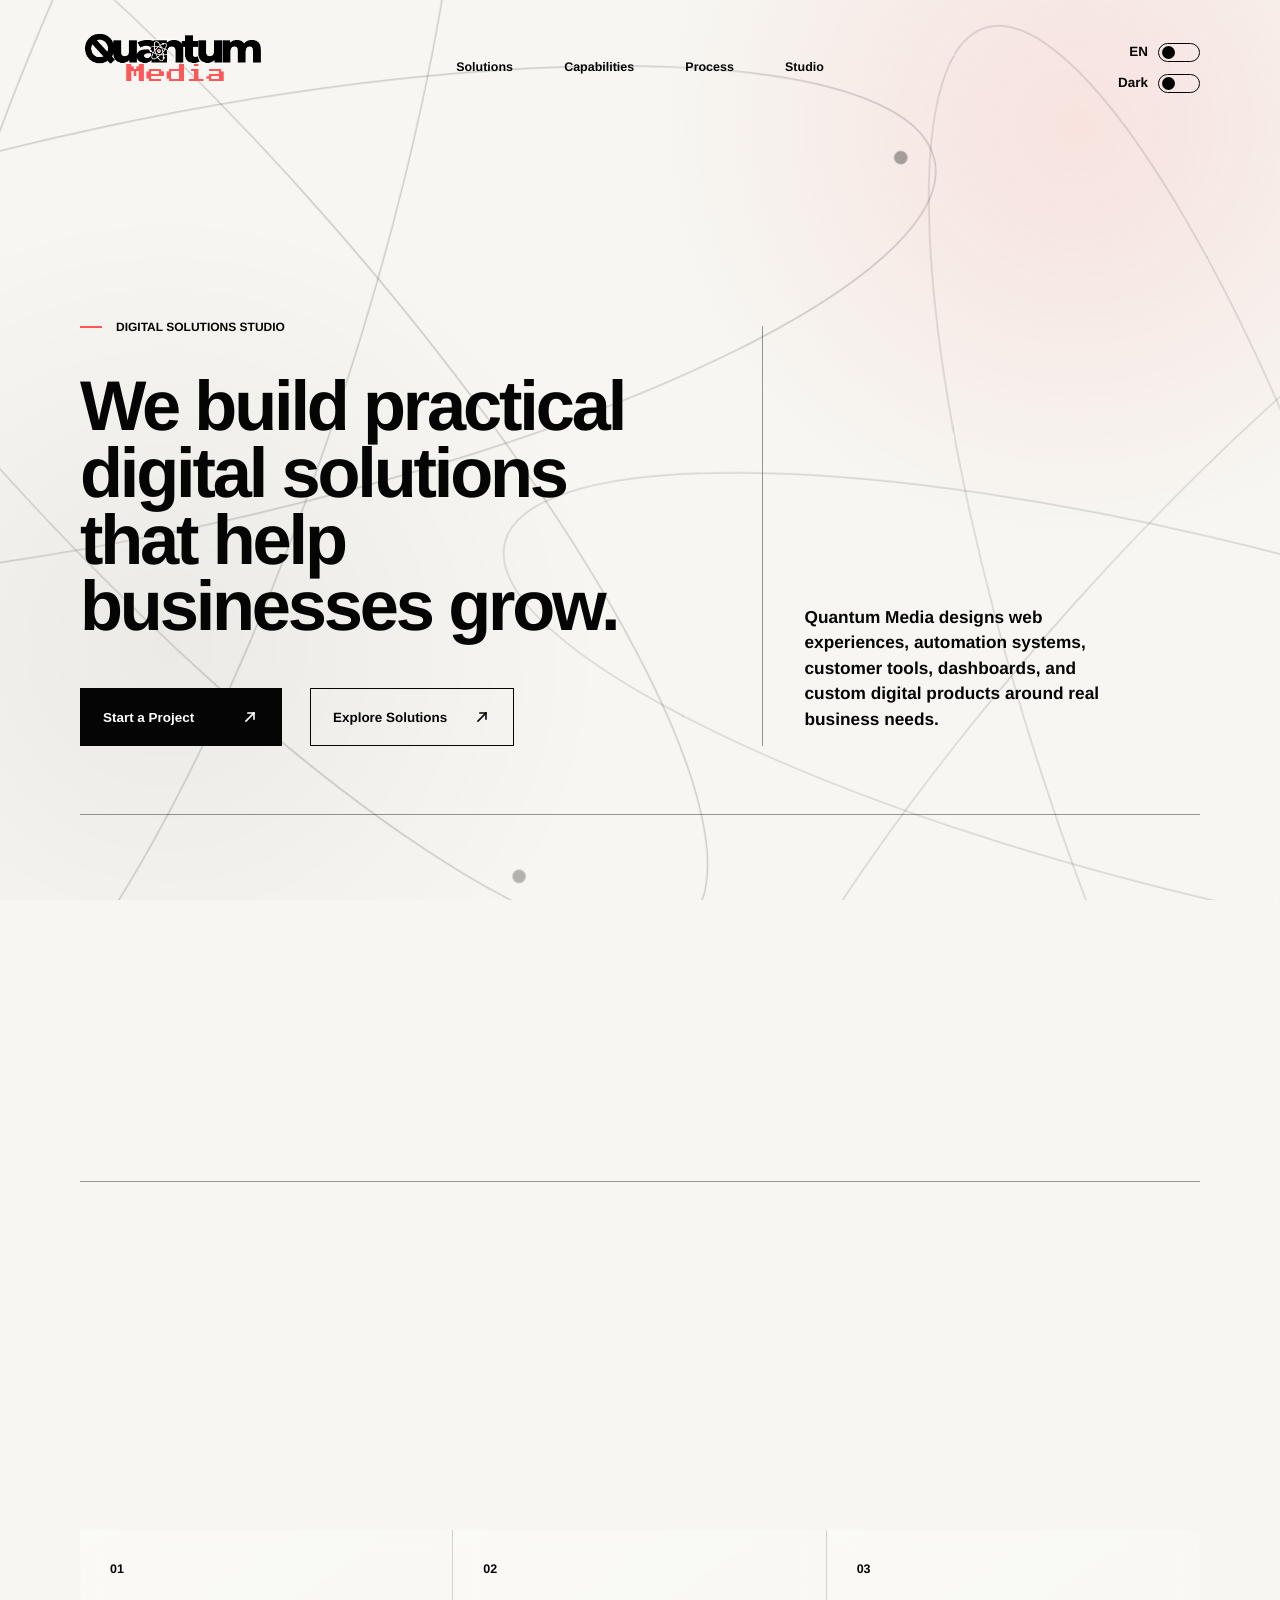
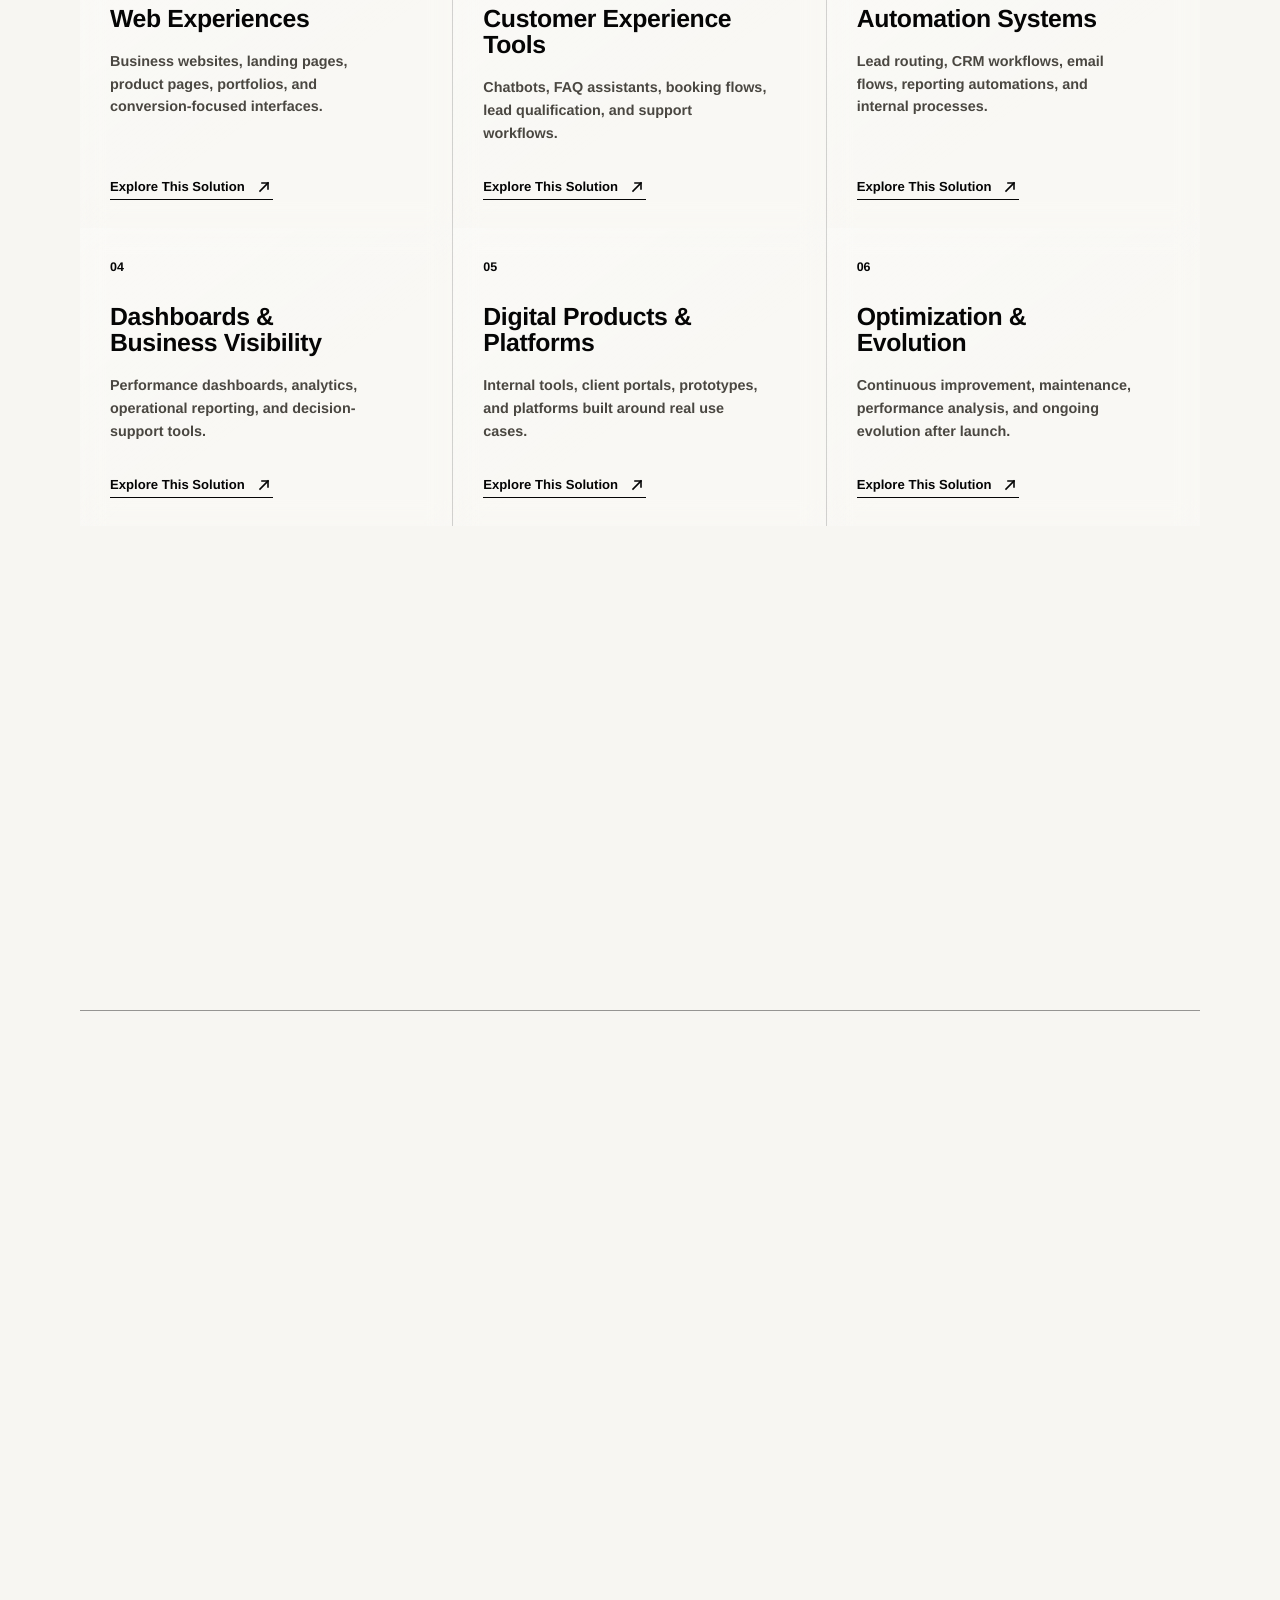
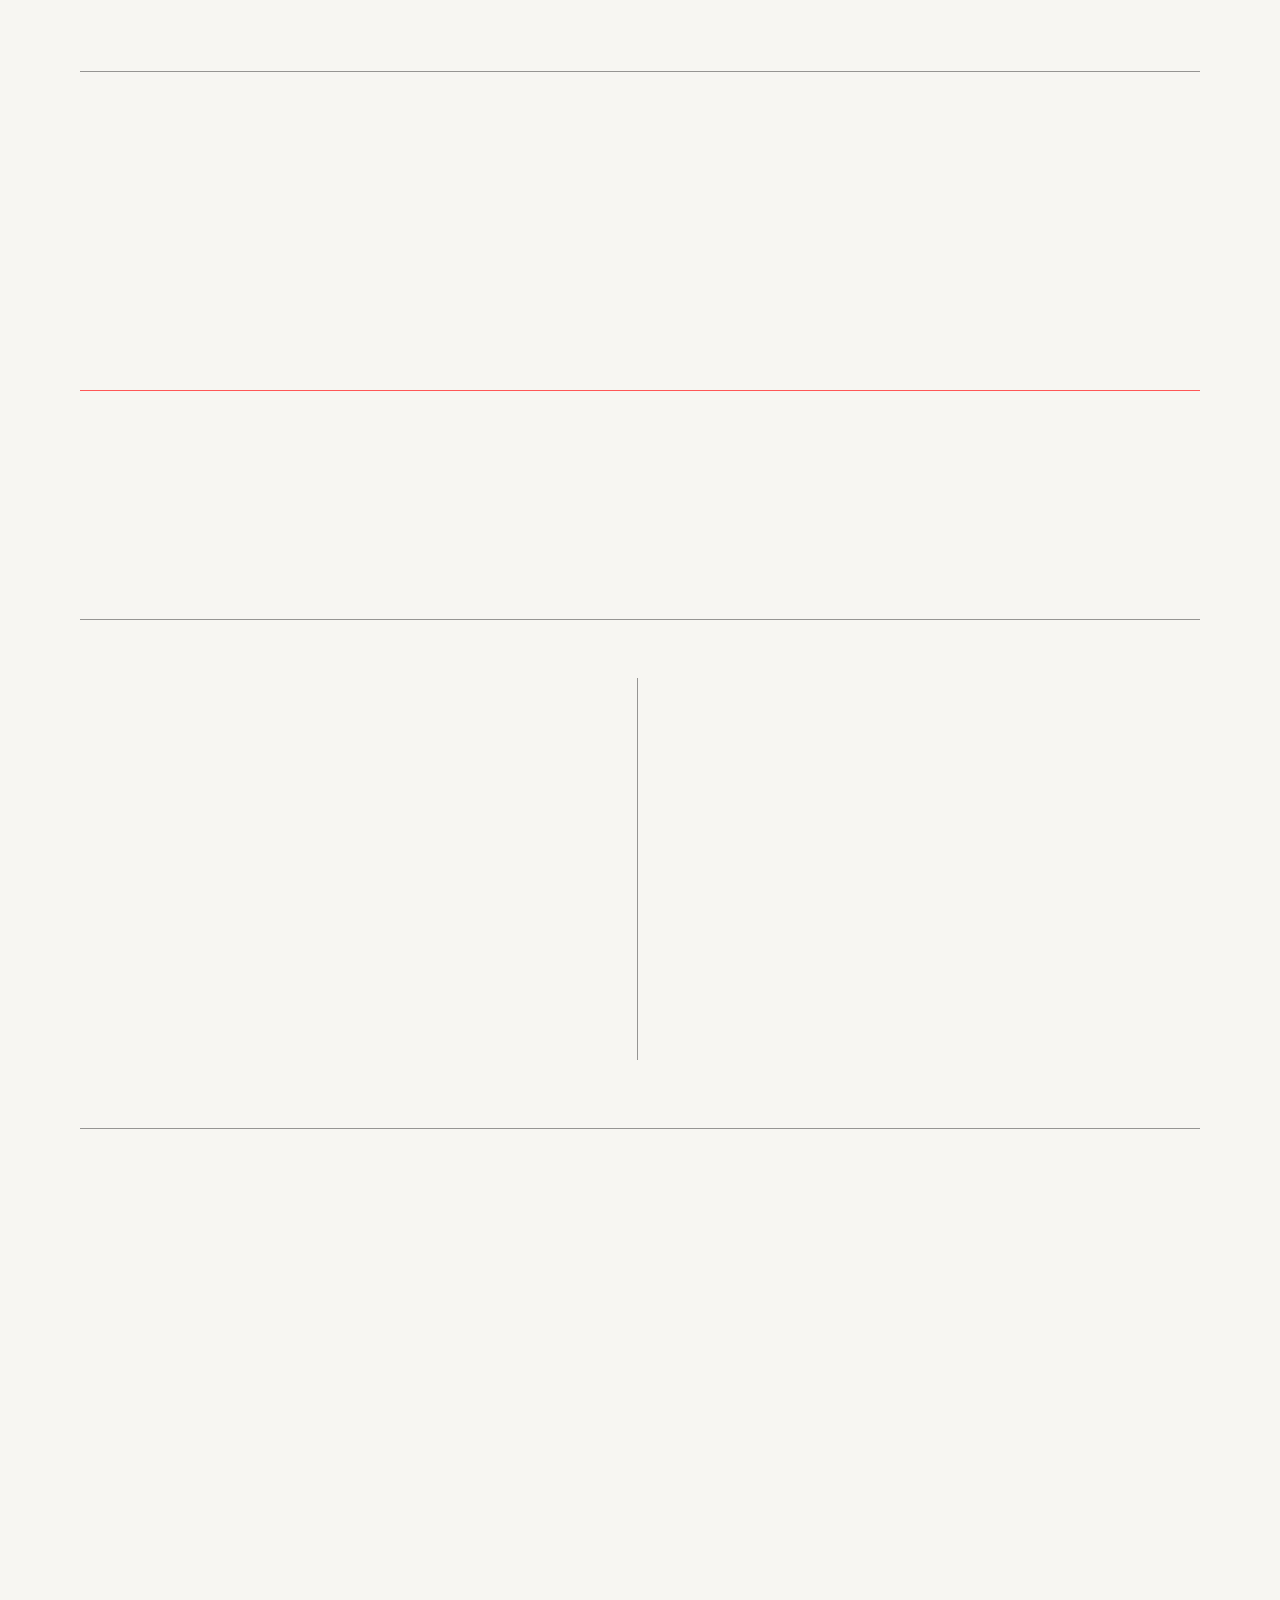
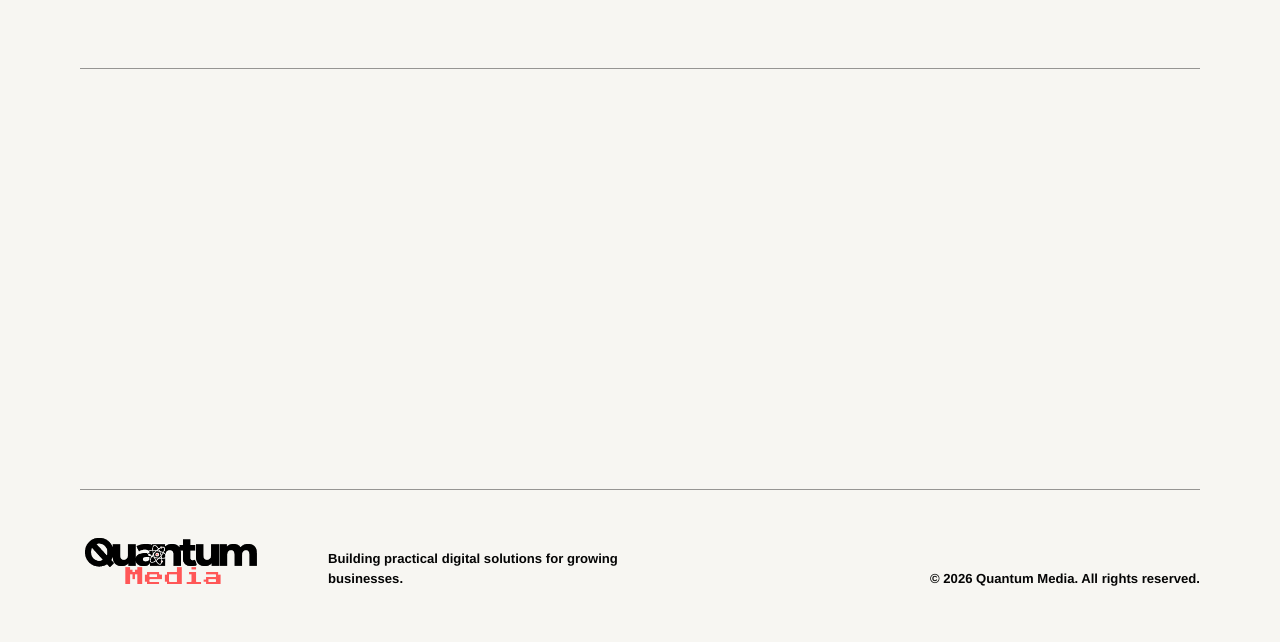
<file: index.html>
<!doctype html>
<html lang="en">
  <head>
    <meta charset="UTF-8" />
    <meta name="viewport" content="width=device-width, initial-scale=1.0" />
    <meta
      http-equiv="Content-Security-Policy"
      content="default-src 'self'; base-uri 'none'; object-src 'none'; frame-src 'none'; img-src 'self' data:; font-src 'self'; style-src 'self'; script-src 'self'; connect-src 'none'; media-src 'none'; worker-src 'none'; manifest-src 'self'; form-action https://formsubmit.co"
    />
    <meta name="referrer" content="no-referrer" />
    <title>Quantum Media | Digital Solutions Studio</title>
    <meta
      name="description"
      content="Quantum Media designs practical web experiences, automation systems, customer tools, dashboards, and custom digital products around real business needs."
      data-meta-description
    />
    <meta name="theme-color" content="#f7f6f2" data-theme-color />
    <meta name="robots" content="index, follow" />
    <link rel="canonical" href="https://patbehar.github.io/QuantumMedia/" />
    <meta property="og:type" content="website" />
    <meta property="og:url" content="https://patbehar.github.io/QuantumMedia/" />
    <meta property="og:title" content="Quantum Media | Digital Solutions Studio" data-og-title />
    <meta
      property="og:description"
      content="Practical digital solutions designed around real business needs."
      data-og-description
    />
    <meta property="og:image" content="https://patbehar.github.io/QuantumMedia/quantum-media-logo.png" />
    <meta property="og:site_name" content="Quantum Media" />
    <link rel="icon" href="favicon.png" />
    <link rel="stylesheet" href="styles.css?v=20260721-19" />
  </head>
  <body class="home-page">
    <a class="skip-link" href="#main" data-i18n="skip">Skip to content</a>

    <div class="ambient-orbits" aria-hidden="true" data-ambient-scene>
      <svg viewBox="0 0 1600 1000" preserveAspectRatio="xMidYMid slice" focusable="false">
        <g class="orbit-cluster orbit-cluster--primary">
          <ellipse cx="360" cy="390" rx="720" ry="184" transform="rotate(-12 360 390)"></ellipse>
          <ellipse cx="360" cy="390" rx="720" ry="184" transform="rotate(48 360 390)"></ellipse>
          <ellipse cx="360" cy="390" rx="720" ry="184" transform="rotate(-72 360 390)"></ellipse>
          <circle class="orbit-electron" cx="1034" cy="238" r="6"></circle>
          <circle class="orbit-electron orbit-electron--accent" cx="246" cy="-314" r="5"></circle>
        </g>
        <g class="orbit-cluster orbit-cluster--secondary">
          <ellipse cx="1310" cy="740" rx="650" ry="158" transform="rotate(14 1310 740)"></ellipse>
          <ellipse cx="1310" cy="740" rx="650" ry="158" transform="rotate(72 1310 740)"></ellipse>
          <ellipse cx="1310" cy="740" rx="650" ry="158" transform="rotate(-48 1310 740)"></ellipse>
          <circle class="orbit-electron" cx="692" cy="882" r="6"></circle>
          <circle class="orbit-electron orbit-electron--accent" cx="1458" cy="109" r="5"></circle>
        </g>
      </svg>
    </div>

    <header class="site-header" data-site-header>
      <a class="brand" href="#top" aria-label="Quantum Media home" data-i18n-aria="homeAria">
        <img
          src="quantum-media-logo.png"
          alt="Quantum Media"
          data-logo
          data-logo-light="quantum-media-logo.png"
          data-logo-dark="quantum-media-logo-dark.png"
        />
      </a>

      <button
        class="nav-toggle"
        type="button"
        aria-expanded="false"
        aria-controls="site-nav"
        aria-label="Open navigation"
        data-nav-toggle
        data-i18n-aria="openNav"
      >
        <span></span>
        <span></span>
      </button>

      <nav class="site-nav" id="site-nav" aria-label="Primary navigation" data-i18n-aria="navAria" data-nav>
        <a href="#solutions" data-i18n="navSolutions">Solutions</a>
        <a href="#capabilities" data-i18n="navCapabilities">Capabilities</a>
        <a href="#process" data-i18n="navProcess">Process</a>
        <a href="#studio" data-i18n="navStudio">Studio</a>
      </nav>

      <div class="utility-controls" role="group" aria-label="Site preferences" data-i18n-aria="preferencesAria">
        <label class="switch-row">
          <span data-language-label>EN</span>
          <input type="checkbox" aria-label="Switch language" data-i18n-aria="languageAria" data-language-toggle />
          <span class="switch" aria-hidden="true"><span></span></span>
        </label>
        <label class="switch-row">
          <span data-i18n="darkLabel">Dark</span>
          <input type="checkbox" aria-label="Toggle color mode" data-i18n-aria="themeAria" data-theme-toggle />
          <span class="switch" aria-hidden="true"><span></span></span>
        </label>
      </div>
    </header>

    <main id="main">
      <section class="hero" id="top" aria-labelledby="hero-title">
        <div class="page-shell hero-grid">
          <div class="hero-main">
            <p class="section-label" data-reveal="label">
              <span></span>
              <strong data-i18n="heroLabel">Digital Solutions Studio</strong>
            </p>
            <h1 id="hero-title" data-i18n="heroTitle" data-reveal="hero">
              We build practical digital solutions that help businesses grow.
            </h1>
            <div class="button-row" data-reveal="buttons">
              <button class="button button-primary" type="button" data-project-open>
                <span data-i18n="startProject">Start a Project</span>
                <span class="button-arrow" aria-hidden="true">
                  <svg viewBox="0 0 18 18" focusable="false">
                    <path d="M5 13L13 5"></path>
                    <path d="M7 5h6v6"></path>
                  </svg>
                </span>
              </button>
              <a class="button button-secondary" href="#solutions">
                <span data-i18n="exploreSolutions">Explore Solutions</span>
                <span class="button-arrow" aria-hidden="true">
                  <svg viewBox="0 0 18 18" focusable="false">
                    <path d="M5 13L13 5"></path>
                    <path d="M7 5h6v6"></path>
                  </svg>
                </span>
              </a>
            </div>
          </div>
          <aside class="hero-copy" data-reveal="copy">
            <p data-i18n="heroCopy">
              Quantum Media designs web experiences, automation systems, customer tools,
              dashboards, and custom digital products around real business needs.
            </p>
          </aside>
        </div>
      </section>

      <section class="section studio-section" id="studio" aria-labelledby="studio-title">
        <div class="page-shell split-grid studio-grid">
          <div>
            <p class="section-label" data-reveal="label">
              <span></span>
              <strong data-i18n="studioLabel">The Studio</strong>
            </p>
            <h2 id="studio-title" data-i18n="studioTitle" data-reveal="heading">
              A studio for practical digital solutions.
            </h2>
          </div>
          <div class="body-copy" data-reveal="copy">
            <p data-i18n="studioCopyOne">
              Every business challenge is different. Some solutions begin with a proven
              foundation. Others are designed from scratch around the customer, workflow, and
              growth opportunity.
            </p>
            <p data-i18n="studioCopyTwo">
              The goal is simple: build technology that teams can use, maintain, and improve.
            </p>
          </div>
        </div>
      </section>

      <section
        class="section solutions-section"
        id="solutions"
        aria-labelledby="solutions-title"
      >
        <div class="page-shell">
          <div class="split-grid section-intro">
            <div>
              <p class="section-label" data-reveal="label">
                <span></span>
                <strong data-i18n="solutionsLabel">What We Build</strong>
              </p>
              <h2 id="solutions-title" data-i18n="solutionsTitle" data-reveal="heading">
                Digital solutions designed around real business needs.
              </h2>
            </div>
            <p class="intro-copy" data-i18n="solutionsIntro" data-reveal="copy">
              We combine strategy, design, technology, and continuous improvement to create
              systems that businesses can actually use.
            </p>
          </div>

          <div class="solutions-grid">
            <article class="solution-item" data-reveal="item">
              <div class="solution-meta"><span>01</span><i></i></div>
              <h3 data-i18n="solutionOneTitle">Web Experiences</h3>
              <p data-i18n="solutionOneCopy">
                Business websites, landing pages, product pages, portfolios, and
                conversion-focused interfaces.
              </p>
              <a href="solutions/web-experiences.html">
                <span data-i18n="exploreSolution">Explore This Solution</span>
                <svg viewBox="0 0 18 18" aria-hidden="true" focusable="false">
                  <path d="M5 13L13 5"></path><path d="M7 5h6v6"></path>
                </svg>
              </a>
            </article>
            <article class="solution-item" data-reveal="item">
              <div class="solution-meta"><span>02</span><i></i></div>
              <h3 data-i18n="solutionTwoTitle">Customer Experience Tools</h3>
              <p data-i18n="solutionTwoCopy">
                Chatbots, FAQ assistants, booking flows, lead qualification, and support
                workflows.
              </p>
              <a href="solutions/customer-experience-tools.html">
                <span data-i18n="exploreSolution">Explore This Solution</span>
                <svg viewBox="0 0 18 18" aria-hidden="true" focusable="false">
                  <path d="M5 13L13 5"></path><path d="M7 5h6v6"></path>
                </svg>
              </a>
            </article>
            <article class="solution-item" data-reveal="item">
              <div class="solution-meta"><span>03</span><i></i></div>
              <h3 data-i18n="solutionThreeTitle">Automation Systems</h3>
              <p data-i18n="solutionThreeCopy">
                Lead routing, CRM workflows, email flows, reporting automations, and internal
                processes.
              </p>
              <a href="solutions/automation-systems.html">
                <span data-i18n="exploreSolution">Explore This Solution</span>
                <svg viewBox="0 0 18 18" aria-hidden="true" focusable="false">
                  <path d="M5 13L13 5"></path><path d="M7 5h6v6"></path>
                </svg>
              </a>
            </article>
            <article class="solution-item" data-reveal="item">
              <div class="solution-meta"><span>04</span><i></i></div>
              <h3 data-i18n="solutionFourTitle">Dashboards &amp; Business Visibility</h3>
              <p data-i18n="solutionFourCopy">
                Performance dashboards, analytics, operational reporting, and decision-support
                tools.
              </p>
              <a href="solutions/dashboards-business-visibility.html">
                <span data-i18n="exploreSolution">Explore This Solution</span>
                <svg viewBox="0 0 18 18" aria-hidden="true" focusable="false">
                  <path d="M5 13L13 5"></path><path d="M7 5h6v6"></path>
                </svg>
              </a>
            </article>
            <article class="solution-item" data-reveal="item">
              <div class="solution-meta"><span>05</span><i></i></div>
              <h3 data-i18n="solutionFiveTitle">Digital Products &amp; Platforms</h3>
              <p data-i18n="solutionFiveCopy">
                Internal tools, client portals, prototypes, and platforms built around real use
                cases.
              </p>
              <a href="solutions/digital-products-platforms.html">
                <span data-i18n="exploreSolution">Explore This Solution</span>
                <svg viewBox="0 0 18 18" aria-hidden="true" focusable="false">
                  <path d="M5 13L13 5"></path><path d="M7 5h6v6"></path>
                </svg>
              </a>
            </article>
            <article class="solution-item" data-reveal="item">
              <div class="solution-meta"><span>06</span><i></i></div>
              <h3 data-i18n="solutionSixTitle">Optimization &amp; Evolution</h3>
              <p data-i18n="solutionSixCopy">
                Continuous improvement, maintenance, performance analysis, and ongoing evolution
                after launch.
              </p>
              <a href="solutions/optimization-evolution.html">
                <span data-i18n="exploreSolution">Explore This Solution</span>
                <svg viewBox="0 0 18 18" aria-hidden="true" focusable="false">
                  <path d="M5 13L13 5"></path><path d="M7 5h6v6"></path>
                </svg>
              </a>
            </article>
          </div>
        </div>
      </section>

      <section class="section ways-section" aria-labelledby="ways-title">
        <div class="page-shell ways-grid">
          <div class="ways-intro">
            <p class="section-label" data-reveal="label">
              <span></span>
              <strong data-i18n="waysLabel">Ways to Build</strong>
            </p>
            <h2 id="ways-title" data-i18n="waysTitle" data-reveal="heading">
              Start from a proven foundation. Or build something new.
            </h2>
            <button class="button button-secondary" type="button" data-project-open data-reveal="buttons">
              <span data-i18n="discussSolution">Discuss a Solution</span>
              <span class="button-arrow" aria-hidden="true">
                <svg viewBox="0 0 18 18" focusable="false">
                  <path d="M5 13L13 5"></path><path d="M7 5h6v6"></path>
                </svg>
              </span>
            </button>
          </div>
          <article class="way-item" data-reveal="item">
            <span>01</span>
            <h3 data-i18n="adaptTitle">Adapt a Foundation</h3>
            <i></i>
            <p data-i18n="adaptCopy">
              Start with a tested structure and shape it around your brand, industry, workflow,
              and customer journey.
            </p>
          </article>
          <article class="way-item" data-reveal="item">
            <span>02</span>
            <h3 data-i18n="customTitle">Build Something Custom</h3>
            <i></i>
            <p data-i18n="customCopy">
              Design a new digital solution from scratch around a specific business challenge.
            </p>
          </article>
        </div>
      </section>

      <section class="section capabilities-section" id="capabilities" aria-labelledby="capabilities-title">
        <div class="page-shell capabilities-grid">
          <div class="capabilities-intro">
            <p class="section-label" data-reveal="label">
              <span></span>
              <strong data-i18n="capabilitiesLabel">Studio Capabilities</strong>
            </p>
            <h2 id="capabilities-title" data-i18n="capabilitiesTitle" data-reveal="heading">
              The disciplines behind every solution.
            </h2>
            <p data-i18n="capabilitiesIntro" data-reveal="copy">
              Strong digital systems require more than code. We connect business context,
              customer experience, operations, and technology.
            </p>
          </div>
          <ol class="capability-list">
            <li data-reveal="row">
              <span>01</span><h3 data-i18n="capabilityOneTitle">Strategy &amp; Discovery</h3>
              <p data-i18n="capabilityOneCopy">
                Business context, customers, operations, priorities, and the opportunity worth
                pursuing.
              </p>
              <svg viewBox="0 0 18 18" aria-hidden="true" focusable="false">
                <path d="M5 13L13 5"></path><path d="M7 5h6v6"></path>
              </svg>
            </li>
            <li data-reveal="row">
              <span>02</span><h3 data-i18n="capabilityTwoTitle">Experience Design</h3>
              <p data-i18n="capabilityTwoCopy">
                Content, journeys, interfaces, and interactions shaped around real people and
                tasks.
              </p>
              <svg viewBox="0 0 18 18" aria-hidden="true" focusable="false">
                <path d="M5 13L13 5"></path><path d="M7 5h6v6"></path>
              </svg>
            </li>
            <li data-reveal="row">
              <span>03</span><h3 data-i18n="capabilityThreeTitle">Systems &amp; Automation</h3>
              <p data-i18n="capabilityThreeCopy">
                Connected workflows, integrations, and AI-enabled processes when they create
                practical value.
              </p>
              <svg viewBox="0 0 18 18" aria-hidden="true" focusable="false">
                <path d="M5 13L13 5"></path><path d="M7 5h6v6"></path>
              </svg>
            </li>
            <li data-reveal="row">
              <span>04</span><h3 data-i18n="capabilityFourTitle">Build &amp; Launch</h3>
              <p data-i18n="capabilityFourCopy">
                Responsive websites, prototypes, internal tools, and digital platforms ready for
                real use.
              </p>
              <svg viewBox="0 0 18 18" aria-hidden="true" focusable="false">
                <path d="M5 13L13 5"></path><path d="M7 5h6v6"></path>
              </svg>
            </li>
            <li data-reveal="row">
              <span>05</span><h3 data-i18n="capabilityFiveTitle">Measurement &amp; Improvement</h3>
              <p data-i18n="capabilityFiveCopy">
                Analytics, visibility, iteration, and continuous optimization after launch.
              </p>
              <svg viewBox="0 0 18 18" aria-hidden="true" focusable="false">
                <path d="M5 13L13 5"></path><path d="M7 5h6v6"></path>
              </svg>
            </li>
          </ol>
        </div>
      </section>

      <section
        class="section process-section"
        id="process"
        aria-labelledby="process-title"
        data-process-story
      >
        <div class="page-shell">
          <p class="section-label" data-reveal="label">
            <span></span>
            <strong data-i18n="processLabel">How We Build</strong>
          </p>
          <h2 id="process-title" data-i18n="processTitle" data-reveal="heading">
            From business challenge to working solution.
          </h2>
          <ol class="process-timeline" data-process-timeline>
            <li data-reveal="step" data-process-step="0">
              <span>01</span><h3 data-i18n="discoverTitle">Discover</h3>
              <p data-i18n="discoverCopy">
                Understand the business, customer, workflow, and growth opportunity.
              </p>
            </li>
            <li data-reveal="step" data-process-step="1">
              <span>02</span><h3 data-i18n="designTitle">Design</h3>
              <p data-i18n="designCopy">Shape the solution around the real use case.</p>
            </li>
            <li data-reveal="step" data-process-step="2">
              <span>03</span><h3 data-i18n="buildTitle">Build</h3>
              <p data-i18n="buildCopy">
                Create the experience, system, dashboard, or product.
              </p>
            </li>
            <li data-reveal="step" data-process-step="3">
              <span>04</span><h3 data-i18n="launchTitle">Launch</h3>
              <p data-i18n="launchCopy">Deploy, test, and make it usable for real teams.</p>
            </li>
            <li data-reveal="step" data-process-step="4">
              <span>05</span><h3 data-i18n="improveTitle">Improve</h3>
              <p data-i18n="improveCopy">Measure, learn, and keep refining over time.</p>
            </li>
          </ol>
        </div>
      </section>

      <section class="section philosophy-section" id="philosophy" aria-labelledby="philosophy-title">
        <div class="page-shell philosophy-grid">
          <div>
            <p class="section-label" data-reveal="label">
              <span></span>
              <strong data-i18n="philosophyLabel">Studio Philosophy</strong>
            </p>
            <h2 id="philosophy-title" data-i18n="philosophyTitle" data-reveal="heading">
              Built to be useful, not just impressive.
            </h2>
            <p class="philosophy-copy" data-i18n="philosophyCopy" data-reveal="copy">
              Quantum Media builds practical technology that supports business growth. We do not
              chase trends for their own sake. We create solutions that real teams can use,
              maintain, and improve.
            </p>
          </div>
          <ol class="principle-list">
            <li data-reveal="item"><span>01</span><strong data-i18n="principleOne">Business first.</strong><i></i></li>
            <li data-reveal="item"><span>02</span><strong data-i18n="principleTwo">Simple systems.</strong><i></i></li>
            <li data-reveal="item"><span>03</span><strong data-i18n="principleThree">Practical technology.</strong><i></i></li>
            <li data-reveal="item"><span>04</span><strong data-i18n="principleFour">Built for real teams.</strong><i></i></li>
            <li data-reveal="item"><span>05</span><strong data-i18n="principleFive">Improved over time.</strong><i></i></li>
            <li data-reveal="item"><span>06</span><strong data-i18n="principleSix">AI when it helps.</strong><i></i></li>
          </ol>
        </div>
      </section>

      <section class="section showcase-section" aria-labelledby="showcase-title" data-showcase-section>
        <div class="page-shell">
          <p class="section-label" data-reveal="label">
            <span></span>
            <strong id="showcase-title" data-i18n="showcaseLabel">60-second break</strong>
          </p>
          <div class="showcase-experience" aria-label="Quantum Media interactive showcase" data-i18n-aria="showcaseAria" data-reveal="game" data-showcase-experience>
            <button
              class="showcase-close"
              type="button"
              aria-label="Close expanded game"
              data-i18n-aria="collapseGameAria"
              data-showcase-collapse
              hidden
            >
              <svg viewBox="0 0 20 20" aria-hidden="true" focusable="false">
                <path d="M4 4l12 12"></path>
                <path d="M16 4L4 16"></path>
              </svg>
              <strong data-i18n="collapseGame">Close game</strong>
            </button>
            <div class="showcase-stage" id="showcase-stage">
              <span class="showcase-score" aria-live="polite" data-showcase-score>Score 0 · Level 1</span>
              <canvas
                width="1120"
                height="360"
                role="button"
                aria-label="Play the origami bird game. Tap, press Space, or use Arrow Up to fly."
                aria-describedby="showcase-instructions"
                data-i18n-aria="gameAria"
                data-showcase-canvas
              ></canvas>
            </div>
            <p class="sr-only" id="showcase-instructions" data-i18n="showcaseInstructions">
              Tap, press Space, or use Arrow Up to help the bird fly.
            </p>
            <p class="showcase-caption" data-i18n="showcaseCaption">
              A small digital experience by Quantum Media.
            </p>
            <div class="showcase-actions">
              <button
                class="showcase-expand"
                type="button"
                aria-controls="showcase-stage"
                aria-expanded="false"
                data-showcase-expand
              >
                <span data-i18n="expandGame">Expand game</span>
                <svg viewBox="0 0 20 20" aria-hidden="true" focusable="false">
                  <path d="M3.5 8V3.5H8"></path>
                  <path d="M12 3.5h4.5V8"></path>
                  <path d="M16.5 12v4.5H12"></path>
                  <path d="M8 16.5H3.5V12"></path>
                </svg>
              </button>
            </div>
          </div>
        </div>
      </section>

      <section class="section contact-section" id="contact" aria-labelledby="contact-title">
        <div class="page-shell contact-grid">
          <div>
            <p class="section-label" data-reveal="label">
              <span></span>
              <strong data-i18n="readyLabel">Ready to Build?</strong>
            </p>
            <h2 id="contact-title" data-i18n="contactTitle" data-reveal="heading">
              Have a business challenge worth solving?
            </h2>
            <p data-i18n="contactCopy" data-reveal="copy">
              Let’s design a practical digital solution that addresses the real need.
            </p>
          </div>
          <div class="contact-actions" data-reveal="buttons">
            <button class="button button-primary" type="button" data-project-open>
              <span data-i18n="startProject">Start a Project</span>
              <span class="button-arrow" aria-hidden="true">
                <svg viewBox="0 0 18 18" focusable="false">
                  <path d="M5 13L13 5"></path><path d="M7 5h6v6"></path>
                </svg>
              </span>
            </button>
            <a class="button button-secondary" href="#solutions">
              <span data-i18n="exploreSolutions">Explore Solutions</span>
              <span class="button-arrow" aria-hidden="true">
                <svg viewBox="0 0 18 18" focusable="false">
                  <path d="M5 13L13 5"></path><path d="M7 5h6v6"></path>
                </svg>
              </span>
            </a>
          </div>
        </div>
      </section>
    </main>

    <footer class="site-footer">
      <div class="page-shell footer-grid">
        <a class="footer-logo" href="#top" aria-label="Quantum Media home" data-i18n-aria="homeAria">
          <img
            src="quantum-media-logo.png"
            alt="Quantum Media"
            data-footer-logo
            data-logo-light="quantum-media-logo.png"
            data-logo-dark="quantum-media-logo-dark.png"
          />
        </a>
        <p data-i18n="tagline">Building practical digital solutions for growing businesses.</p>
        <p data-i18n="copyright">&copy; 2026 Quantum Media. All rights reserved.</p>
      </div>
    </footer>

    <div class="project-modal" aria-hidden="true" inert data-project-modal>
      <button
        class="project-modal__backdrop"
        type="button"
        aria-label="Close contact form"
        data-project-close
        data-i18n-aria="modalClose"
      ></button>
      <section class="project-dialog" role="dialog" aria-modal="true" aria-labelledby="project-modal-title">
        <button
          class="project-close"
          type="button"
          aria-label="Close contact form"
          data-project-close
          data-i18n-aria="modalClose"
        >
          <span></span><span></span>
        </button>
        <p class="section-label"><span></span><strong data-i18n="modalLabel">Start a Project</strong></p>
        <h2 id="project-modal-title" data-i18n="modalTitle">Tell us about your project.</h2>

        <form
          class="project-form"
          action="https://formsubmit.co/9a969be452af88b356e35ab52f0e30ea"
          method="post"
          accept-charset="UTF-8"
          data-project-form
        >
          <input type="hidden" name="_subject" value="New Quantum Media project inquiry" />
          <input type="hidden" name="_template" value="table" />
          <input type="hidden" name="_next" value="https://patbehar.github.io/QuantumMedia/thanks.html" />
          <input type="hidden" name="_url" value="https://patbehar.github.io/QuantumMedia/" />
          <input type="hidden" name="source-page" value="home" />
          <input class="form-honey" type="text" name="_honey" tabindex="-1" autocomplete="off" aria-hidden="true" />
          <div class="form-grid">
            <label><span data-i18n="firstNameLabel">First Name</span><input type="text" name="first-name" autocomplete="given-name" maxlength="80" required /></label>
            <label><span data-i18n="lastNameLabel">Last Name</span><input type="text" name="last-name" autocomplete="family-name" maxlength="80" required /></label>
            <label><span data-i18n="companyLabel">Company</span><input type="text" name="company" autocomplete="organization" maxlength="120" required /></label>
            <label><span data-i18n="businessEmailLabel">Business Email</span><input type="email" name="email" autocomplete="email" maxlength="254" required /></label>
            <label><span data-i18n="phoneLabel">Phone (optional)</span><input type="tel" name="phone" autocomplete="tel" maxlength="32" /></label>
            <label><span data-i18n="websiteLabel">Website (optional)</span><input type="url" name="website" autocomplete="url" maxlength="300" /></label>
            <label>
              <span data-i18n="projectTypeLabel">Solution Type</span>
              <select name="project-type" required>
                <option value="" data-i18n="selectPlaceholder">Select one</option>
                <option value="web" data-i18n="projectTypeWeb">Web Experience</option>
                <option value="cx" data-i18n="projectTypeCx">Customer Experience Tool</option>
                <option value="automation" data-i18n="projectTypeAutomation">Automation System</option>
                <option value="dashboard" data-i18n="projectTypeDashboard">Dashboard &amp; Visibility</option>
                <option value="product" data-i18n="projectTypeProduct">Digital Product or Platform</option>
                <option value="optimization" data-i18n="projectTypeOptimization">Optimization &amp; Evolution</option>
              </select>
            </label>
            <label>
              <span data-i18n="budgetLabel">Estimated Budget</span>
              <select name="budget" required>
                <option value="" data-i18n="selectPlaceholder">Select one</option>
                <option value="under-5k" data-i18n="budgetOne">Under $5,000</option>
                <option value="5k-10k" data-i18n="budgetTwo">$5,000 - $10,000</option>
                <option value="10k-25k" data-i18n="budgetThree">$10,000 - $25,000</option>
                <option value="25k-plus" data-i18n="budgetFour">$25,000+</option>
                <option value="not-sure" data-i18n="budgetFive">Not sure yet</option>
              </select>
            </label>
            <label class="form-full">
              <span data-i18n="projectDetailsLabel">Tell us about the business need</span>
              <textarea name="project-details" rows="5" maxlength="3000" required></textarea>
            </label>
          </div>
          <div class="form-actions">
            <button class="button button-primary" type="submit">
              <span data-i18n="submitProject">Submit</span>
              <span class="button-arrow" aria-hidden="true">
                <svg viewBox="0 0 18 18" focusable="false">
                  <path d="M5 13L13 5"></path><path d="M7 5h6v6"></path>
                </svg>
              </span>
            </button>
            <p class="form-note">
              <span data-i18n="formPrivacy">By submitting, you agree that Quantum Media may use these details to respond to your inquiry.</span>
              <a href="privacy.html" data-i18n="privacyLink">Privacy details</a>
            </p>
          </div>
        </form>
      </section>
    </div>

    <script src="script.js?v=20260721-19"></script>
  </body>
</html>
</file>
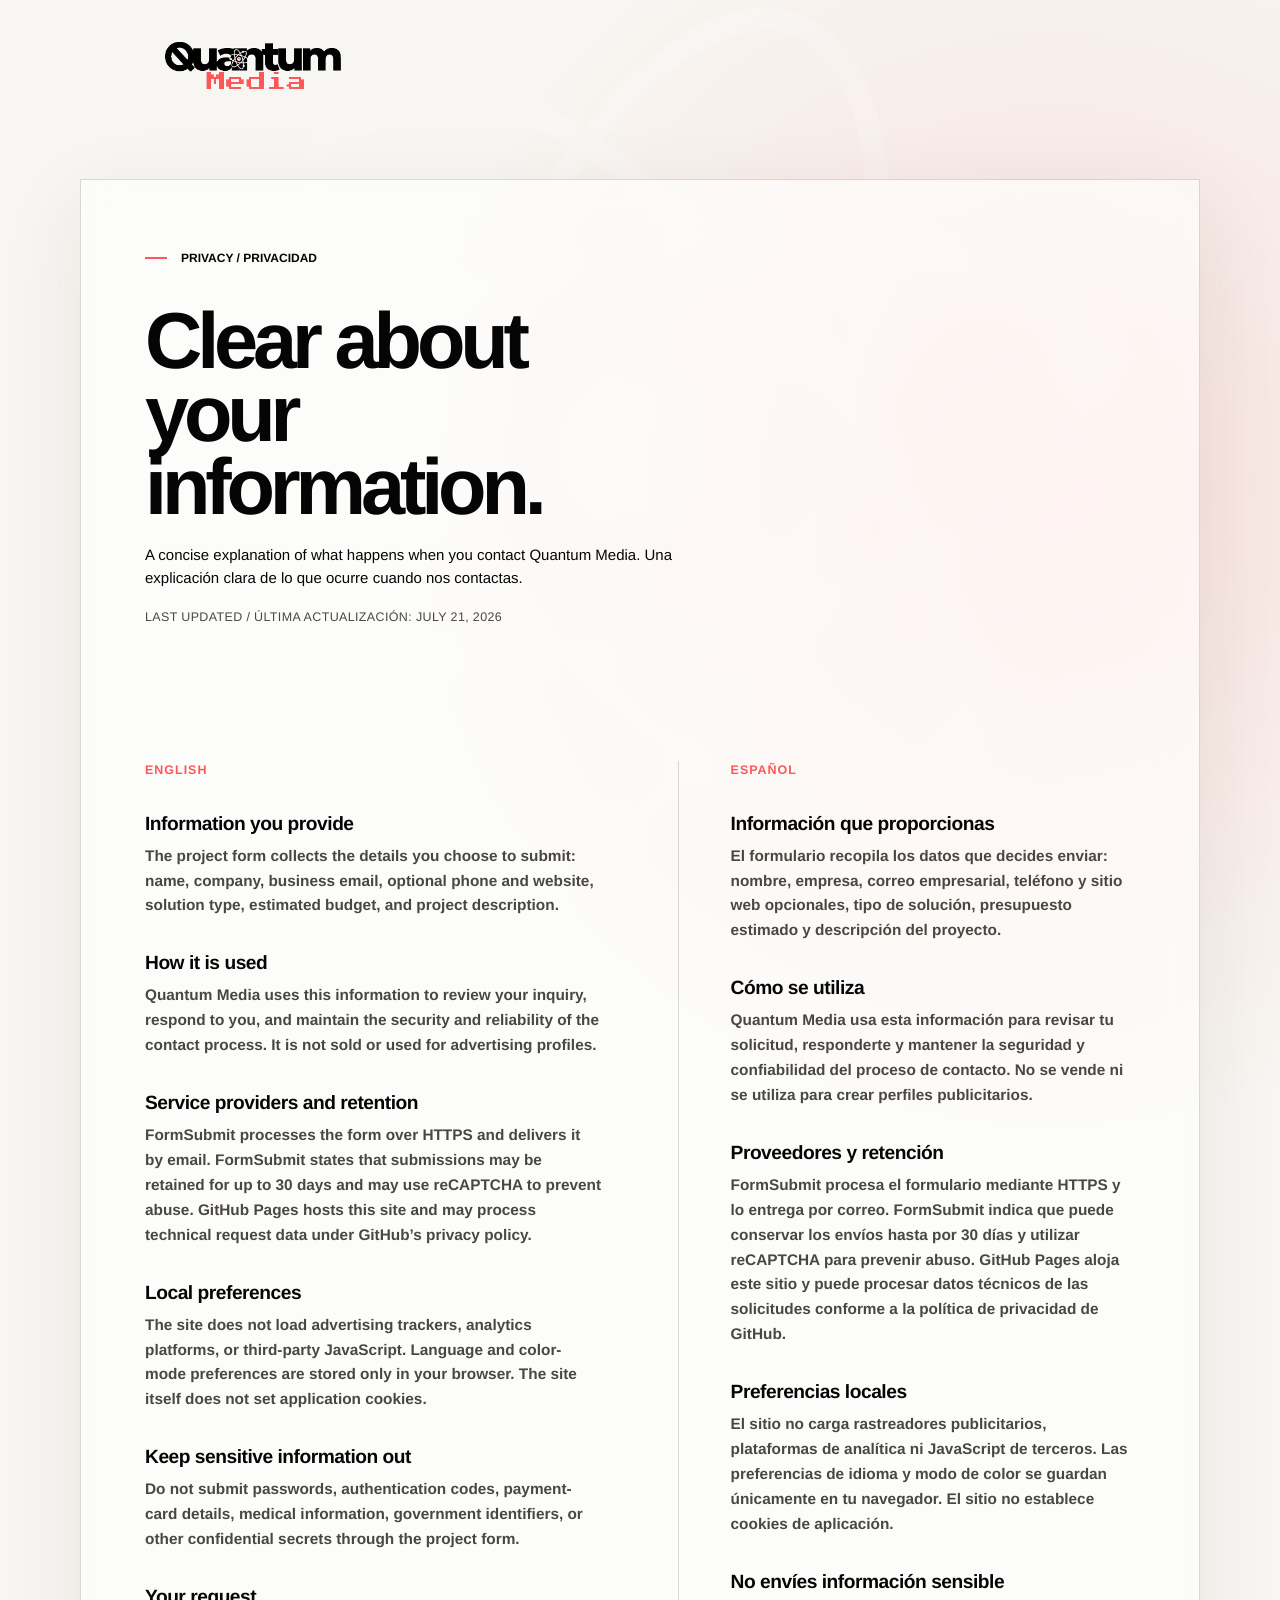
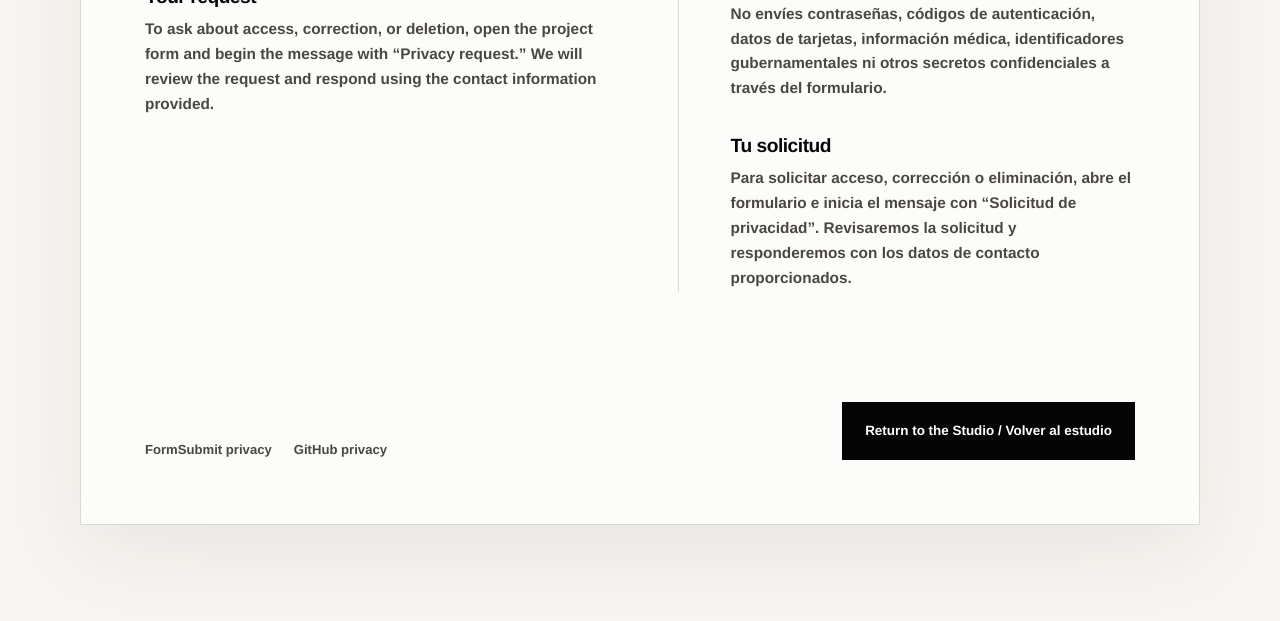
<file: privacy.html>
<!doctype html>
<html lang="en">
  <head>
    <meta charset="UTF-8" />
    <meta name="viewport" content="width=device-width, initial-scale=1.0" />
    <meta
      http-equiv="Content-Security-Policy"
      content="default-src 'self'; base-uri 'none'; object-src 'none'; frame-src 'none'; img-src 'self' data:; font-src 'self'; style-src 'self'; script-src 'none'; connect-src 'none'; media-src 'none'; worker-src 'none'; manifest-src 'self'; form-action 'none'"
    />
    <meta name="referrer" content="no-referrer" />
    <meta name="robots" content="index, follow" />
    <meta name="theme-color" content="#f7f6f2" />
    <title>Privacy | Quantum Media</title>
    <meta
      name="description"
      content="How Quantum Media handles information submitted through its project inquiry form."
    />
    <link rel="canonical" href="https://patbehar.github.io/QuantumMedia/privacy.html" />
    <link rel="icon" href="favicon.png" />
    <link rel="stylesheet" href="styles.css?v=20260721-15" />
  </head>
  <body class="standalone-page privacy-page">
    <a class="skip-link" href="#main">Skip to content / Saltar al contenido</a>
    <main class="standalone-main privacy-main" id="main">
      <a class="brand standalone-brand" href="index.html#top" aria-label="Quantum Media home">
        <img src="quantum-media-logo.png" alt="Quantum Media" />
      </a>

      <article class="standalone-card privacy-card">
        <header class="privacy-header">
          <p class="section-label"><span></span><strong>Privacy / Privacidad</strong></p>
          <h1>Clear about your information.</h1>
          <p class="privacy-lead">
            A concise explanation of what happens when you contact Quantum Media. Una explicación clara de lo que ocurre cuando nos contactas.
          </p>
          <p class="privacy-updated">Last updated / Última actualización: July 21, 2026</p>
        </header>

        <div class="privacy-grid">
          <section class="privacy-language" lang="en" aria-labelledby="privacy-en">
            <p class="privacy-language-label" id="privacy-en">English</p>

            <section class="privacy-section">
              <h2>Information you provide</h2>
              <p>
                The project form collects the details you choose to submit: name, company, business email, optional phone and website, solution type, estimated budget, and project description.
              </p>
            </section>

            <section class="privacy-section">
              <h2>How it is used</h2>
              <p>
                Quantum Media uses this information to review your inquiry, respond to you, and maintain the security and reliability of the contact process. It is not sold or used for advertising profiles.
              </p>
            </section>

            <section class="privacy-section">
              <h2>Service providers and retention</h2>
              <p>
                FormSubmit processes the form over HTTPS and delivers it by email. FormSubmit states that submissions may be retained for up to 30 days and may use reCAPTCHA to prevent abuse. GitHub Pages hosts this site and may process technical request data under GitHub’s privacy policy.
              </p>
            </section>

            <section class="privacy-section">
              <h2>Local preferences</h2>
              <p>
                The site does not load advertising trackers, analytics platforms, or third-party JavaScript. Language and color-mode preferences are stored only in your browser. The site itself does not set application cookies.
              </p>
            </section>

            <section class="privacy-section">
              <h2>Keep sensitive information out</h2>
              <p>
                Do not submit passwords, authentication codes, payment-card details, medical information, government identifiers, or other confidential secrets through the project form.
              </p>
            </section>

            <section class="privacy-section">
              <h2>Your request</h2>
              <p>
                To ask about access, correction, or deletion, open the project form and begin the message with “Privacy request.” We will review the request and respond using the contact information provided.
              </p>
            </section>
          </section>

          <section class="privacy-language" lang="es" aria-labelledby="privacy-es">
            <p class="privacy-language-label" id="privacy-es">Español</p>

            <section class="privacy-section">
              <h2>Información que proporcionas</h2>
              <p>
                El formulario recopila los datos que decides enviar: nombre, empresa, correo empresarial, teléfono y sitio web opcionales, tipo de solución, presupuesto estimado y descripción del proyecto.
              </p>
            </section>

            <section class="privacy-section">
              <h2>Cómo se utiliza</h2>
              <p>
                Quantum Media usa esta información para revisar tu solicitud, responderte y mantener la seguridad y confiabilidad del proceso de contacto. No se vende ni se utiliza para crear perfiles publicitarios.
              </p>
            </section>

            <section class="privacy-section">
              <h2>Proveedores y retención</h2>
              <p>
                FormSubmit procesa el formulario mediante HTTPS y lo entrega por correo. FormSubmit indica que puede conservar los envíos hasta por 30 días y utilizar reCAPTCHA para prevenir abuso. GitHub Pages aloja este sitio y puede procesar datos técnicos de las solicitudes conforme a la política de privacidad de GitHub.
              </p>
            </section>

            <section class="privacy-section">
              <h2>Preferencias locales</h2>
              <p>
                El sitio no carga rastreadores publicitarios, plataformas de analítica ni JavaScript de terceros. Las preferencias de idioma y modo de color se guardan únicamente en tu navegador. El sitio no establece cookies de aplicación.
              </p>
            </section>

            <section class="privacy-section">
              <h2>No envíes información sensible</h2>
              <p>
                No envíes contraseñas, códigos de autenticación, datos de tarjetas, información médica, identificadores gubernamentales ni otros secretos confidenciales a través del formulario.
              </p>
            </section>

            <section class="privacy-section">
              <h2>Tu solicitud</h2>
              <p>
                Para solicitar acceso, corrección o eliminación, abre el formulario e inicia el mensaje con “Solicitud de privacidad”. Revisaremos la solicitud y responderemos con los datos de contacto proporcionados.
              </p>
            </section>
          </section>
        </div>

        <footer class="privacy-footer">
          <nav class="privacy-links" aria-label="Privacy resources">
            <a href="https://formsubmit.co/privacy.pdf" rel="noopener noreferrer">FormSubmit privacy</a>
            <a href="https://docs.github.com/en/site-policy/privacy-policies/github-general-privacy-statement" rel="noopener noreferrer">GitHub privacy</a>
          </nav>
          <div class="standalone-actions">
            <a class="button button-primary" href="index.html#contact">Return to the Studio / Volver al estudio</a>
          </div>
        </footer>
      </article>
    </main>
  </body>
</html>
</file>
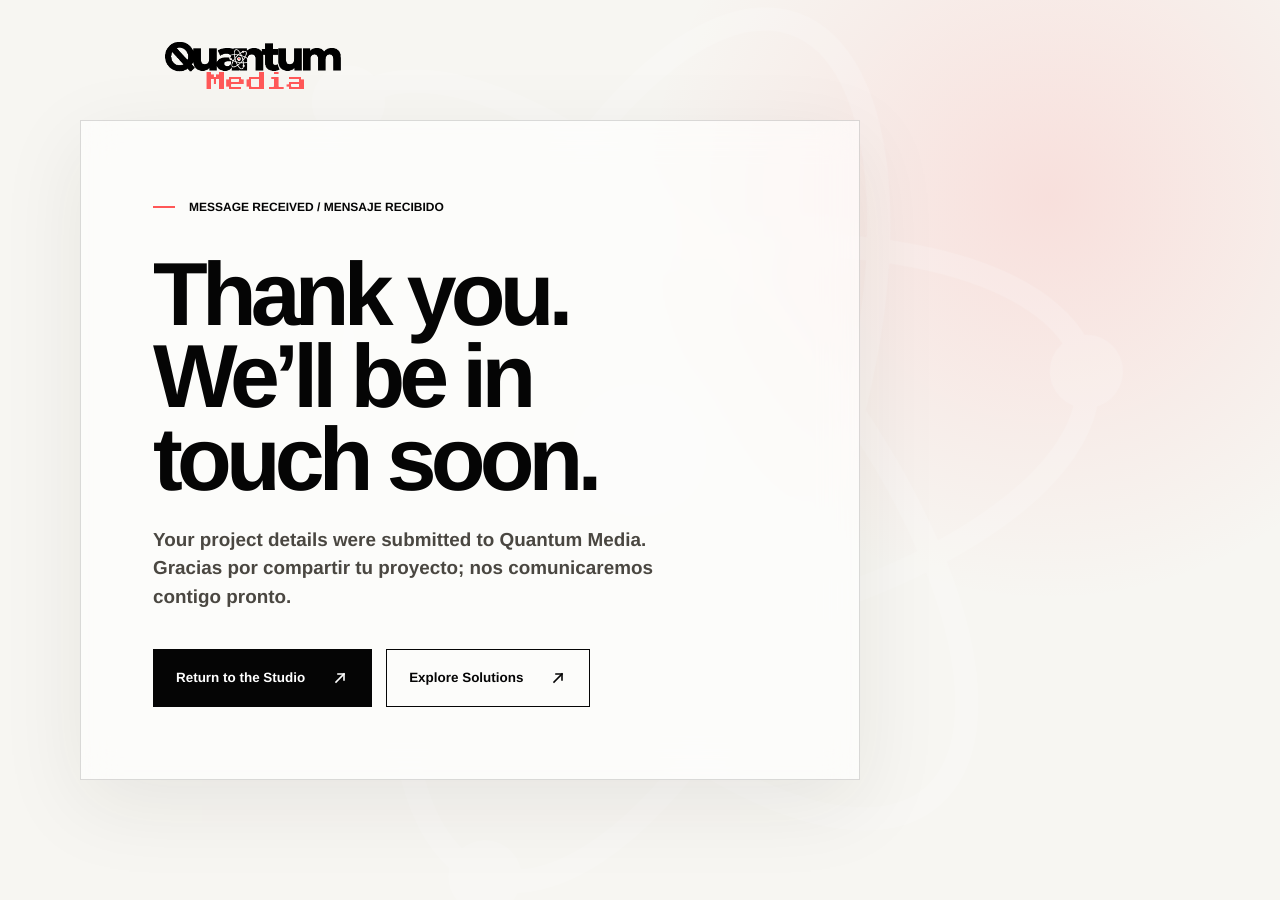
<file: thanks.html>
<!doctype html>
<html lang="en">
  <head>
    <meta charset="UTF-8" />
    <meta name="viewport" content="width=device-width, initial-scale=1.0" />
    <meta
      http-equiv="Content-Security-Policy"
      content="default-src 'self'; base-uri 'none'; object-src 'none'; frame-src 'none'; img-src 'self' data:; font-src 'self'; style-src 'self'; script-src 'none'; connect-src 'none'; media-src 'none'; worker-src 'none'; manifest-src 'self'; form-action 'none'"
    />
    <meta name="referrer" content="no-referrer" />
    <meta name="robots" content="noindex, follow" />
    <meta name="theme-color" content="#f7f6f2" />
    <title>Message Received | Quantum Media</title>
    <meta name="description" content="Your project inquiry has been sent to Quantum Media." />
    <link rel="icon" href="favicon.png" />
    <link rel="stylesheet" href="styles.css?v=20260721-15" />
  </head>
  <body class="standalone-page">
    <a class="skip-link" href="#main">Skip to content</a>
    <main class="standalone-main" id="main">
      <a class="brand standalone-brand" href="index.html#top" aria-label="Quantum Media home">
        <img src="quantum-media-logo.png" alt="Quantum Media" />
      </a>
      <section class="standalone-card" aria-labelledby="confirmation-title">
        <p class="section-label"><span></span><strong>Message received / Mensaje recibido</strong></p>
        <h1 id="confirmation-title">Thank you. We’ll be in touch soon.</h1>
        <p>
          Your project details were submitted to Quantum Media. Gracias por compartir tu proyecto;
          nos comunicaremos contigo pronto.
        </p>
        <div class="standalone-actions">
          <a class="button button-primary" href="index.html#top">
            <span>Return to the Studio</span>
            <span class="button-arrow" aria-hidden="true"><svg viewBox="0 0 18 18" focusable="false"><path d="M5 13L13 5"></path><path d="M7 5h6v6"></path></svg></span>
          </a>
          <a class="button button-secondary" href="index.html#solutions">
            <span>Explore Solutions</span>
            <span class="button-arrow" aria-hidden="true"><svg viewBox="0 0 18 18" focusable="false"><path d="M5 13L13 5"></path><path d="M7 5h6v6"></path></svg></span>
          </a>
        </div>
      </section>
    </main>
  </body>
</html>
</file>
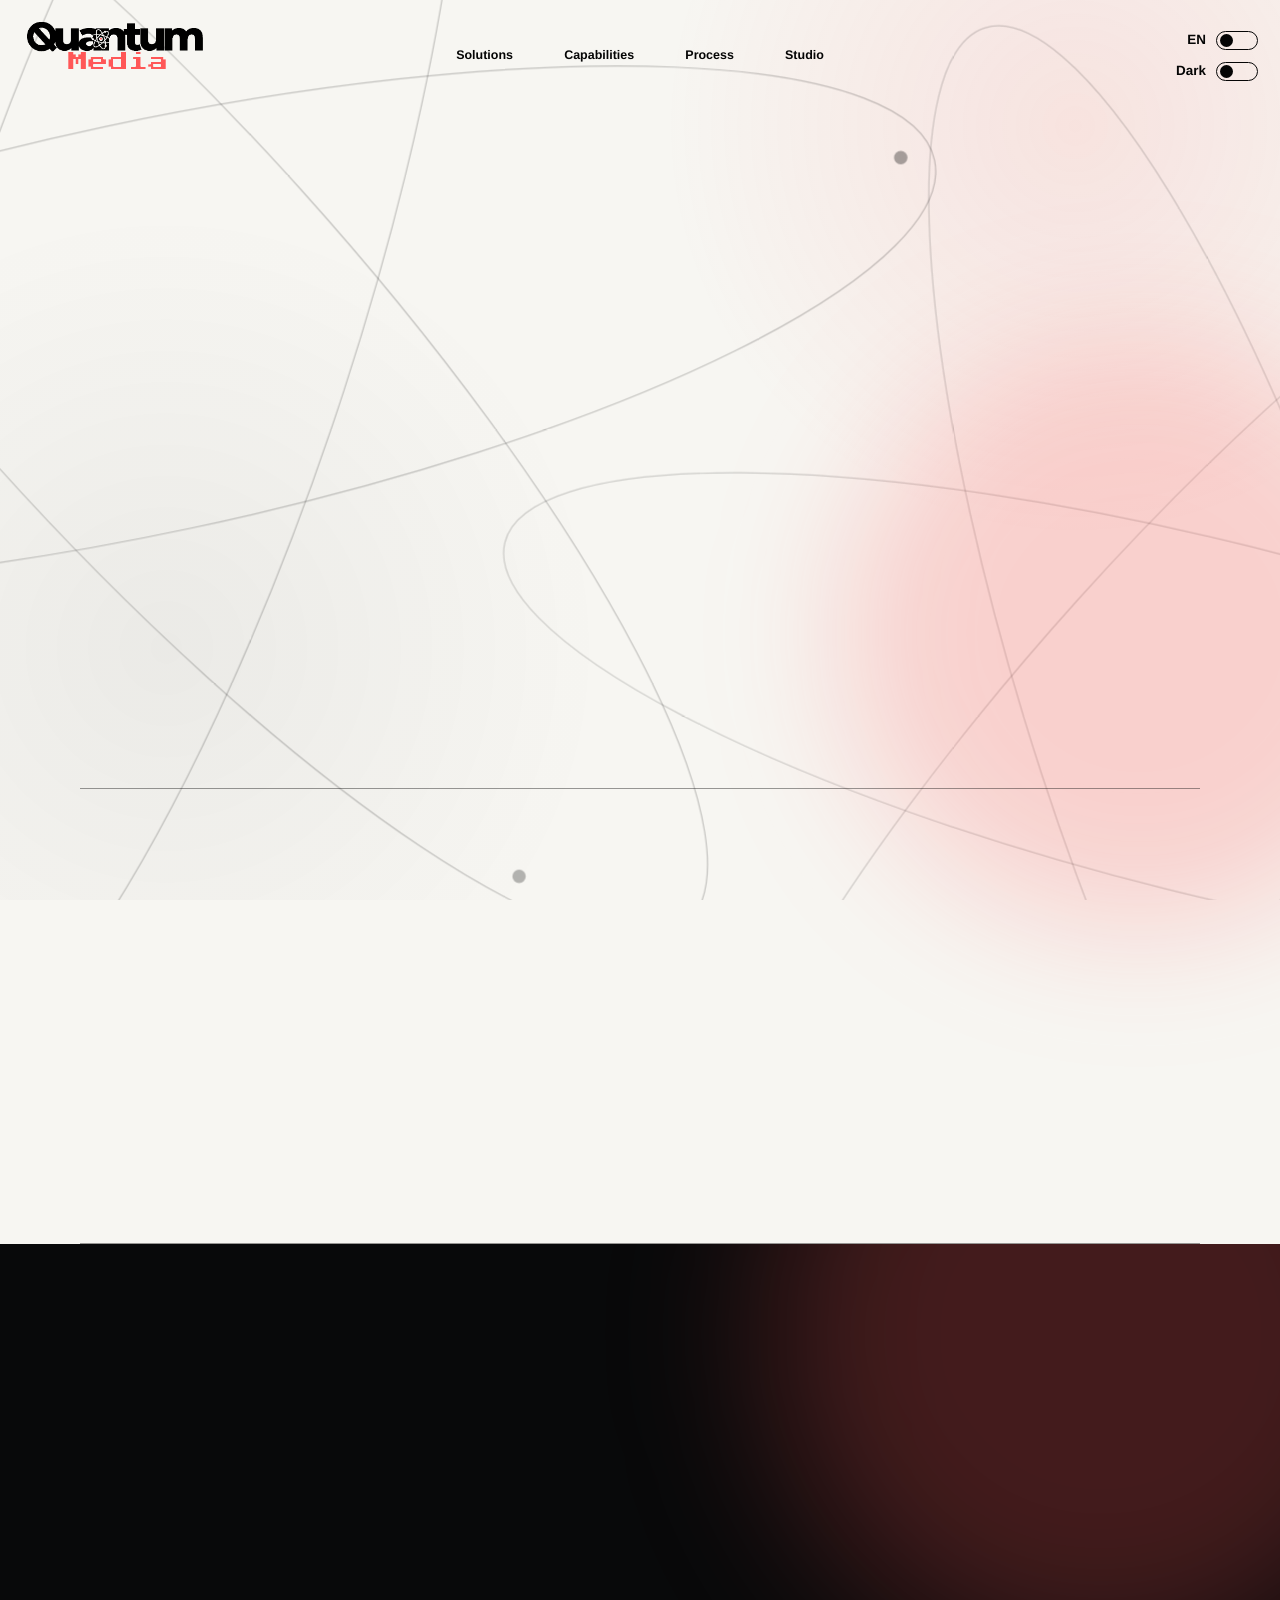
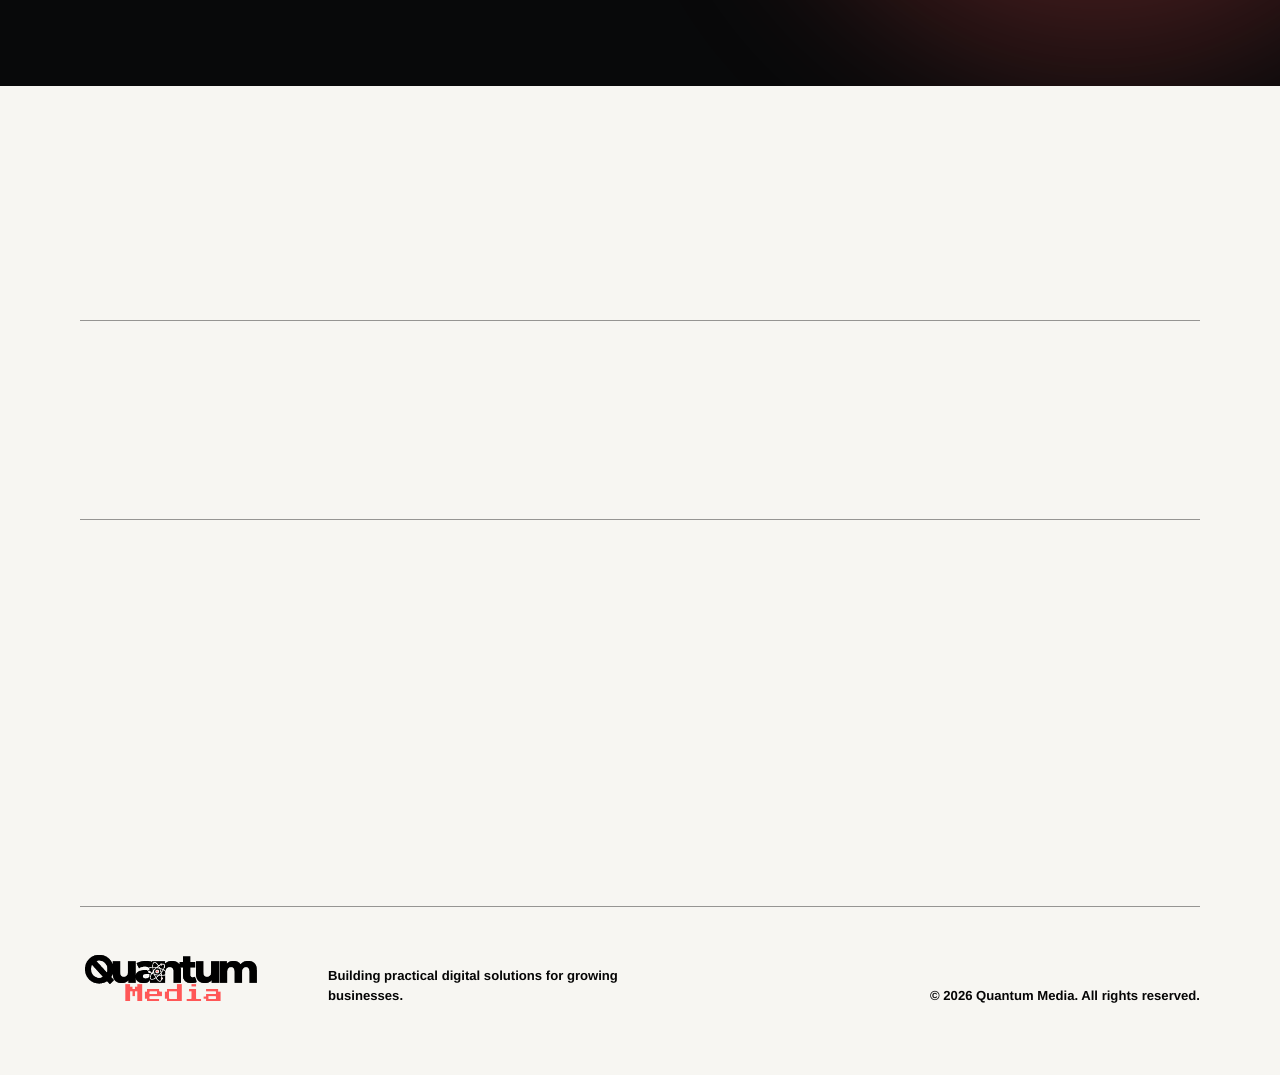
<file: solutions/automation-systems.html>
<!doctype html>
<html lang="en">
  <head>
    <meta charset="UTF-8" />
    <meta name="viewport" content="width=device-width, initial-scale=1.0" />
    <meta http-equiv="Content-Security-Policy" content="default-src 'self'; base-uri 'none'; object-src 'none'; frame-src 'none'; img-src 'self' data:; font-src 'self'; style-src 'self'; script-src 'self'; connect-src 'none'; media-src 'none'; worker-src 'none'; manifest-src 'self'; form-action https://formsubmit.co" />
    <meta name="referrer" content="no-referrer" />
    <title>Automation Systems | Quantum Media</title>
    <meta name="description" content="Connected workflows that reduce repetitive coordination and help important work move forward with clearer ownership." data-meta-description />
    <meta name="theme-color" content="#f7f6f2" data-theme-color />
    <meta name="robots" content="index, follow" />
    <link rel="canonical" href="https://patbehar.github.io/QuantumMedia/solutions/automation-systems.html" />
    <meta property="og:type" content="website" />
    <meta property="og:url" content="https://patbehar.github.io/QuantumMedia/solutions/automation-systems.html" />
    <meta property="og:title" content="Automation Systems | Quantum Media" data-og-title />
    <meta property="og:description" content="Turn recurring work into a dependable flow." data-og-description />
    <meta property="og:image" content="https://patbehar.github.io/QuantumMedia/quantum-media-logo.png" />
    <link rel="icon" href="../favicon.png" />
    <link rel="stylesheet" href="../styles.css?v=20260721-15" />
  </head>
  <body class="solution-page" data-solution="automation">
    <div data-solution-root>
      <main class="solution-fallback">
        <a href="../index.html#top" aria-label="Quantum Media home"><img src="../quantum-media-logo.png" alt="Quantum Media" /></a>
        <p>Quantum Media solution</p>
        <h1>Automation Systems</h1>
        <p>The complete solution page could not load. You can return to the studio and continue exploring.</p>
        <a class="button button-primary" href="../index.html#solutions">Back to Solutions</a>
      </main>
    </div>
    <script src="solution-page.js?v=20260721-15"></script>
    <script src="../script.js?v=20260721-15"></script>
  </body>
</html>
</file>
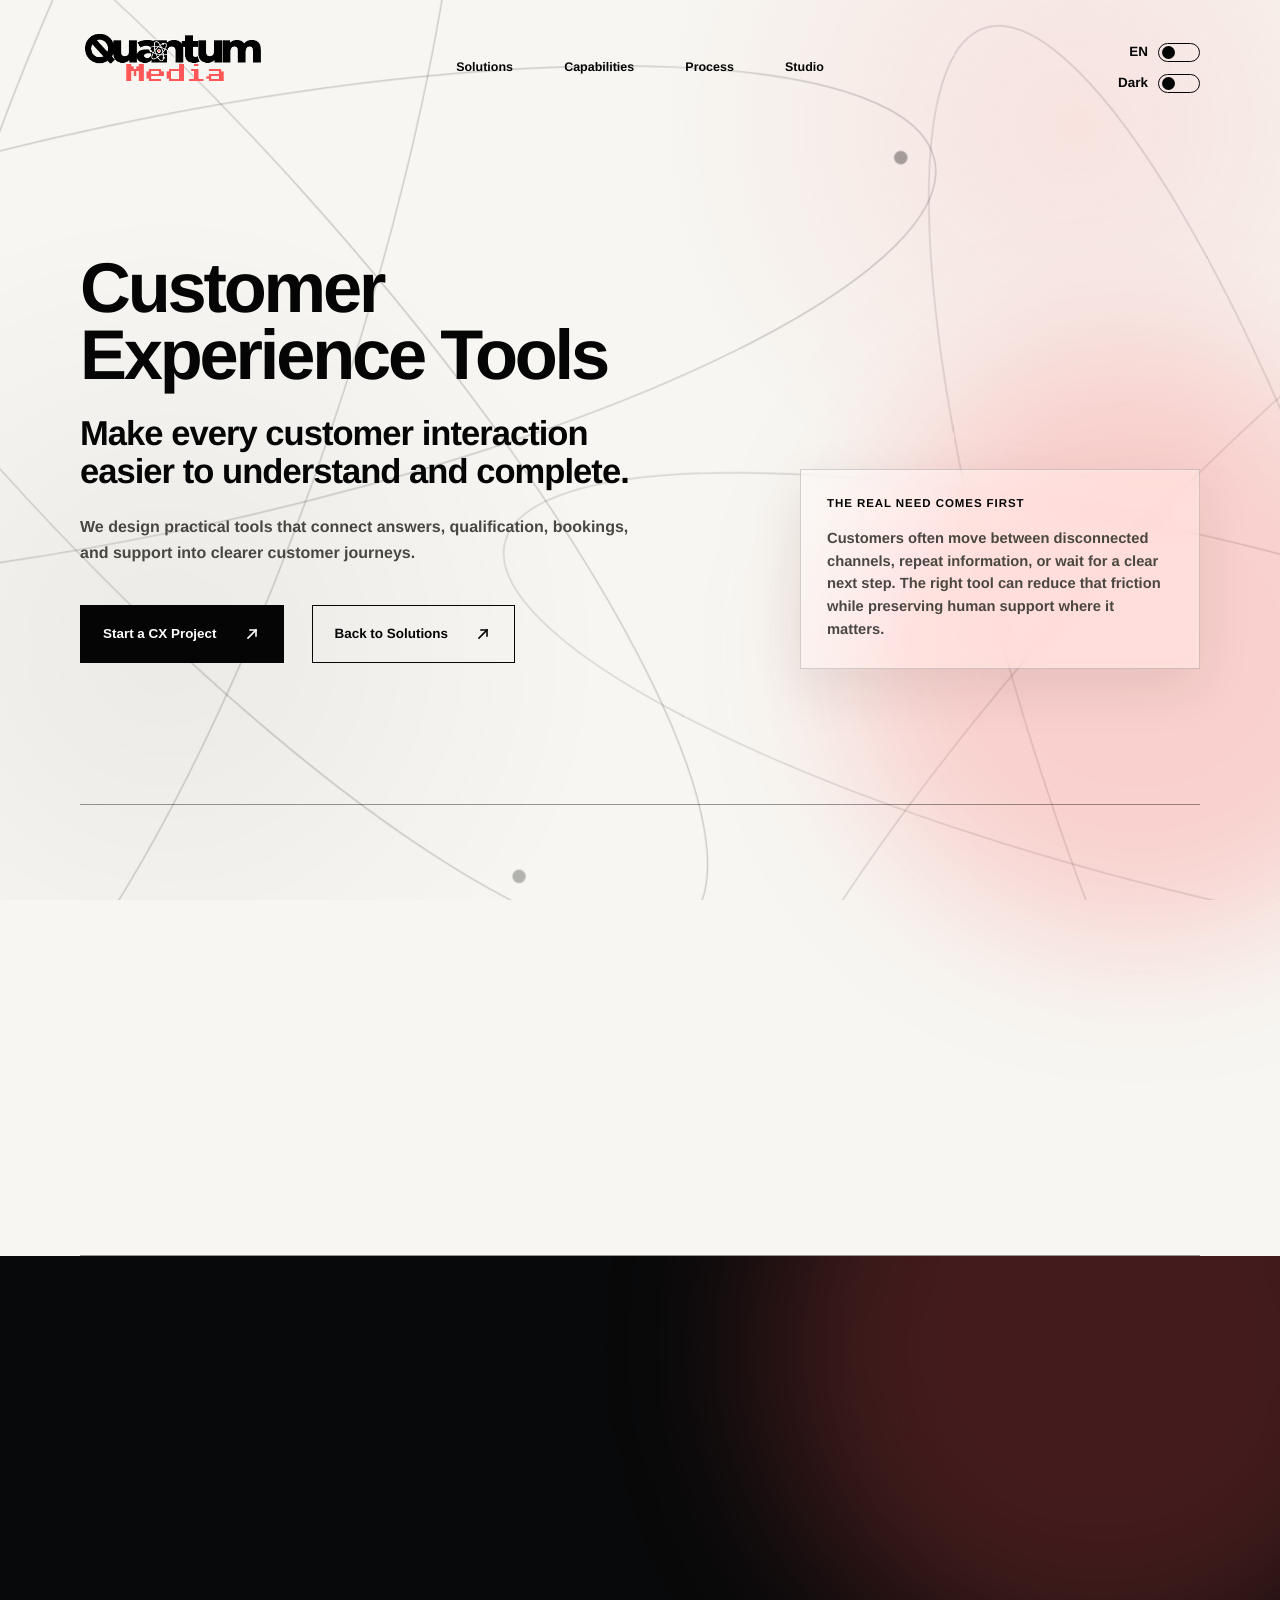
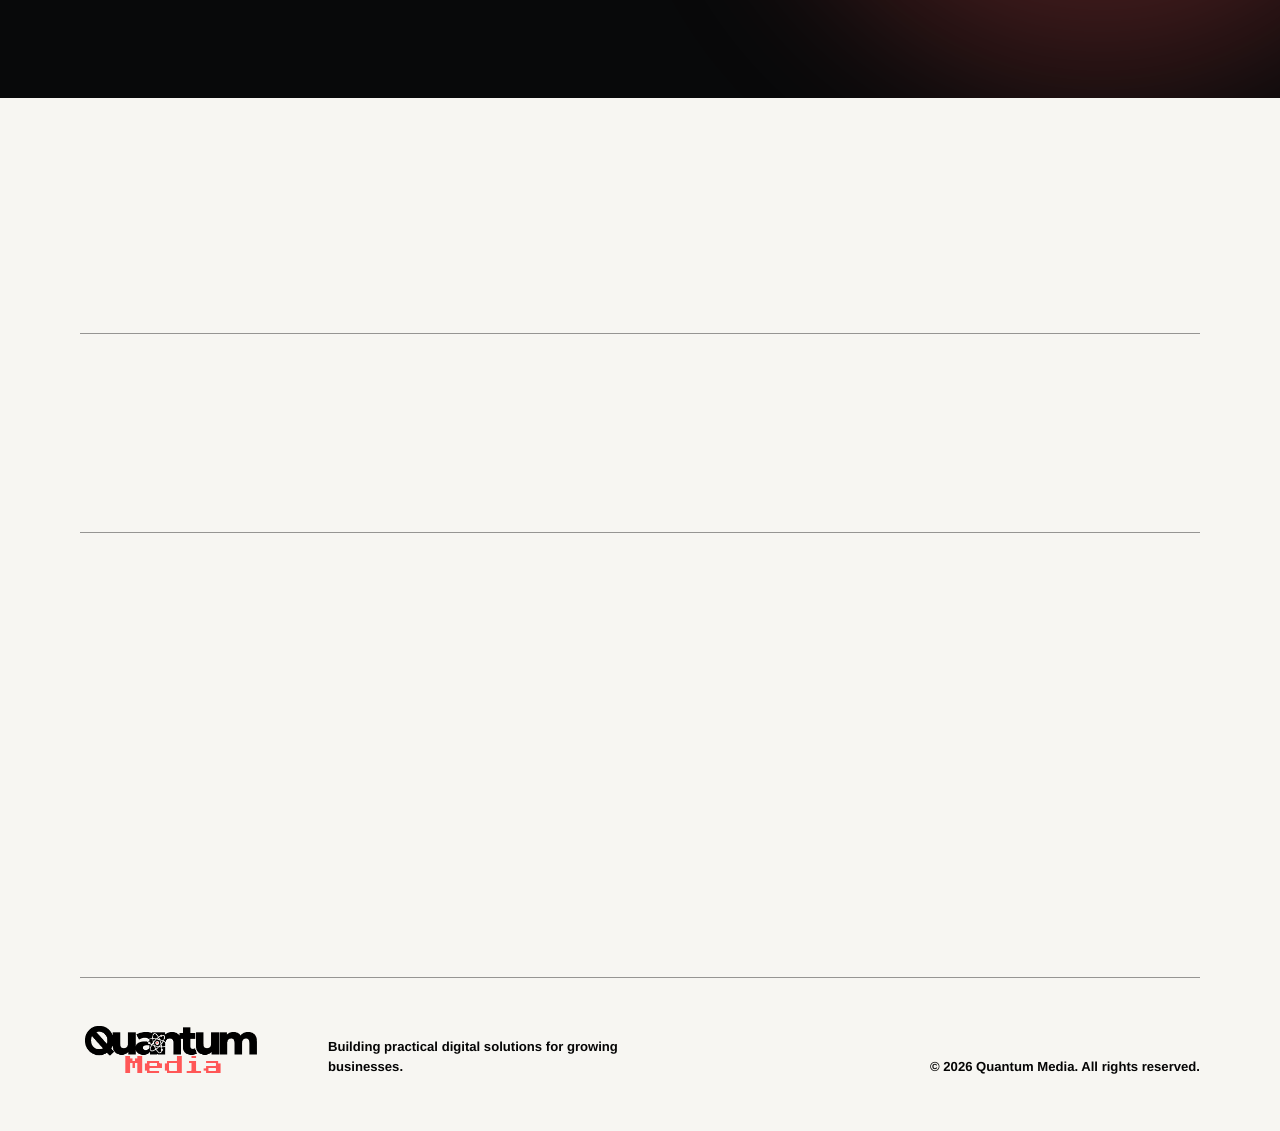
<file: solutions/customer-experience-tools.html>
<!doctype html>
<html lang="en">
  <head>
    <meta charset="UTF-8" />
    <meta name="viewport" content="width=device-width, initial-scale=1.0" />
    <meta http-equiv="Content-Security-Policy" content="default-src 'self'; base-uri 'none'; object-src 'none'; frame-src 'none'; img-src 'self' data:; font-src 'self'; style-src 'self'; script-src 'self'; connect-src 'none'; media-src 'none'; worker-src 'none'; manifest-src 'self'; form-action https://formsubmit.co" />
    <meta name="referrer" content="no-referrer" />
    <title>Customer Experience Tools | Quantum Media</title>
    <meta name="description" content="Practical customer tools that connect questions, qualification, bookings, and support into clearer journeys." data-meta-description />
    <meta name="theme-color" content="#f7f6f2" data-theme-color />
    <meta name="robots" content="index, follow" />
    <link rel="canonical" href="https://patbehar.github.io/QuantumMedia/solutions/customer-experience-tools.html" />
    <meta property="og:type" content="website" />
    <meta property="og:url" content="https://patbehar.github.io/QuantumMedia/solutions/customer-experience-tools.html" />
    <meta property="og:title" content="Customer Experience Tools | Quantum Media" data-og-title />
    <meta property="og:description" content="Make every customer interaction easier to understand and complete." data-og-description />
    <meta property="og:image" content="https://patbehar.github.io/QuantumMedia/quantum-media-logo.png" />
    <link rel="icon" href="../favicon.png" />
    <link rel="stylesheet" href="../styles.css?v=20260721-15" />
  </head>
  <body class="solution-page" data-solution="cx">
    <div data-solution-root>
      <main class="solution-fallback">
        <a href="../index.html#top" aria-label="Quantum Media home"><img src="../quantum-media-logo.png" alt="Quantum Media" /></a>
        <p>Quantum Media solution</p>
        <h1>Customer Experience Tools</h1>
        <p>The complete solution page could not load. You can return to the studio and continue exploring.</p>
        <a class="button button-primary" href="../index.html#solutions">Back to Solutions</a>
      </main>
    </div>
    <script src="solution-page.js?v=20260721-15"></script>
    <script src="../script.js?v=20260721-15"></script>
  </body>
</html>
</file>
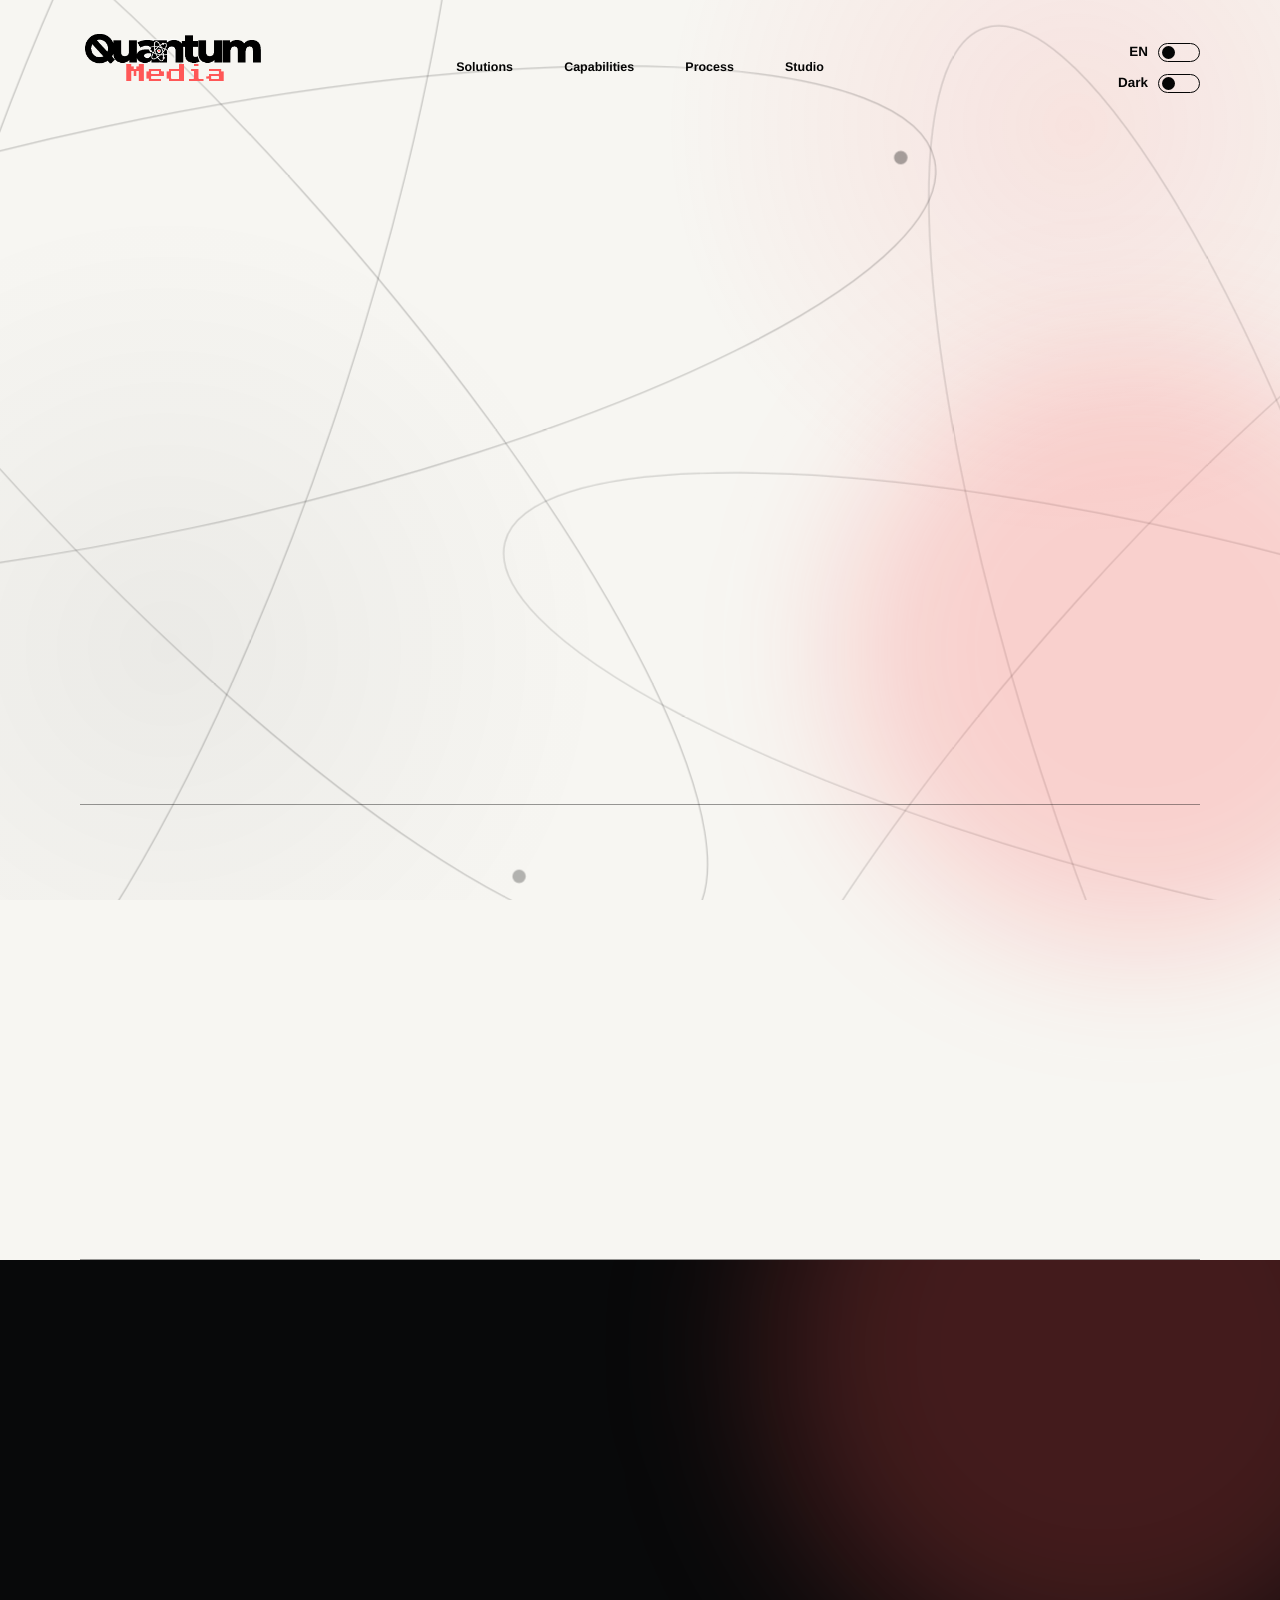
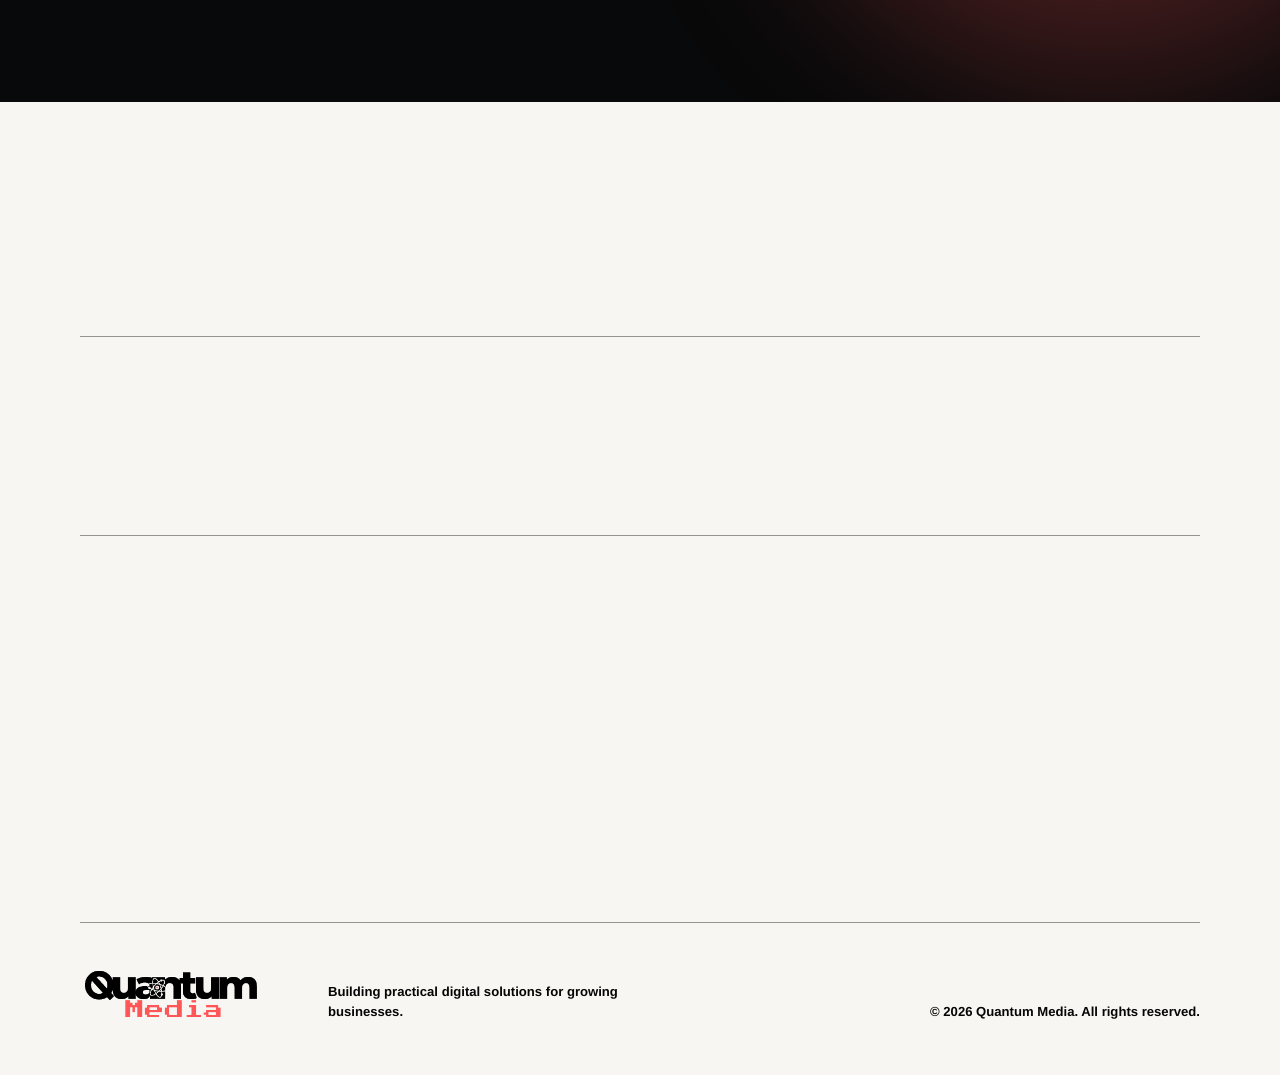
<file: solutions/dashboards-business-visibility.html>
<!doctype html>
<html lang="en">
  <head>
    <meta charset="UTF-8" />
    <meta name="viewport" content="width=device-width, initial-scale=1.0" />
    <meta http-equiv="Content-Security-Policy" content="default-src 'self'; base-uri 'none'; object-src 'none'; frame-src 'none'; img-src 'self' data:; font-src 'self'; style-src 'self'; script-src 'self'; connect-src 'none'; media-src 'none'; worker-src 'none'; manifest-src 'self'; form-action https://formsubmit.co" />
    <meta name="referrer" content="no-referrer" />
    <title>Dashboards &amp; Business Visibility | Quantum Media</title>
    <meta name="description" content="Dashboards and reporting tools shaped around the decisions, roles, and operating rhythm of the business." data-meta-description />
    <meta name="theme-color" content="#f7f6f2" data-theme-color />
    <meta name="robots" content="index, follow" />
    <link rel="canonical" href="https://patbehar.github.io/QuantumMedia/solutions/dashboards-business-visibility.html" />
    <meta property="og:type" content="website" />
    <meta property="og:url" content="https://patbehar.github.io/QuantumMedia/solutions/dashboards-business-visibility.html" />
    <meta property="og:title" content="Dashboards &amp; Business Visibility | Quantum Media" data-og-title />
    <meta property="og:description" content="See what matters, understand what changed, and know where to act." data-og-description />
    <meta property="og:image" content="https://patbehar.github.io/QuantumMedia/quantum-media-logo.png" />
    <link rel="icon" href="../favicon.png" />
    <link rel="stylesheet" href="../styles.css?v=20260721-15" />
  </head>
  <body class="solution-page" data-solution="dashboard">
    <div data-solution-root>
      <main class="solution-fallback">
        <a href="../index.html#top" aria-label="Quantum Media home"><img src="../quantum-media-logo.png" alt="Quantum Media" /></a>
        <p>Quantum Media solution</p>
        <h1>Dashboards &amp; Business Visibility</h1>
        <p>The complete solution page could not load. You can return to the studio and continue exploring.</p>
        <a class="button button-primary" href="../index.html#solutions">Back to Solutions</a>
      </main>
    </div>
    <script src="solution-page.js?v=20260721-15"></script>
    <script src="../script.js?v=20260721-15"></script>
  </body>
</html>
</file>
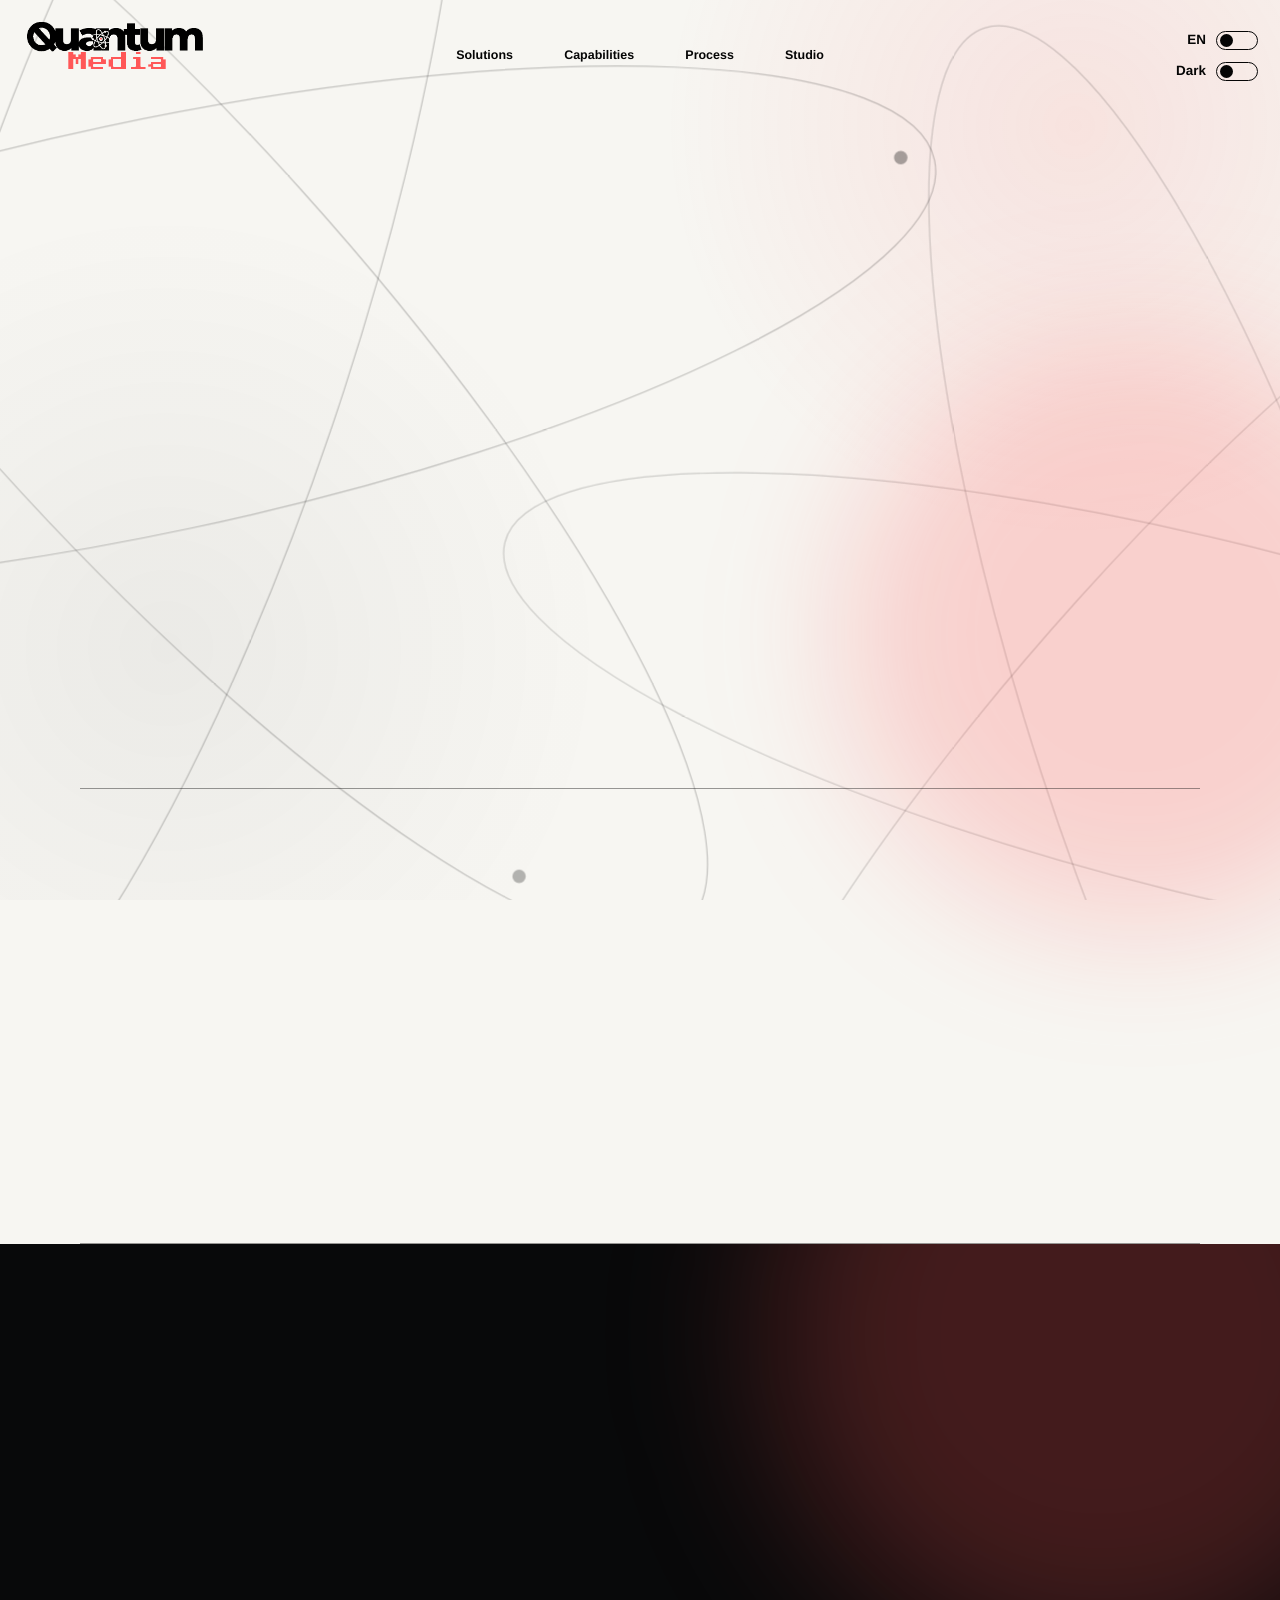
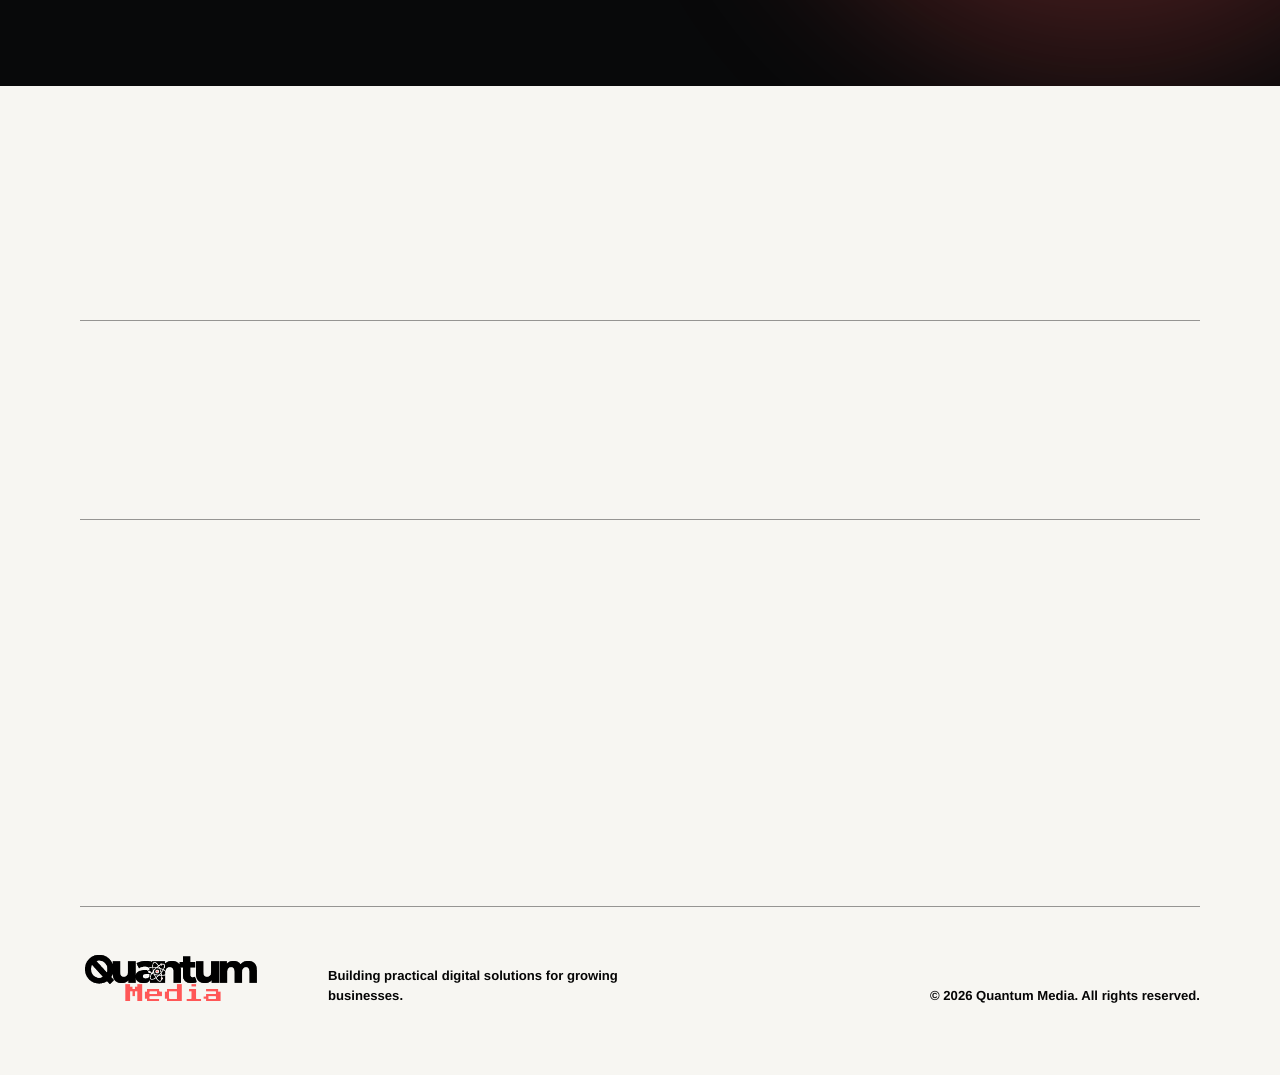
<file: solutions/digital-products-platforms.html>
<!doctype html>
<html lang="en">
  <head>
    <meta charset="UTF-8" />
    <meta name="viewport" content="width=device-width, initial-scale=1.0" />
    <meta http-equiv="Content-Security-Policy" content="default-src 'self'; base-uri 'none'; object-src 'none'; frame-src 'none'; img-src 'self' data:; font-src 'self'; style-src 'self'; script-src 'self'; connect-src 'none'; media-src 'none'; worker-src 'none'; manifest-src 'self'; form-action https://formsubmit.co" />
    <meta name="referrer" content="no-referrer" />
    <title>Digital Products &amp; Platforms | Quantum Media</title>
    <meta name="description" content="Internal tools, client portals, prototypes, and focused platforms designed around a real user, workflow, and purpose." data-meta-description />
    <meta name="theme-color" content="#f7f6f2" data-theme-color />
    <meta name="robots" content="index, follow" />
    <link rel="canonical" href="https://patbehar.github.io/QuantumMedia/solutions/digital-products-platforms.html" />
    <meta property="og:type" content="website" />
    <meta property="og:url" content="https://patbehar.github.io/QuantumMedia/solutions/digital-products-platforms.html" />
    <meta property="og:title" content="Digital Products &amp; Platforms | Quantum Media" data-og-title />
    <meta property="og:description" content="Turn a concrete business need into a focused digital product." data-og-description />
    <meta property="og:image" content="https://patbehar.github.io/QuantumMedia/quantum-media-logo.png" />
    <link rel="icon" href="../favicon.png" />
    <link rel="stylesheet" href="../styles.css?v=20260721-15" />
  </head>
  <body class="solution-page" data-solution="product">
    <div data-solution-root>
      <main class="solution-fallback">
        <a href="../index.html#top" aria-label="Quantum Media home"><img src="../quantum-media-logo.png" alt="Quantum Media" /></a>
        <p>Quantum Media solution</p>
        <h1>Digital Products &amp; Platforms</h1>
        <p>The complete solution page could not load. You can return to the studio and continue exploring.</p>
        <a class="button button-primary" href="../index.html#solutions">Back to Solutions</a>
      </main>
    </div>
    <script src="solution-page.js?v=20260721-15"></script>
    <script src="../script.js?v=20260721-15"></script>
  </body>
</html>
</file>
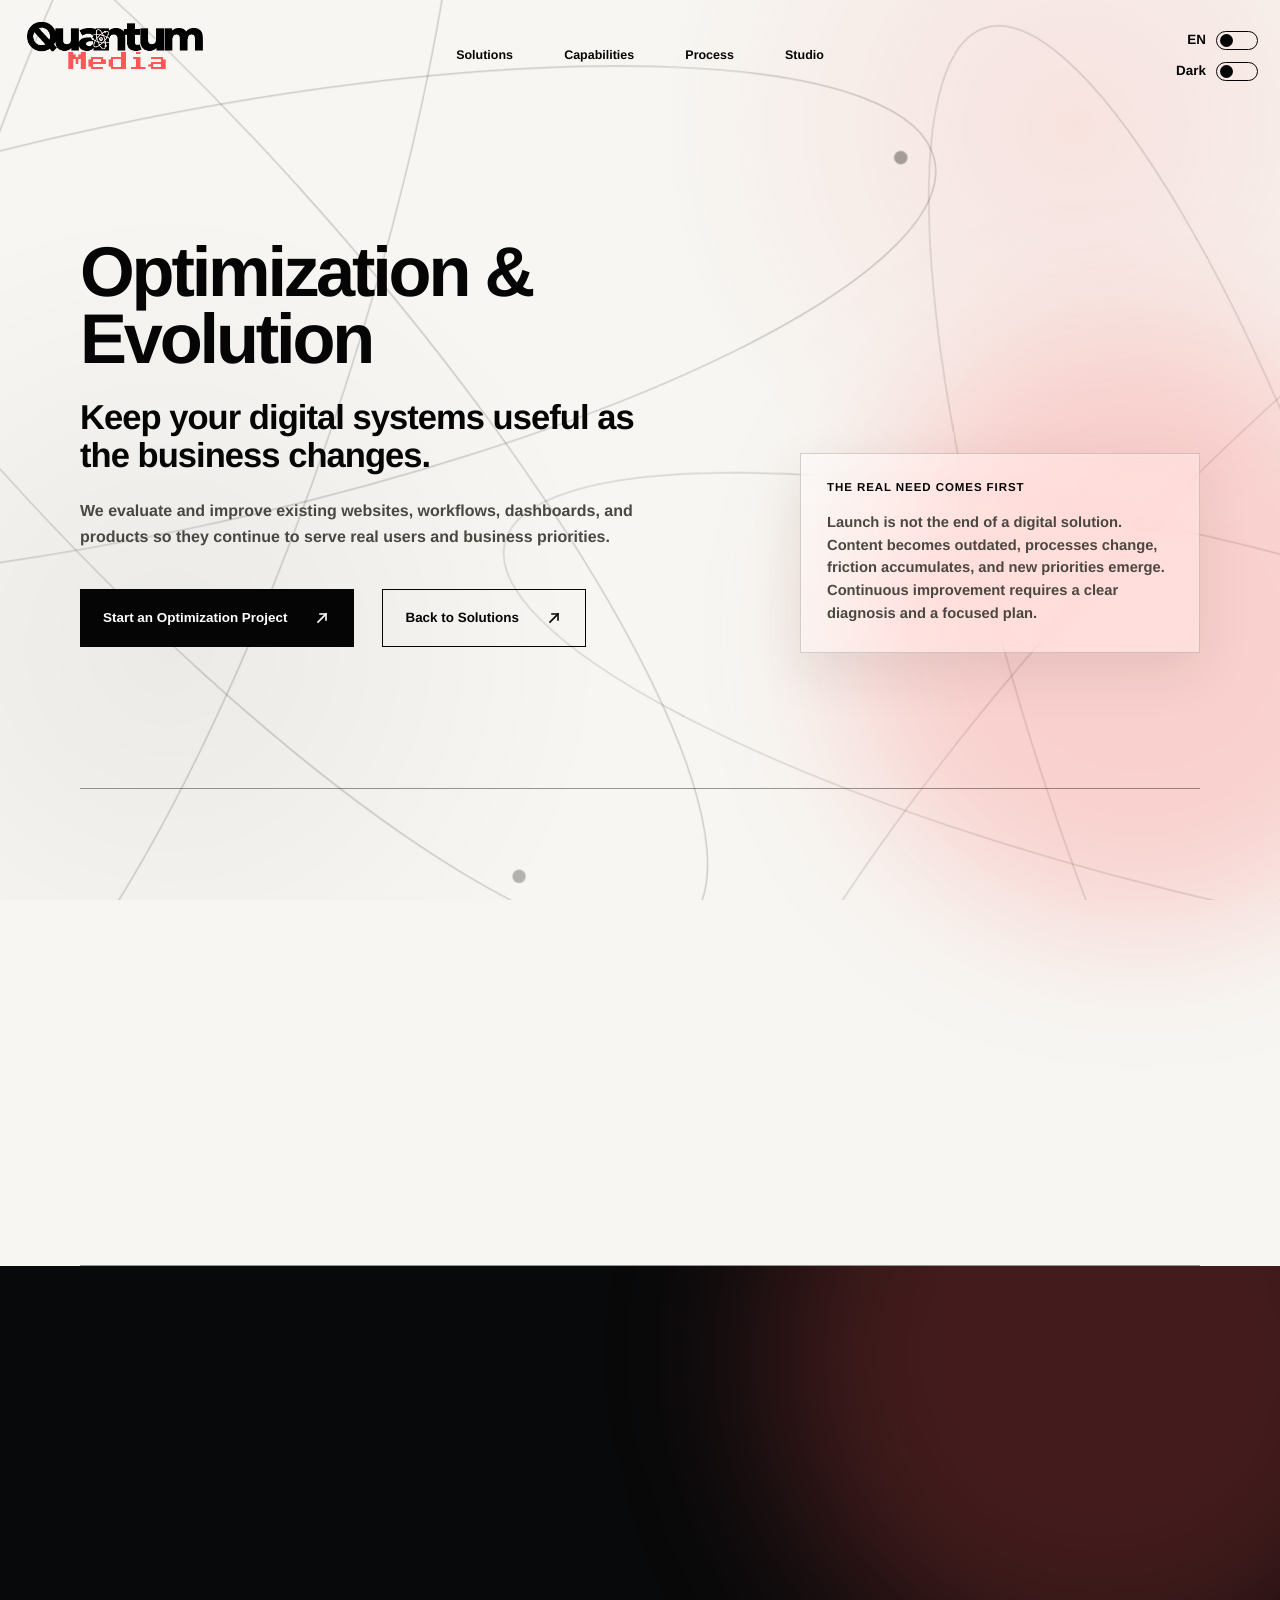
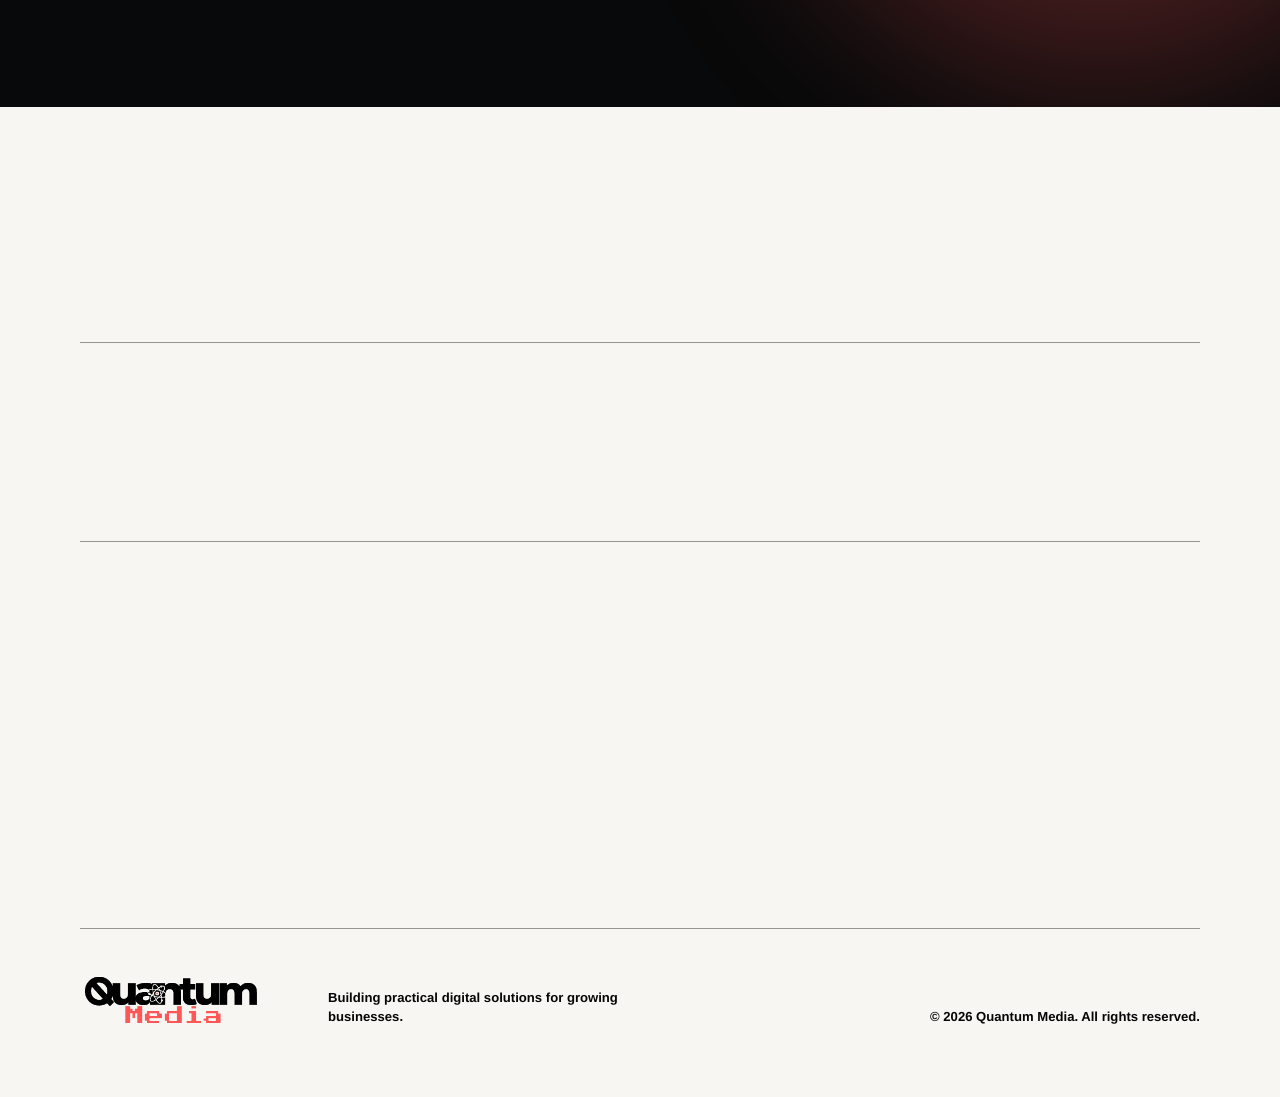
<file: solutions/optimization-evolution.html>
<!doctype html>
<html lang="en">
  <head>
    <meta charset="UTF-8" />
    <meta name="viewport" content="width=device-width, initial-scale=1.0" />
    <meta http-equiv="Content-Security-Policy" content="default-src 'self'; base-uri 'none'; object-src 'none'; frame-src 'none'; img-src 'self' data:; font-src 'self'; style-src 'self'; script-src 'self'; connect-src 'none'; media-src 'none'; worker-src 'none'; manifest-src 'self'; form-action https://formsubmit.co" />
    <meta name="referrer" content="no-referrer" />
    <title>Optimization &amp; Evolution | Quantum Media</title>
    <meta name="description" content="Evaluation and improvement for existing websites, workflows, dashboards, and products as business needs change." data-meta-description />
    <meta name="theme-color" content="#f7f6f2" data-theme-color />
    <meta name="robots" content="index, follow" />
    <link rel="canonical" href="https://patbehar.github.io/QuantumMedia/solutions/optimization-evolution.html" />
    <meta property="og:type" content="website" />
    <meta property="og:url" content="https://patbehar.github.io/QuantumMedia/solutions/optimization-evolution.html" />
    <meta property="og:title" content="Optimization &amp; Evolution | Quantum Media" data-og-title />
    <meta property="og:description" content="Keep your digital systems useful as the business changes." data-og-description />
    <meta property="og:image" content="https://patbehar.github.io/QuantumMedia/quantum-media-logo.png" />
    <link rel="icon" href="../favicon.png" />
    <link rel="stylesheet" href="../styles.css?v=20260721-15" />
  </head>
  <body class="solution-page" data-solution="optimization">
    <div data-solution-root>
      <main class="solution-fallback">
        <a href="../index.html#top" aria-label="Quantum Media home"><img src="../quantum-media-logo.png" alt="Quantum Media" /></a>
        <p>Quantum Media solution</p>
        <h1>Optimization &amp; Evolution</h1>
        <p>The complete solution page could not load. You can return to the studio and continue exploring.</p>
        <a class="button button-primary" href="../index.html#solutions">Back to Solutions</a>
      </main>
    </div>
    <script src="solution-page.js?v=20260721-15"></script>
    <script src="../script.js?v=20260721-15"></script>
  </body>
</html>
</file>
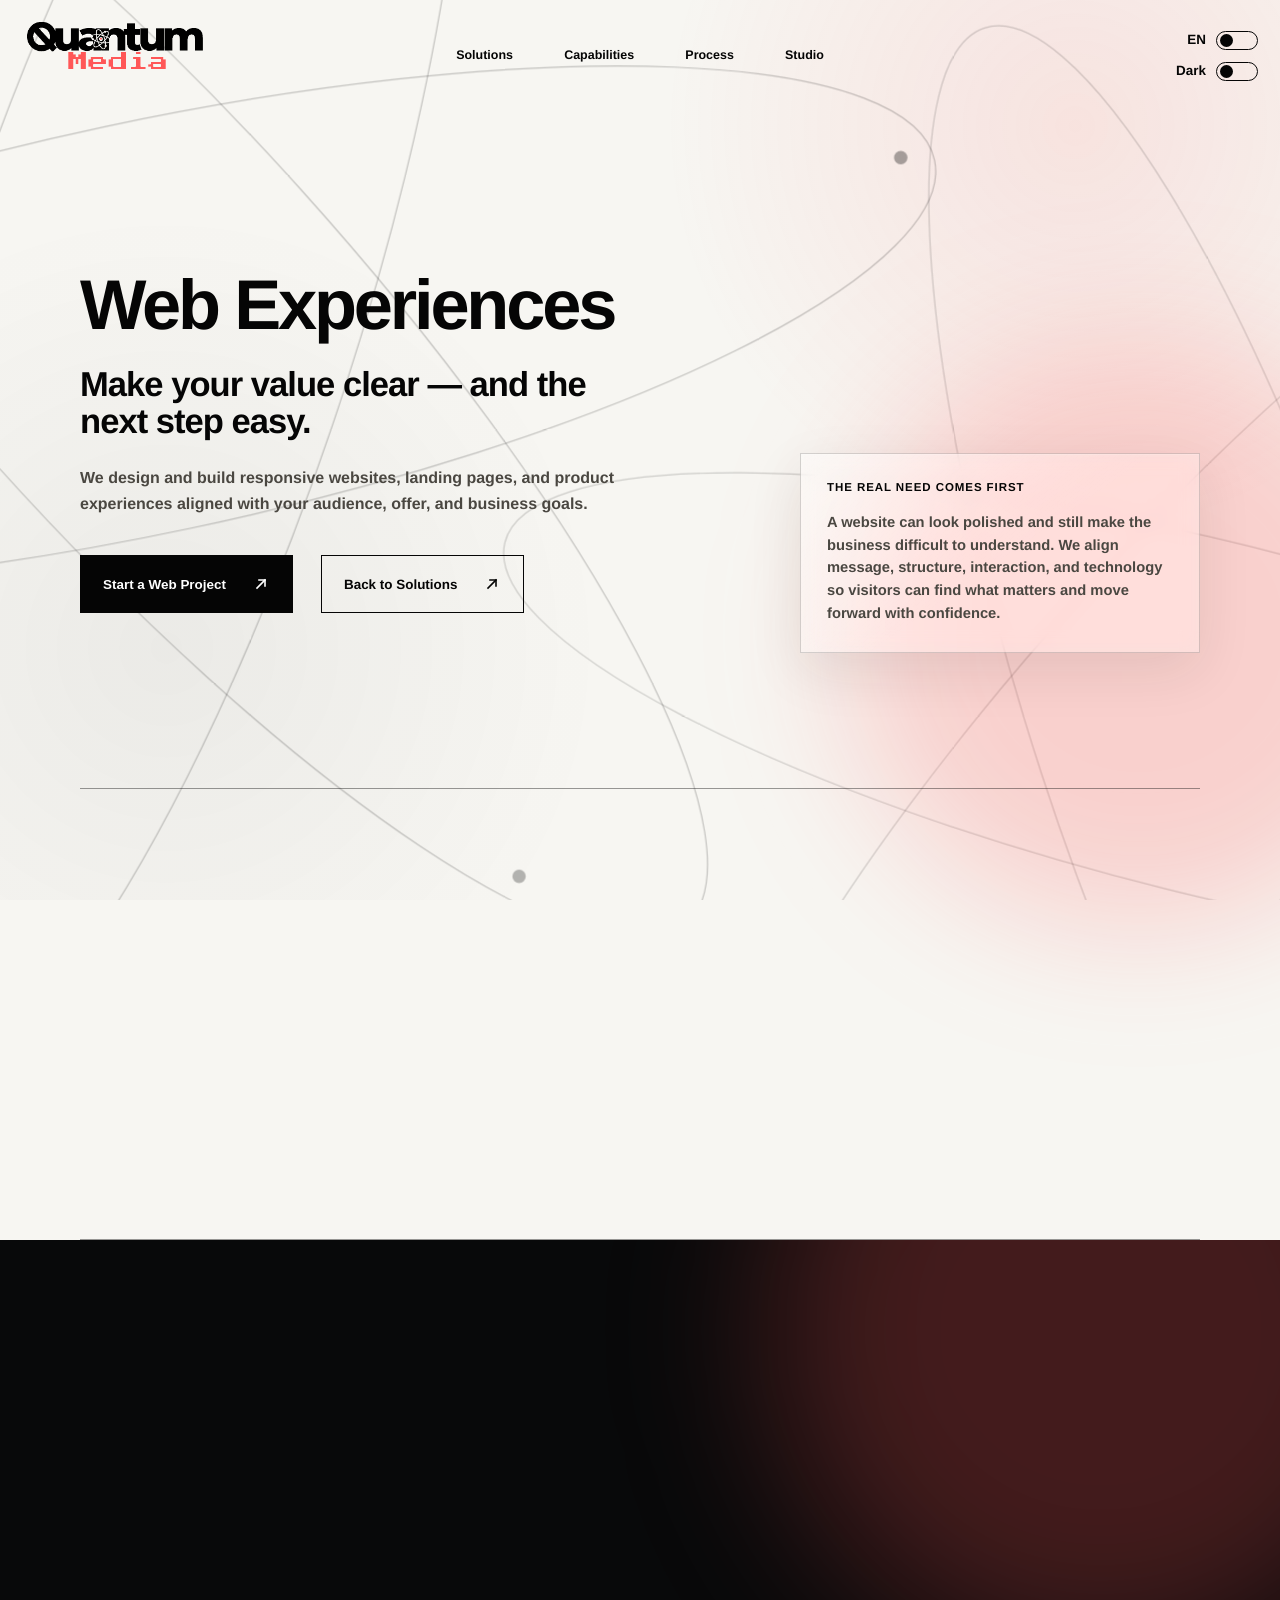
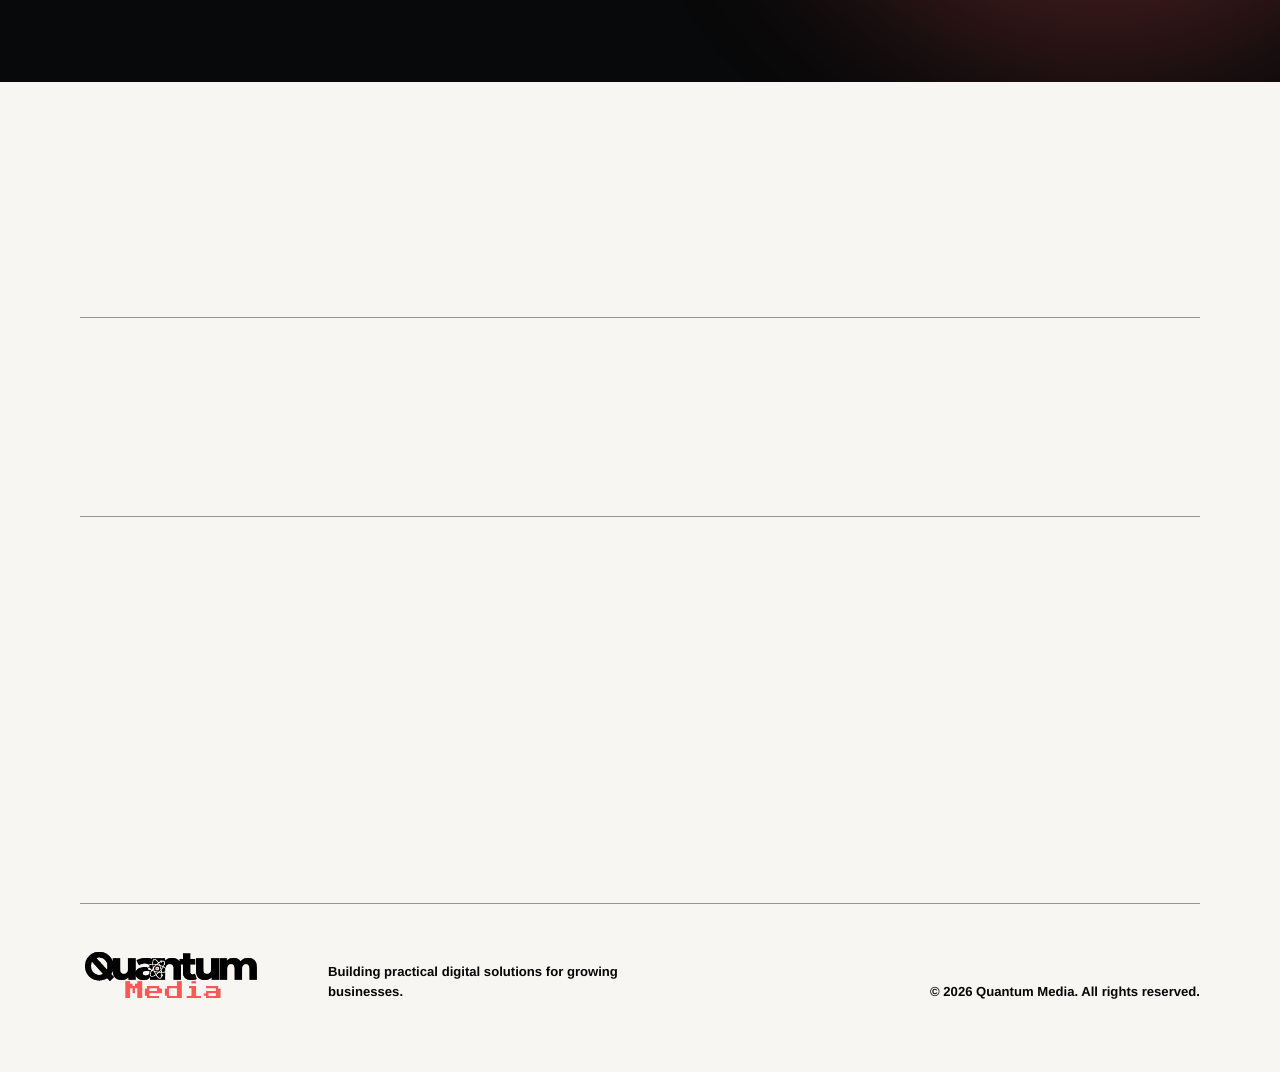
<file: solutions/web-experiences.html>
<!doctype html>
<html lang="en">
  <head>
    <meta charset="UTF-8" />
    <meta name="viewport" content="width=device-width, initial-scale=1.0" />
    <meta http-equiv="Content-Security-Policy" content="default-src 'self'; base-uri 'none'; object-src 'none'; frame-src 'none'; img-src 'self' data:; font-src 'self'; style-src 'self'; script-src 'self'; connect-src 'none'; media-src 'none'; worker-src 'none'; manifest-src 'self'; form-action https://formsubmit.co" />
    <meta name="referrer" content="no-referrer" />
    <title>Web Experiences | Quantum Media</title>
    <meta name="description" content="Responsive websites, landing pages, and product experiences designed around your audience, offer, and business goal." data-meta-description />
    <meta name="theme-color" content="#f7f6f2" data-theme-color />
    <meta name="robots" content="index, follow" />
    <link rel="canonical" href="https://patbehar.github.io/QuantumMedia/solutions/web-experiences.html" />
    <meta property="og:type" content="website" />
    <meta property="og:url" content="https://patbehar.github.io/QuantumMedia/solutions/web-experiences.html" />
    <meta property="og:title" content="Web Experiences | Quantum Media" data-og-title />
    <meta property="og:description" content="Make your value clear — and the next step easy." data-og-description />
    <meta property="og:image" content="https://patbehar.github.io/QuantumMedia/quantum-media-logo.png" />
    <link rel="icon" href="../favicon.png" />
    <link rel="stylesheet" href="../styles.css?v=20260721-15" />
  </head>
  <body class="solution-page" data-solution="web">
    <div data-solution-root>
      <main class="solution-fallback">
        <a href="../index.html#top" aria-label="Quantum Media home"><img src="../quantum-media-logo.png" alt="Quantum Media" /></a>
        <p>Quantum Media solution</p>
        <h1>Web Experiences</h1>
        <p>The complete solution page could not load. You can return to the studio and continue exploring.</p>
        <a class="button button-primary" href="../index.html#solutions">Back to Solutions</a>
      </main>
    </div>
    <script src="solution-page.js?v=20260721-15"></script>
    <script src="../script.js?v=20260721-15"></script>
  </body>
</html>
</file>
<file: styles.css>
:root {
  color-scheme: light;
  --bg: #f7f6f2;
  --surface: #f7f6f2;
  --text: #050505;
  --muted: #4a4741;
  --line: rgba(5, 5, 5, 0.4);
  --line-soft: rgba(5, 5, 5, 0.18);
  --accent: #ff5757;
  --accent-ink: #c73535;
  --button-bg: #050505;
  --button-text: #ffffff;
  --glass-fill: rgba(255, 255, 255, 0.46);
  --glass-fill-strong: rgba(255, 255, 255, 0.7);
  --glass-line: rgba(5, 5, 5, 0.14);
  --glass-shadow: 0 24px 80px rgba(43, 35, 31, 0.08);
  --max-width: 1120px;
  --page-gutter: 44px;
  --header-space: 122px;
  --ease-out: cubic-bezier(0.22, 1, 0.36, 1);
}

body.theme-dark {
  color-scheme: dark;
  --bg: #020202;
  --surface: #020202;
  --text: #f8f8f6;
  --muted: #c9c8c2;
  --line: rgba(248, 248, 246, 0.52);
  --line-soft: rgba(248, 248, 246, 0.22);
  --accent-ink: #ff7777;
  --button-bg: #f8f8f6;
  --button-text: #050505;
  --glass-fill: rgba(18, 18, 18, 0.5);
  --glass-fill-strong: rgba(12, 12, 12, 0.72);
  --glass-line: rgba(248, 248, 246, 0.16);
  --glass-shadow: 0 28px 90px rgba(0, 0, 0, 0.34);
}

* {
  box-sizing: border-box;
}

html {
  scroll-behavior: smooth;
  scroll-padding-top: var(--header-space);
}

body {
  min-width: 320px;
  margin: 0;
  overflow-x: hidden;
  background: var(--bg);
  color: var(--text);
  font-family: Inter, "Helvetica Neue", Arial, sans-serif;
  font-size: 15px;
  line-height: 1.5;
  text-rendering: geometricPrecision;
  transition: background-color 240ms ease, color 240ms ease;
}

body.nav-open,
body.modal-open {
  overflow: hidden;
}

img {
  display: block;
  max-width: 100%;
}

a {
  color: inherit;
  text-decoration: none;
}

button,
input,
select,
textarea {
  font: inherit;
}

p,
h1,
h2,
h3 {
  margin-top: 0;
}

.sr-only {
  position: absolute;
  width: 1px;
  height: 1px;
  padding: 0;
  margin: -1px;
  overflow: hidden;
  clip: rect(0, 0, 0, 0);
  white-space: nowrap;
  border: 0;
}

.skip-link {
  position: fixed;
  top: 12px;
  left: 12px;
  z-index: 120;
  padding: 10px 13px;
  background: var(--accent);
  color: #050505;
  font-weight: 850;
  transform: translateY(-160%);
  transition: transform 180ms var(--ease-out);
}

.skip-link:focus {
  transform: translateY(0);
}

.page-shell {
  width: min(calc(100% - (var(--page-gutter) * 2)), var(--max-width));
  margin-inline: auto;
}

.site-header {
  position: sticky;
  top: 0;
  z-index: 50;
  display: grid;
  grid-template-columns: 230px minmax(0, 1fr) 230px;
  gap: 32px;
  align-items: start;
  width: 100%;
  padding: 30px max(var(--page-gutter), calc((100vw - var(--max-width)) / 2)) 22px;
  background: color-mix(in srgb, var(--bg) 94%, transparent);
  backdrop-filter: blur(16px);
  transition: padding 260ms var(--ease-out), background-color 240ms ease,
    box-shadow 240ms ease;
}

.site-header.is-scrolled {
  padding-top: 18px;
  padding-bottom: 16px;
  box-shadow: 0 1px 0 var(--line-soft);
}

.brand {
  display: inline-flex;
  width: 186px;
  transition: opacity 180ms ease, transform 220ms var(--ease-out);
}

.site-header.is-scrolled .brand {
  transform: scale(0.9);
  transform-origin: left top;
}

.brand:hover,
.brand:focus-visible {
  opacity: 0.78;
}

.site-nav {
  display: flex;
  justify-content: center;
  gap: clamp(30px, 4vw, 58px);
  padding-top: 24px;
  color: var(--text);
  font-size: 0.78rem;
  font-weight: 900;
}

.site-header.is-scrolled .site-nav {
  padding-top: 17px;
}

.site-nav a {
  position: relative;
  padding: 4px 0;
}

.site-nav a::after {
  position: absolute;
  right: 0;
  bottom: -3px;
  left: 0;
  height: 1px;
  content: "";
  background: var(--accent);
  transform: scaleX(0);
  transform-origin: right;
  transition: transform 260ms var(--ease-out);
}

.site-nav a:hover::after,
.site-nav a:focus-visible::after,
.site-nav a.is-active::after {
  transform: scaleX(1);
  transform-origin: left;
}

.utility-controls {
  display: grid;
  gap: 11px;
  justify-items: end;
  padding-top: 12px;
  font-size: 0.84rem;
  font-weight: 900;
}

.site-header.is-scrolled .utility-controls {
  padding-top: 5px;
}

.switch-row {
  display: grid;
  grid-template-columns: auto 42px;
  gap: 10px;
  align-items: center;
  cursor: pointer;
}

.switch-row input {
  position: fixed;
  width: 1px;
  height: 1px;
  inset: 0 auto auto 0;
  clip: rect(0, 0, 0, 0);
  clip-path: inset(50%);
  opacity: 0;
  overflow: hidden;
  pointer-events: none;
}

.switch {
  position: relative;
  display: block;
  width: 42px;
  height: 19px;
  border: 1px solid var(--text);
  border-radius: 999px;
  background: transparent;
  transition: border-color 180ms ease, background-color 180ms ease;
}

.switch span {
  position: absolute;
  top: 2px;
  left: 3px;
  width: 13px;
  height: 13px;
  border-radius: 50%;
  background: var(--text);
  transition: transform 240ms var(--ease-out), background-color 180ms ease;
}

.switch-row input:focus-visible + .switch {
  outline: 2px solid var(--accent);
  outline-offset: 4px;
}

.switch-row input:checked + .switch {
  border-color: var(--accent);
}

.switch-row input:checked + .switch span {
  background: var(--accent);
  transform: translateX(21px);
}

.nav-toggle {
  display: none;
  width: 42px;
  height: 34px;
  padding: 0;
  border: 1px solid var(--text);
  background: transparent;
  color: var(--text);
  cursor: pointer;
}

.nav-toggle span {
  display: block;
  width: 16px;
  height: 1.5px;
  margin: 5px auto;
  background: currentColor;
  transition: transform 180ms var(--ease-out);
}

.nav-open .nav-toggle span:first-child {
  transform: translateY(3.25px) rotate(45deg);
}

.nav-open .nav-toggle span:last-child {
  transform: translateY(-3.25px) rotate(-45deg);
}

.hero .page-shell,
.section > .page-shell {
  border-bottom: 1px solid var(--line);
}

.hero-grid {
  display: grid;
  grid-template-columns: minmax(0, 1.16fr) minmax(300px, 0.84fr);
  gap: 76px;
  align-items: end;
  min-height: 700px;
  padding: 64px 0 68px;
}

.hero-main {
  max-width: 690px;
}

.section-label {
  display: inline-flex;
  gap: 14px;
  align-items: center;
  margin: 0 0 40px;
  font-size: 0.75rem;
  font-weight: 950;
  line-height: 1;
  text-transform: uppercase;
}

.section-label span {
  width: 22px;
  height: 2px;
  background: var(--accent);
  transform-origin: left;
}

h1 {
  max-width: 690px;
  margin-bottom: 48px;
  font-size: clamp(4rem, 5.5vw, 5.35rem);
  font-weight: 900;
  line-height: 0.95;
  letter-spacing: -0.045em;
}

h2 {
  margin-bottom: 0;
  font-size: clamp(2.8rem, 4.5vw, 4.35rem);
  font-weight: 900;
  line-height: 1.02;
  letter-spacing: -0.035em;
}

h3 {
  letter-spacing: -0.015em;
}

.hero-copy {
  min-height: 420px;
  display: flex;
  align-items: end;
  padding: 0 0 14px 42px;
  border-left: 1px solid var(--line);
}

.hero-copy p {
  max-width: 330px;
  margin-bottom: 0;
  font-size: 1.08rem;
  font-weight: 750;
  line-height: 1.48;
}

.button-row {
  display: flex;
  flex-wrap: wrap;
  gap: 28px;
}

.button {
  appearance: none;
  display: inline-flex;
  align-items: center;
  justify-content: space-between;
  gap: 26px;
  min-width: 202px;
  min-height: 58px;
  padding: 0 22px;
  border: 1px solid var(--text);
  border-radius: 0;
  background: transparent;
  color: var(--text);
  cursor: pointer;
  font-size: 0.84rem;
  font-weight: 900;
  line-height: 1;
  text-align: left;
  transition: transform 260ms var(--ease-out), border-color 180ms ease,
    background-color 180ms ease, color 180ms ease;
}

.button-arrow {
  display: inline-flex;
  width: 18px;
  height: 18px;
  flex: 0 0 18px;
  transition: transform 260ms var(--ease-out);
}

.button svg,
.solution-item svg,
.capability-list svg {
  width: 18px;
  height: 18px;
  fill: none;
  stroke: currentColor;
  stroke-width: 1.6;
  stroke-linecap: square;
  stroke-linejoin: miter;
  vector-effect: non-scaling-stroke;
}

.button:hover,
.button:focus-visible {
  transform: translateY(-3px);
  border-color: var(--accent);
}

.button:hover .button-arrow,
.button:focus-visible .button-arrow {
  transform: translate(3px, -3px);
}

.button-primary {
  background: var(--button-bg);
  color: var(--button-text);
}

.button-primary:hover,
.button-primary:focus-visible {
  background: var(--accent);
  color: #050505;
}

.button-secondary:hover,
.button-secondary:focus-visible {
  color: var(--accent-ink);
}

.split-grid {
  display: grid;
  grid-template-columns: minmax(0, 1fr) minmax(340px, 0.82fr);
  gap: 84px;
}

.studio-grid {
  padding: 58px 0 68px;
}

.body-copy,
.intro-copy {
  padding: 54px 0 0 42px;
  border-left: 1px solid var(--line);
}

.body-copy p,
.intro-copy,
.capabilities-intro > p:last-child,
.philosophy-copy,
.contact-grid > div > p:last-child {
  margin-bottom: 0;
  color: var(--muted);
  font-size: 1rem;
  font-weight: 650;
  line-height: 1.62;
}

.body-copy p + p {
  margin-top: 30px;
}

.section-intro {
  padding: 58px 0 54px;
}

.solutions-grid {
  display: grid;
  grid-template-columns: repeat(3, minmax(0, 1fr));
  border-top: 1px solid var(--line);
}

.solution-item {
  min-height: 298px;
  display: flex;
  flex-direction: column;
  padding: 30px 30px 28px;
  border-right: 1px solid var(--line-soft);
  border-bottom: 1px solid var(--line);
  transition: background-color 260ms ease;
}

.solution-item:nth-child(3n) {
  border-right: 0;
}

.solution-item:nth-last-child(-n + 3) {
  border-bottom: 0;
}

.solution-item:hover {
  background: color-mix(in srgb, var(--accent) 5%, transparent);
}

.solution-meta {
  display: flex;
  gap: 22px;
  align-items: center;
  min-height: 18px;
  margin-bottom: 28px;
  font-size: 0.78rem;
  font-weight: 850;
}

.solution-meta i {
  width: 0;
  height: 1px;
  background: var(--accent);
  transition: width 320ms var(--ease-out);
}

.solution-item:hover .solution-meta i,
.solution-item:focus-within .solution-meta i {
  width: 44px;
}

.solution-item h3 {
  max-width: 270px;
  margin-bottom: 18px;
  font-size: 1.55rem;
  font-weight: 900;
  line-height: 1.06;
}

.solution-item p {
  max-width: 285px;
  margin-bottom: 26px;
  color: var(--muted);
  font-size: 0.9rem;
  font-weight: 600;
  line-height: 1.58;
}

.solution-item a {
  position: relative;
  display: inline-flex;
  gap: 10px;
  align-items: center;
  align-self: flex-start;
  margin-top: auto;
  padding-bottom: 3px;
  font-size: 0.82rem;
  font-weight: 850;
}

.solution-item a::after {
  position: absolute;
  right: 0;
  bottom: 0;
  left: 0;
  height: 1px;
  content: "";
  background: currentColor;
  transform-origin: left;
  transition: transform 260ms var(--ease-out);
}

.solution-item a:hover,
.solution-item a:focus-visible {
  color: var(--accent-ink);
}

.solution-item a:hover svg,
.solution-item a:focus-visible svg {
  transform: translate(3px, -3px);
}

.solution-item a svg {
  transition: transform 260ms var(--ease-out);
}

.ways-grid {
  display: grid;
  grid-template-columns: minmax(0, 1.18fr) repeat(2, minmax(0, 0.82fr));
  padding: 58px 0 70px;
}

.ways-intro {
  padding-right: 44px;
}

.ways-intro h2 {
  margin-bottom: 40px;
  font-size: clamp(2.5rem, 3.8vw, 3.65rem);
}

.way-item {
  min-height: 310px;
  padding: 8px 38px 0;
  border-left: 1px solid var(--line);
}

.way-item > span {
  display: block;
  margin-bottom: 32px;
  font-size: 0.78rem;
  font-weight: 850;
}

.way-item h3 {
  margin-bottom: 22px;
  font-size: 1.48rem;
  font-weight: 900;
  line-height: 1.08;
}

.way-item i {
  display: block;
  width: 34px;
  height: 1px;
  margin-bottom: 34px;
  background: var(--line);
  transition: width 320ms var(--ease-out), background-color 180ms ease;
}

.way-item:hover i {
  width: 72px;
  background: var(--accent);
}

.way-item p {
  max-width: 280px;
  margin-bottom: 0;
  color: var(--muted);
  font-size: 0.92rem;
  font-weight: 600;
  line-height: 1.62;
}

.capabilities-grid {
  display: grid;
  grid-template-columns: minmax(280px, 0.72fr) minmax(0, 1.45fr);
  gap: 72px;
  padding: 58px 0 68px;
}

.capabilities-intro h2 {
  margin-bottom: 42px;
}

.capabilities-intro > p:last-child {
  max-width: 340px;
}

.capability-list {
  padding: 4px 0 0;
  margin: 0;
  list-style: none;
}

.capability-list li {
  display: grid;
  grid-template-columns: 44px minmax(180px, 0.8fr) minmax(260px, 1.2fr) 20px;
  gap: 26px;
  align-items: start;
  min-height: 104px;
  padding: 24px 0;
  border-bottom: 1px solid var(--line);
}

.capability-list li:first-child {
  border-top: 1px solid var(--line);
}

.capability-list span {
  font-size: 0.86rem;
}

.capability-list h3 {
  margin-bottom: 0;
  font-size: 1.2rem;
  font-weight: 900;
  line-height: 1.15;
  transition: transform 260ms var(--ease-out), color 180ms ease;
}

.capability-list p {
  margin-bottom: 0;
  color: var(--muted);
  font-size: 0.87rem;
  font-weight: 600;
  line-height: 1.55;
}

.capability-list svg {
  transition: transform 260ms var(--ease-out), color 180ms ease;
}

.capability-list li:hover h3 {
  color: var(--accent-ink);
  transform: translateX(5px);
}

.capability-list li:hover svg {
  color: var(--accent-ink);
  transform: translate(3px, -3px);
}

.process-section .page-shell {
  padding: 58px 0 72px;
}

.process-section h2 {
  max-width: 720px;
  margin-bottom: 62px;
}

.process-timeline {
  position: relative;
  display: grid;
  grid-template-columns: repeat(5, minmax(0, 1fr));
  gap: 28px;
  padding: 0;
  margin: 0;
  list-style: none;
}

.process-timeline::before,
.process-timeline::after {
  position: absolute;
  top: 20px;
  left: 0;
  height: 1px;
  content: "";
}

.process-timeline::before {
  right: 0;
  background: var(--line);
}

.process-timeline::after {
  width: var(--process-progress, 0%);
  background: var(--accent);
  transition: width 1100ms var(--ease-out);
}

.process-timeline li {
  position: relative;
  z-index: 1;
}

.process-timeline li > span {
  display: inline-flex;
  align-items: center;
  justify-content: center;
  width: 42px;
  height: 42px;
  margin-bottom: 32px;
  border: 1px solid var(--text);
  border-radius: 50%;
  background: var(--bg);
  font-size: 0.78rem;
  font-weight: 850;
  transition: background-color 240ms ease, border-color 240ms ease, color 240ms ease;
}

.process-timeline h3 {
  margin-bottom: 14px;
  font-size: 1.1rem;
  font-weight: 900;
}

.process-timeline p {
  max-width: 185px;
  margin-bottom: 0;
  color: var(--muted);
  font-size: 0.84rem;
  font-weight: 600;
  line-height: 1.56;
}

.philosophy-grid {
  display: grid;
  grid-template-columns: minmax(0, 0.92fr) minmax(430px, 1.08fr);
  gap: 78px;
  padding: 58px 0 68px;
}

.philosophy-grid h2 {
  margin-bottom: 36px;
}

.philosophy-copy {
  max-width: 480px;
}

.principle-list {
  display: grid;
  grid-template-columns: repeat(2, minmax(0, 1fr));
  padding: 4px 0 0 40px;
  margin: 0;
  border-left: 1px solid var(--line);
  list-style: none;
}

.principle-list li {
  position: relative;
  min-height: 126px;
  padding: 10px 28px 26px 0;
  border-bottom: 1px solid var(--line);
}

.principle-list li:nth-child(odd) {
  margin-right: 30px;
}

.principle-list li:nth-last-child(-n + 2) {
  border-bottom: 0;
}

.principle-list span {
  display: block;
  margin-bottom: 20px;
  font-size: 0.78rem;
}

.principle-list strong {
  display: block;
  font-size: 1.08rem;
  font-weight: 900;
}

.principle-list i {
  display: block;
  width: 34px;
  height: 1px;
  margin-top: 18px;
  background: var(--line);
  transition: width 320ms var(--ease-out), background-color 180ms ease;
}

.principle-list li:hover i {
  width: 68px;
  background: var(--accent);
}

.showcase-section .page-shell {
  padding: 52px 0 50px;
}

.showcase-section .section-label {
  margin-bottom: 20px;
}

.showcase-experience {
  position: relative;
}

.showcase-stage {
  position: relative;
  width: 100%;
  min-height: 360px;
  overflow: hidden;
}

.showcase-stage canvas {
  display: block;
  width: 100%;
  height: 360px;
  background: var(--bg);
  cursor: pointer;
  touch-action: manipulation;
}

.showcase-score {
  position: absolute;
  top: 8px;
  right: 0;
  z-index: 2;
  font-size: 0.82rem;
  font-weight: 850;
}

.showcase-caption {
  margin: 18px 0 0;
  text-align: center;
  font-size: 0.8rem;
  font-weight: 700;
}

.contact-grid {
  display: grid;
  grid-template-columns: minmax(0, 1.1fr) minmax(320px, 0.72fr);
  gap: 90px;
  align-items: end;
  padding: 58px 0 72px;
}

.contact-grid h2 {
  max-width: 700px;
  margin-bottom: 28px;
}

.contact-grid > div > p:last-child {
  max-width: 520px;
}

.contact-actions {
  display: grid;
  gap: 18px;
  padding-bottom: 4px;
}

.contact-actions .button {
  width: 100%;
}

.site-footer {
  padding: 44px 0 54px;
}

.footer-grid {
  display: grid;
  grid-template-columns: 210px minmax(260px, 1fr) auto;
  gap: 38px;
  align-items: end;
}

.footer-logo {
  width: 182px;
}

.footer-grid p {
  max-width: 320px;
  margin-bottom: 0;
  font-size: 0.82rem;
  font-weight: 700;
}


.project-modal {
  position: fixed;
  inset: 0;
  z-index: 100;
  display: grid;
  place-items: center;
  padding: 28px;
  opacity: 0;
  pointer-events: none;
  visibility: hidden;
  transition: opacity 220ms ease, visibility 0s linear 220ms;
}

.project-modal[aria-hidden="false"] {
  opacity: 1;
  pointer-events: auto;
  visibility: visible;
  transition-delay: 0s;
}

.project-modal__backdrop {
  position: absolute;
  inset: 0;
  width: 100%;
  height: 100%;
  padding: 0;
  border: 0;
  background: rgba(0, 0, 0, 0.72);
  cursor: pointer;
}

.project-dialog {
  position: relative;
  z-index: 1;
  width: min(900px, 100%);
  max-height: calc(100vh - 56px);
  overflow: auto;
  padding: 50px;
  border: 1px solid var(--text);
  background: var(--bg);
  color: var(--text);
  transform: translateY(20px);
  transition: transform 320ms var(--ease-out);
}

.project-modal[aria-hidden="false"] .project-dialog {
  transform: translateY(0);
}

.project-dialog .section-label {
  margin-bottom: 26px;
}

.project-dialog h2 {
  max-width: 650px;
  margin-bottom: 42px;
  font-size: clamp(2.5rem, 5vw, 4.2rem);
}

.project-close {
  position: absolute;
  top: 24px;
  right: 24px;
  width: 40px;
  height: 40px;
  padding: 0;
  border: 1px solid var(--text);
  background: transparent;
  color: var(--text);
  cursor: pointer;
}

.project-close span {
  position: absolute;
  top: 19px;
  left: 10px;
  width: 20px;
  height: 1px;
  background: currentColor;
}

.project-close span:first-child {
  transform: rotate(45deg);
}

.project-close span:last-child {
  transform: rotate(-45deg);
}

.form-grid {
  display: grid;
  grid-template-columns: repeat(2, minmax(0, 1fr));
  gap: 26px 30px;
}

.project-form label {
  display: grid;
  gap: 9px;
  font-size: 0.78rem;
  font-weight: 850;
}

.project-form input,
.project-form select,
.project-form textarea {
  width: 100%;
  border: 0;
  border-bottom: 1px solid var(--line);
  border-radius: 0;
  outline: 0;
  background: transparent;
  color: var(--text);
  font-size: 0.95rem;
}

.project-form input,
.project-form select {
  min-height: 44px;
}

.project-form textarea {
  min-height: 120px;
  padding: 12px 0;
  resize: vertical;
}

.project-form input:focus,
.project-form select:focus,
.project-form textarea:focus {
  border-color: var(--accent);
}

.form-full {
  grid-column: 1 / -1;
}

.form-actions {
  display: flex;
  gap: 28px;
  align-items: center;
  margin-top: 34px;
}

.form-note {
  margin: 0;
  max-width: 44ch;
  color: var(--muted);
  font-size: 0.84rem;
  font-weight: 650;
  line-height: 1.45;
}

.form-note a {
  color: inherit;
  text-decoration-color: color-mix(in srgb, currentColor 52%, transparent);
  text-decoration-thickness: 1px;
  text-underline-offset: 0.22em;
  transition: color 180ms ease, text-decoration-color 180ms ease;
}

.form-note a:hover,
.form-note a:focus-visible {
  color: var(--text);
  text-decoration-color: var(--accent);
}

.project-form .form-honey {
  position: absolute;
  width: 1px;
  height: 1px;
  padding: 0;
  margin: -1px;
  overflow: hidden;
  clip: rect(0 0 0 0);
  clip-path: inset(50%);
  white-space: nowrap;
  border: 0;
}

.standalone-page {
  min-height: 100vh;
  background:
    radial-gradient(circle at 82% 22%, rgba(255, 87, 87, 0.14), transparent 32%),
    var(--bg);
}

.standalone-page::before {
  position: fixed;
  inset: -18vmax;
  z-index: -1;
  background: url("assets/qm-atom-orbits.svg") center / min(1200px, 120vw) no-repeat;
  content: "";
  opacity: 0.18;
  transform: rotate(-10deg);
}

.standalone-main {
  display: grid;
  align-content: center;
  width: min(calc(100% - (var(--page-gutter) * 2)), var(--max-width));
  min-height: 100vh;
  margin-inline: auto;
  padding-block: 42px;
}

.standalone-brand {
  position: absolute;
  top: 38px;
  left: max(var(--page-gutter), calc((100vw - var(--max-width)) / 2));
  z-index: 2;
}

.standalone-card {
  width: min(780px, 100%);
  padding: clamp(34px, 6vw, 72px);
  border: 1px solid var(--glass-line);
  background: color-mix(in srgb, var(--glass-fill-strong) 88%, transparent);
  box-shadow: var(--glass-shadow);
  backdrop-filter: blur(18px) saturate(125%);
  -webkit-backdrop-filter: blur(18px) saturate(125%);
}

.standalone-card h1 {
  max-width: 10ch;
  margin-bottom: 26px;
  font-size: clamp(3rem, 7vw, 6.4rem);
  line-height: 0.92;
  letter-spacing: -0.065em;
}

.standalone-card > p:not(.section-label) {
  max-width: 54ch;
  margin-bottom: 0;
  color: var(--muted);
  font-size: clamp(1rem, 2vw, 1.18rem);
  font-weight: 650;
}

.standalone-actions {
  display: flex;
  flex-wrap: wrap;
  gap: 14px;
  margin-top: 38px;
}

.privacy-main {
  align-content: start;
  padding-top: clamp(128px, 14vw, 180px);
  padding-bottom: clamp(48px, 8vw, 96px);
}

.privacy-card {
  width: 100%;
  padding: clamp(30px, 5vw, 68px);
}

.privacy-card h1 {
  max-width: 12ch;
  margin-bottom: 22px;
  font-size: clamp(3rem, 6.2vw, 6.2rem);
}

.privacy-lead {
  max-width: 66ch !important;
}

.privacy-updated {
  margin-top: 18px !important;
  color: var(--muted);
  font-size: 0.78rem !important;
  letter-spacing: 0.03em;
  text-transform: uppercase;
}

.privacy-grid {
  display: grid;
  grid-template-columns: repeat(2, minmax(0, 1fr));
  gap: clamp(34px, 6vw, 84px);
  margin-top: clamp(46px, 7vw, 78px);
  padding-top: clamp(34px, 5vw, 56px);
  border-top: 1px solid var(--glass-line-strong);
}

.privacy-language + .privacy-language {
  padding-left: clamp(28px, 4vw, 56px);
  border-left: 1px solid var(--glass-line);
}

.privacy-language-label {
  margin: 0 0 34px;
  color: var(--accent);
  font-size: 0.78rem;
  font-weight: 850;
  letter-spacing: 0.08em;
  text-transform: uppercase;
}

.privacy-section + .privacy-section {
  margin-top: 34px;
}

.privacy-section h2 {
  margin: 0 0 10px;
  font-size: clamp(1.08rem, 1.5vw, 1.34rem);
  line-height: 1.1;
  letter-spacing: -0.025em;
}

.privacy-section p {
  margin: 0;
  color: var(--muted);
  font-size: 0.96rem;
  font-weight: 600;
  line-height: 1.62;
}

.privacy-footer {
  display: flex;
  justify-content: space-between;
  gap: 28px;
  align-items: end;
  margin-top: clamp(48px, 7vw, 80px);
  padding-top: 30px;
  border-top: 1px solid var(--glass-line-strong);
}

.privacy-links {
  display: flex;
  flex-wrap: wrap;
  gap: 12px 22px;
}

.privacy-links a {
  color: var(--muted);
  font-size: 0.82rem;
  font-weight: 750;
  text-underline-offset: 0.22em;
}

.privacy-links a:hover,
.privacy-links a:focus-visible {
  color: var(--text);
  text-decoration-color: var(--accent);
}

.privacy-footer .standalone-actions {
  flex: 0 0 auto;
  margin-top: 0;
}

@media (max-width: 820px) {
  .privacy-grid {
    grid-template-columns: 1fr;
  }

  .privacy-language + .privacy-language {
    padding-top: 42px;
    padding-left: 0;
    border-top: 1px solid var(--glass-line);
    border-left: 0;
  }

  .privacy-footer {
    display: grid;
    align-items: stretch;
  }
}

@media (max-width: 560px) {
  .standalone-main {
    align-content: start;
    padding-top: 118px;
  }

  .standalone-brand {
    top: 26px;
    width: 154px;
  }

  .standalone-card {
    padding: 30px 24px;
  }

  .standalone-card h1 {
    font-size: clamp(2.8rem, 14vw, 4rem);
  }

  .standalone-actions {
    display: grid;
  }

  .privacy-main {
    padding-top: 112px;
  }

}

main,
.site-footer {
  position: relative;
  z-index: 1;
}

.ambient-scene {
  position: fixed;
  z-index: 0;
  inset: 0;
  overflow: hidden;
  pointer-events: none;
}

.ambient-blur,
.ambient-glass,
.ambient-scene .atom-mark {
  position: absolute;
  will-change: transform;
}

.ambient-blur {
  border-radius: 50%;
  filter: blur(72px);
  opacity: 0.26;
}

.ambient-blur--coral {
  top: 18%;
  right: -8vw;
  width: clamp(260px, 36vw, 620px);
  aspect-ratio: 1;
  background: color-mix(in srgb, var(--accent) 68%, transparent);
  transform: translate3d(0, var(--ambient-travel, 0), 0);
}

.ambient-blur--graphite {
  top: 66%;
  left: -12vw;
  width: clamp(300px, 42vw, 680px);
  aspect-ratio: 1;
  background: color-mix(in srgb, var(--text) 22%, transparent);
  opacity: 0.16;
  transform: translate3d(0, var(--ambient-travel-reverse, 0), 0);
}

.ambient-glass {
  width: clamp(220px, 28vw, 430px);
  height: clamp(120px, 17vw, 250px);
  border: 1px solid var(--glass-line);
  background: var(--glass-fill);
  box-shadow: var(--glass-shadow);
  backdrop-filter: blur(24px) saturate(120%);
}

.ambient-glass--one {
  top: 36%;
  left: -12vw;
  transform: translate3d(0, var(--ambient-travel-soft, 0), 0) rotate(-10deg);
}

.ambient-glass--two {
  right: -10vw;
  bottom: 9%;
  transform: translate3d(0, var(--ambient-travel-soft-reverse, 0), 0) rotate(8deg);
}

.atom-mark {
  position: relative;
  display: block;
  aspect-ratio: 1;
  color: var(--text);
  background: currentColor;
  -webkit-mask: url("assets/qm-atom-orbits.svg") center / contain no-repeat;
  mask: url("assets/qm-atom-orbits.svg") center / contain no-repeat;
}

.atom-mark::after {
  position: absolute;
  top: 50%;
  left: 50%;
  width: 14%;
  aspect-ratio: 1;
  border-radius: 50%;
  content: "";
  background: var(--accent);
  box-shadow: 0 0 0 10px color-mix(in srgb, var(--accent) 12%, transparent),
    0 0 52px color-mix(in srgb, var(--accent) 45%, transparent);
  transform: translate(-50%, -50%);
}

.atom-mark--ambient {
  top: 68%;
  right: -36vw;
  width: clamp(480px, 62vw, 920px);
  color: color-mix(in srgb, var(--text) 18%, transparent);
  filter: blur(5px);
  opacity: 0.08;
  transform: translate3d(0, var(--ambient-travel-atom, 0), 0)
    rotate(var(--ambient-rotation, 0deg));
}

.glass-panel {
  border: 1px solid var(--glass-line);
  background: var(--glass-fill-strong);
  box-shadow: var(--glass-shadow);
  backdrop-filter: blur(22px) saturate(125%);
}

.hero,
.section {
  position: relative;
  isolation: isolate;
}

.studio-section,
.ways-section,
.capabilities-section,
.process-section,
.philosophy-section,
.showcase-section,
.contact-section {
  overflow: clip;
}

.studio-section::before,
.ways-section::before,
.capabilities-section::before,
.philosophy-section::before,
.contact-section::before {
  position: absolute;
  z-index: 0;
  width: clamp(260px, 34vw, 500px);
  height: clamp(130px, 18vw, 250px);
  content: "";
  border: 1px solid var(--glass-line);
  background: var(--glass-fill);
  box-shadow: var(--glass-shadow);
  backdrop-filter: blur(18px);
  pointer-events: none;
}

.studio-section::before {
  top: 16%;
  right: -16%;
  transform: rotate(8deg);
}

.ways-section::before {
  bottom: 8%;
  left: -18%;
  transform: rotate(-9deg);
}

.capabilities-section::before {
  top: 32%;
  right: -18%;
  transform: rotate(6deg);
}

.philosophy-section::before {
  top: 12%;
  left: -17%;
  transform: rotate(-7deg);
}

.contact-section::before {
  right: -12%;
  bottom: -16%;
  transform: rotate(10deg);
}

.section > .page-shell,
.hero > .page-shell {
  position: relative;
  z-index: 1;
}

.hero-grid {
  grid-template-columns: minmax(0, 1.05fr) minmax(370px, 0.95fr);
  gap: clamp(48px, 6vw, 92px);
  align-items: center;
  min-height: min(790px, calc(100svh - var(--header-space)));
  padding-top: 56px;
}

.hero-main {
  position: relative;
  z-index: 2;
}

.hero-main h1 {
  text-wrap: balance;
}

.hero-visual {
  position: relative;
  min-height: 520px;
  display: flex;
  align-items: flex-end;
  justify-content: flex-end;
}

.atom-mark--hero {
  position: absolute;
  top: -3%;
  left: -9%;
  width: min(540px, 48vw);
  color: color-mix(in srgb, var(--text) 66%, transparent);
  opacity: 0.7;
  filter: blur(1.2px);
  animation: atom-drift 32s ease-in-out infinite alternate;
}

.hero-orbit-glass {
  position: absolute;
  border: 1px solid var(--glass-line);
  border-radius: 50%;
  background: color-mix(in srgb, var(--glass-fill) 86%, transparent);
  backdrop-filter: blur(18px);
  pointer-events: none;
}

.hero-orbit-glass--one {
  top: 11%;
  right: -3%;
  width: 190px;
  height: 86px;
  transform: rotate(-18deg);
}

.hero-orbit-glass--two {
  bottom: 18%;
  left: 4%;
  width: 240px;
  height: 108px;
  transform: rotate(22deg);
}

.hero-visual .hero-copy {
  position: relative;
  z-index: 2;
  width: min(88%, 390px);
  min-height: 0;
  margin: 0 0 26px;
  padding: 24px 26px;
  border-left: 1px solid var(--glass-line);
}

.hero-visual .hero-copy p {
  max-width: none;
  font-size: 0.98rem;
  line-height: 1.58;
}

@keyframes atom-drift {
  0% {
    transform: translate3d(-2%, 1%, 0) rotate(-8deg) scale(0.98);
  }
  50% {
    transform: translate3d(3%, -2%, 0) rotate(5deg) scale(1.03);
  }
  100% {
    transform: translate3d(-1%, 3%, 0) rotate(12deg) scale(1);
  }
}

@keyframes atom-drift-centered {
  0% {
    transform: translateX(-50%) translate3d(-2%, 1%, 0) rotate(-8deg) scale(0.98);
  }
  50% {
    transform: translateX(-50%) translate3d(3%, -2%, 0) rotate(5deg) scale(1.03);
  }
  100% {
    transform: translateX(-50%) translate3d(-1%, 3%, 0) rotate(12deg) scale(1);
  }
}

.solutions-section {
  --story-background: #08090a;
  --story-text: #f8f8f6;
  --story-muted: rgba(248, 248, 246, 0.68);
  min-height: 275svh;
  background: var(--story-background);
  color: var(--story-text);
  overflow: clip;
}

.solutions-stage {
  position: sticky;
  top: var(--header-space);
  min-height: calc(100svh - var(--header-space));
  display: grid;
  align-items: center;
  overflow: hidden;
}

.solutions-stage::before,
.solutions-stage::after {
  position: absolute;
  border-radius: 50%;
  content: "";
  filter: blur(58px);
  pointer-events: none;
}

.solutions-stage::before {
  top: -22%;
  right: -10%;
  width: 48vw;
  aspect-ratio: 1;
  background: color-mix(in srgb, var(--accent) 28%, transparent);
  transform: translate3d(0, var(--story-shift, 0), 0);
}

.solutions-stage::after {
  bottom: -34%;
  left: -12%;
  width: 44vw;
  aspect-ratio: 1;
  background: rgba(255, 255, 255, 0.08);
  transform: translate3d(0, var(--story-shift-reverse, 0), 0);
}

.solutions-stage > .page-shell {
  position: relative;
  z-index: 1;
  border-bottom: 0;
}

.solutions-section .section-intro {
  gap: 58px;
  padding: 20px 0 24px;
}

.solutions-section .section-intro h2 {
  max-width: 650px;
  font-size: clamp(2.45rem, 4vw, 3.7rem);
}

.solutions-section .intro-copy,
.solutions-section .solution-item p {
  color: var(--story-muted);
}

.solutions-section .intro-copy {
  padding-top: 34px;
  border-color: rgba(248, 248, 246, 0.28);
}

.solutions-story-layout {
  position: relative;
  min-height: 430px;
}

.solutions-section .solutions-grid {
  position: relative;
  z-index: 2;
  grid-template-columns: minmax(0, 1fr) 250px minmax(0, 1fr);
  grid-template-rows: repeat(3, minmax(0, 1fr));
  gap: 12px 26px;
  min-height: 430px;
  border: 0;
}

.solutions-section .solution-item {
  min-height: 0;
  padding: 15px 18px 14px;
  border: 1px solid rgba(248, 248, 246, 0.2);
  background: rgba(16, 17, 19, 0.56);
  color: var(--story-text);
  backdrop-filter: blur(15px) saturate(120%);
  box-shadow: 0 18px 54px rgba(0, 0, 0, 0.16);
}

.solutions-section .solution-item:nth-child(odd) {
  grid-column: 1;
}

.solutions-section .solution-item:nth-child(even) {
  grid-column: 3;
}

.solutions-section .solution-item:nth-child(1),
.solutions-section .solution-item:nth-child(2) {
  grid-row: 1;
}

.solutions-section .solution-item:nth-child(3),
.solutions-section .solution-item:nth-child(4) {
  grid-row: 2;
}

.solutions-section .solution-item:nth-child(5),
.solutions-section .solution-item:nth-child(6) {
  grid-row: 3;
}

.solutions-section .solution-meta {
  margin-bottom: 7px;
  color: var(--accent);
  font-size: 0.7rem;
}

.solutions-section .solution-item h3 {
  max-width: none;
  margin-bottom: 7px;
  font-size: 1.02rem;
}

.solutions-section .solution-item p {
  max-width: none;
  margin-bottom: 10px;
  font-size: 0.72rem;
  line-height: 1.42;
}

.solutions-section .solution-item a {
  font-size: 0.68rem;
  letter-spacing: 0.06em;
  text-transform: uppercase;
}

.solutions-section .solution-item:hover,
.solutions-section .solution-item:focus-within,
.solutions-section .solution-item.is-story-current {
  border-color: color-mix(in srgb, var(--accent) 72%, transparent);
  background: rgba(24, 22, 23, 0.76);
}

.solutions-orbit {
  position: absolute;
  z-index: 1;
  top: 50%;
  left: 50%;
  width: 250px;
  height: 390px;
  transform: translate(-50%, -50%);
}

.atom-mark--solutions {
  position: absolute;
  top: 50%;
  left: 50%;
  width: 220px;
  color: rgba(248, 248, 246, 0.46);
  opacity: 0.82;
  transform: translate(-50%, -50%) rotate(var(--story-rotation, 0deg));
  transition: transform 180ms linear;
}

.solutions-orbit__rail,
.solutions-orbit__progress {
  position: absolute;
  top: 0;
  bottom: 0;
  left: 50%;
  width: 1px;
  transform: translateX(-50%);
}

.solutions-orbit__rail {
  background: repeating-linear-gradient(
    to bottom,
    rgba(248, 248, 246, 0.3) 0 3px,
    transparent 3px 10px
  );
}

.solutions-orbit__progress {
  bottom: auto;
  height: var(--story-progress-percent, 0%);
  background: var(--accent);
}

.solutions-orbit__cursor {
  position: absolute;
  top: var(--story-progress-percent, 0%);
  left: 50%;
  width: 13px;
  height: 13px;
  border: 3px solid var(--story-background);
  background: var(--accent);
  box-shadow: 0 0 0 1px var(--accent);
  transform: translate(-50%, -50%);
}

body.story-motion-ready .solutions-section [data-story-item] {
  opacity: 0.1;
  pointer-events: none;
  transform: translate3d(0, 18px, 0) scale(0.98);
  transition: opacity 720ms var(--ease-out), transform 850ms var(--ease-out),
    border-color 260ms ease, background-color 260ms ease;
}

body.story-motion-ready .solutions-section [data-story-item]:not(.is-story-visible) a {
  visibility: hidden;
}

body.story-motion-ready .solutions-section [data-story-item].is-story-visible a {
  visibility: visible;
}

body.story-motion-ready .solutions-section [data-story-item].is-story-visible {
  opacity: 0.72;
  pointer-events: auto;
  transform: translate3d(0, 0, 0) scale(1);
}

body.story-motion-ready .solutions-section [data-story-item].is-story-current {
  opacity: 1;
}

.process-section .page-shell {
  position: relative;
  isolation: isolate;
}

.process-atmosphere {
  position: absolute;
  z-index: -1;
  top: 20px;
  right: -70px;
  width: 430px;
  height: 430px;
  opacity: 0.24;
  pointer-events: none;
  transform: translate3d(0, var(--process-shift, 0), 0);
}

.atom-mark--process {
  position: absolute;
  inset: 0;
  color: color-mix(in srgb, var(--text) 42%, transparent);
  transform: rotate(var(--process-rotation, 0deg));
}

.process-glass {
  position: absolute;
  right: 4%;
  bottom: 12%;
  width: 250px;
  height: 106px;
  border: 1px solid var(--glass-line);
  border-radius: 50%;
  background: var(--glass-fill);
  backdrop-filter: blur(18px);
  transform: rotate(-18deg);
}

.process-timeline {
  padding: 24px 22px 20px;
  border: 1px solid var(--glass-line);
  background: color-mix(in srgb, var(--glass-fill-strong) 82%, transparent);
  box-shadow: var(--glass-shadow);
  backdrop-filter: blur(18px) saturate(120%);
}

.process-timeline::before,
.process-timeline::after {
  top: 44px;
  left: 22px;
}

.process-timeline::before {
  right: 22px;
}

.process-timeline::after {
  max-width: calc(100% - 44px);
  transition: width 120ms linear;
}

.process-timeline li > span {
  border-color: var(--text);
  background: var(--bg);
  color: var(--text);
}

.process-timeline li h3,
.process-timeline li p {
  opacity: 0.82;
  transform: translateY(8px);
  transition: opacity 480ms var(--ease-out), transform 580ms var(--ease-out);
}

.process-timeline li.is-past h3,
.process-timeline li.is-past p {
  opacity: 0.9;
  transform: translateY(0);
}

.process-timeline li.is-current h3,
.process-timeline li.is-current p {
  opacity: 1;
  transform: translateY(-2px);
}

.body-copy,
.capabilities-intro,
.philosophy-copy,
.contact-actions {
  position: relative;
}

.body-copy,
.capabilities-intro > p:last-child,
.philosophy-copy {
  text-shadow: 0 1px 0 color-mix(in srgb, var(--bg) 62%, transparent);
}

.capability-list li {
  transition: background-color 260ms ease, padding-inline 320ms var(--ease-out);
}

.capability-list li:hover,
.capability-list li:focus-within {
  padding-inline: 16px;
  background: var(--glass-fill);
  backdrop-filter: blur(12px);
}

.contact-actions {
  padding: 22px;
  border: 1px solid var(--glass-line);
  background: var(--glass-fill);
  box-shadow: var(--glass-shadow);
  backdrop-filter: blur(18px);
}

/* Shared solution-detail page */
.solution-page main {
  overflow: clip;
}

.solution-detail-hero {
  position: relative;
}

.solution-detail-hero::after {
  position: absolute;
  z-index: 0;
  right: -12vw;
  bottom: -20%;
  width: 46vw;
  aspect-ratio: 1;
  border-radius: 50%;
  content: "";
  background: color-mix(in srgb, var(--accent) 24%, transparent);
  filter: blur(68px);
  pointer-events: none;
}

.solution-detail-hero .page-shell {
  position: relative;
  z-index: 1;
  border-bottom: 1px solid var(--line);
}

.solution-detail-grid {
  display: grid;
  grid-template-columns: minmax(0, 1.12fr) minmax(360px, 0.88fr);
  gap: clamp(48px, 7vw, 96px);
  align-items: center;
  min-height: 690px;
  padding: 70px 0 72px;
}

.solution-detail-copy h1 {
  max-width: 760px;
  margin-bottom: 28px;
}

.solution-hero-statement {
  max-width: 650px;
  margin-bottom: 24px;
  font-size: clamp(1.7rem, 2.7vw, 2.55rem);
  font-weight: 850;
  line-height: 1.08;
  letter-spacing: -0.028em;
}

.solution-hero-copy {
  max-width: 610px;
  margin-bottom: 38px;
  color: var(--muted);
  font-size: 1rem;
  font-weight: 630;
  line-height: 1.62;
}

.solution-detail-visual {
  position: relative;
  min-height: 500px;
}

.solution-detail-visual .atom-mark {
  position: absolute;
  inset: 2% -14% auto auto;
  width: min(540px, 47vw);
  color: color-mix(in srgb, var(--text) 58%, transparent);
  opacity: 0.68;
  animation: atom-drift 34s ease-in-out infinite alternate;
}

.solution-visual-glass {
  position: absolute;
  right: 0;
  bottom: 8%;
  width: min(92%, 400px);
  min-height: 160px;
  padding: 26px;
  border: 1px solid var(--glass-line);
  background: var(--glass-fill-strong);
  box-shadow: var(--glass-shadow);
  backdrop-filter: blur(22px) saturate(125%);
}

.solution-visual-glass strong {
  display: block;
  margin-bottom: 14px;
  font-size: 0.72rem;
  text-transform: uppercase;
  letter-spacing: 0.08em;
}

.solution-visual-glass p {
  margin: 0;
  color: var(--muted);
  font-size: 0.92rem;
  font-weight: 620;
  line-height: 1.55;
}

.solution-overview .page-shell {
  border-bottom: 1px solid var(--line);
}

.solution-overview-grid {
  display: grid;
  grid-template-columns: repeat(3, minmax(0, 1fr));
  gap: 0;
  padding: 62px 0 68px;
}

.solution-overview-block {
  min-height: 320px;
  padding: 8px 36px 12px;
  border-left: 1px solid var(--line);
}

.solution-overview-block:first-child {
  padding-left: 0;
  border-left: 0;
}

.solution-overview-block:last-child {
  padding-right: 0;
}

.solution-overview-block h2,
.solution-band h2,
.related-solutions h2 {
  margin-bottom: 28px;
  font-size: clamp(1.65rem, 2.5vw, 2.35rem);
}

.solution-overview-block > p {
  margin-bottom: 0;
  color: var(--muted);
  font-size: 0.92rem;
  font-weight: 620;
  line-height: 1.62;
}

.solution-detail-list {
  padding: 0;
  margin: 0;
  list-style: none;
}

.solution-detail-list li {
  display: grid;
  grid-template-columns: 18px 1fr;
  gap: 12px;
  padding: 13px 0;
  border-bottom: 1px solid var(--line-soft);
  font-size: 0.9rem;
  font-weight: 680;
}

.solution-detail-list li::before {
  content: "↗";
  color: var(--accent);
}

.solution-band {
  position: relative;
  overflow: clip;
  background: #08090a;
  color: #f8f8f6;
}

.solution-band::before {
  position: absolute;
  top: -55%;
  right: -12%;
  width: 52vw;
  aspect-ratio: 1;
  border-radius: 50%;
  content: "";
  background: color-mix(in srgb, var(--accent) 24%, transparent);
  filter: blur(78px);
}

.solution-band-grid {
  position: relative;
  z-index: 1;
  display: grid;
  grid-template-columns: minmax(300px, 0.82fr) minmax(0, 1.18fr);
  gap: 78px;
  padding: 66px 0 72px;
}

.solution-band .solution-detail-list li {
  border-color: rgba(248, 248, 246, 0.18);
}

.solution-approach {
  padding: 32px;
  border: 1px solid rgba(248, 248, 246, 0.2);
  background: rgba(255, 255, 255, 0.055);
  backdrop-filter: blur(18px);
}

.solution-approach > p {
  margin-bottom: 34px;
  color: rgba(248, 248, 246, 0.72);
  font-size: 0.96rem;
  line-height: 1.64;
}

.solution-mini-process {
  display: grid;
  grid-template-columns: repeat(5, minmax(0, 1fr));
  gap: 12px;
  padding: 0;
  margin: 0;
  list-style: none;
}

.solution-mini-process li {
  padding-top: 14px;
  border-top: 1px solid rgba(248, 248, 246, 0.34);
}

.solution-mini-process span {
  display: block;
  margin-bottom: 10px;
  color: var(--accent);
  font-size: 0.72rem;
}

.solution-mini-process strong {
  font-size: 0.78rem;
}

.related-solutions .page-shell {
  padding: 62px 0 70px;
  border-bottom: 1px solid var(--line);
}

.related-solutions-list {
  display: grid;
  grid-template-columns: repeat(2, minmax(0, 1fr));
  border-top: 1px solid var(--line);
}

.related-solution-link {
  display: grid;
  grid-template-columns: auto 1fr auto;
  gap: 20px;
  align-items: center;
  min-height: 128px;
  padding: 24px 28px;
  border-right: 1px solid var(--line);
  transition: background-color 260ms ease, color 220ms ease;
}

.related-solution-link:last-child {
  border-right: 0;
}

.related-solution-link span {
  font-size: 0.76rem;
}

.related-solution-link strong {
  font-size: 1.2rem;
}

.related-solution-link:hover,
.related-solution-link:focus-visible {
  background: var(--glass-fill);
  color: var(--accent);
}

.solution-cta .contact-grid {
  border-bottom: 1px solid var(--line);
}

.solution-fallback {
  min-height: 100svh;
  display: grid;
  place-content: center;
  justify-items: start;
  gap: 18px;
  width: min(720px, calc(100% - (var(--page-gutter) * 2)));
  margin: 0 auto;
  padding: 80px 0;
}

.solution-fallback img {
  width: 190px;
}

.solution-fallback h1,
.solution-fallback p {
  margin: 0;
}

.solution-fallback p {
  max-width: 560px;
}

body.motion-ready [data-reveal] {
  opacity: 0;
  transform: translateY(30px);
  transition: opacity 860ms var(--ease-out), transform 940ms var(--ease-out);
  transition-delay: var(--reveal-delay, 0ms);
}

body.motion-ready [data-reveal="hero"] {
  transform: translateY(42px);
  transition: opacity 940ms var(--ease-out), transform 1100ms var(--ease-out);
}

body.motion-ready [data-reveal="heading"] {
  transform: translateY(38px);
}

body.motion-ready [data-reveal="copy"] {
  transform: translateY(24px);
}

body.motion-ready [data-reveal="visual"] {
  transform: translateY(28px) scale(0.975);
  transition-duration: 1050ms;
}

body.motion-ready [data-reveal="label"] .section-label span,
body.motion-ready .section-label[data-reveal="label"] span {
  transform: scaleX(0);
  transition: transform 520ms var(--ease-out) 100ms;
}

body.motion-ready [data-reveal].is-visible {
  opacity: 1;
  transform: translateY(0);
}

body.motion-ready [data-reveal="visual"].is-visible {
  transform: translateY(0) scale(1);
}

body.motion-ready [data-reveal="label"].is-visible .section-label span,
body.motion-ready .section-label[data-reveal="label"].is-visible span {
  transform: scaleX(1);
}

@media (max-width: 1080px) {
  :root {
    --page-gutter: 32px;
  }

  .site-header {
    grid-template-columns: 200px minmax(0, 1fr) 170px;
    gap: 20px;
  }

  .brand {
    width: 170px;
  }

  .hero-grid {
    gap: 52px;
  }

  h1 {
    font-size: clamp(4rem, 8.5vw, 5.6rem);
  }

  .split-grid,
  .philosophy-grid {
    gap: 58px;
  }

  .ways-grid {
    grid-template-columns: 1.05fr repeat(2, 0.88fr);
  }

  .way-item {
    padding-inline: 28px;
  }

  .capabilities-grid {
    gap: 50px;
  }

  .capability-list li {
    grid-template-columns: 36px minmax(150px, 0.8fr) minmax(220px, 1.2fr) 20px;
    gap: 18px;
  }
}

@media (max-width: 900px) {
  :root {
    --header-space: 104px;
  }

  .site-header {
    grid-template-columns: 180px 1fr auto;
    align-items: start;
    padding-top: 24px;
  }

  .site-nav {
    gap: 24px;
    justify-content: flex-end;
    padding-top: 21px;
  }

  .hero-grid {
    grid-template-columns: 1fr;
    min-height: auto;
    padding-top: 76px;
  }

  .hero-copy {
    min-height: auto;
    padding: 30px 0 0;
    border-top: 1px solid var(--line);
    border-left: 0;
  }

  .hero-copy p {
    max-width: 590px;
  }

  .solutions-grid {
    grid-template-columns: repeat(2, minmax(0, 1fr));
  }

  .solution-item:nth-child(3n) {
    border-right: 1px solid var(--line-soft);
  }

  .solution-item:nth-child(2n) {
    border-right: 0;
  }

  .solution-item:nth-last-child(-n + 3) {
    border-bottom: 1px solid var(--line);
  }

  .solution-item:nth-last-child(-n + 2) {
    border-bottom: 0;
  }

  .ways-grid {
    grid-template-columns: 1fr 1fr;
  }

  .ways-intro {
    grid-column: 1 / -1;
    padding: 0 0 50px;
  }

  .way-item:first-of-type {
    border-left: 0;
  }

  .capabilities-grid {
    grid-template-columns: 1fr;
  }

  .capabilities-intro > p:last-child {
    max-width: 620px;
  }

  .process-timeline {
    grid-template-columns: repeat(6, minmax(0, 1fr));
    gap: 44px 28px;
  }

  .process-timeline li {
    grid-column: span 2;
  }

  .process-timeline li:nth-child(4) {
    grid-column: 2 / span 2;
  }

  .process-timeline li:nth-child(5) {
    grid-column: 4 / span 2;
  }

  .process-timeline::before,
  .process-timeline::after {
    display: none;
  }

  .process-timeline li {
    border-top: 1px solid var(--line);
    padding-top: 20px;
  }

  .process-timeline li > span {
    margin-bottom: 24px;
  }

  .footer-grid {
    grid-template-columns: 190px 1fr auto;
  }

  .footer-grid > p:last-of-type {
    grid-column: 2;
  }
}

@media (max-width: 760px) {
  :root {
    --page-gutter: 22px;
    --header-space: 86px;
  }

  .site-header,
  .site-header.is-scrolled {
    grid-template-columns: 1fr auto;
    align-items: center;
    padding: 18px var(--page-gutter);
  }

  .brand,
  .site-header.is-scrolled .brand {
    position: relative;
    z-index: 3;
    width: 154px;
    transform: none;
  }

  .nav-toggle {
    position: relative;
    z-index: 3;
    display: block;
  }

  .site-nav {
    position: fixed;
    z-index: 1;
    inset: 78px 0 0;
    height: calc(100vh - 78px);
    display: grid;
    gap: 0;
    align-content: start;
    justify-content: stretch;
    padding: 18px var(--page-gutter) 104px;
    border-bottom: 1px solid var(--line);
    background: var(--bg);
    opacity: 0;
    pointer-events: none;
    visibility: hidden;
    transform: translateY(-12px);
    transition: opacity 220ms ease, transform 260ms var(--ease-out),
      visibility 0s linear 260ms;
  }

  .nav-open .site-nav {
    opacity: 1;
    pointer-events: auto;
    visibility: visible;
    transform: translateY(0);
    transition-delay: 0s;
  }

  .site-nav a {
    width: 100%;
    padding: 16px 0;
    border-bottom: 1px solid var(--line-soft);
    font-size: 1rem;
    text-align: left;
  }

  .site-nav a:last-child {
    border-bottom: 0;
  }

  .utility-controls {
    position: fixed;
    top: 316px;
    right: auto;
    left: var(--page-gutter);
    z-index: 2;
    display: grid;
    grid-template-columns: repeat(2, auto);
    gap: 24px;
    justify-items: start;
    opacity: 0;
    pointer-events: none;
    visibility: hidden;
    transform: translateY(-10px);
    transition: opacity 220ms ease, transform 260ms var(--ease-out),
      visibility 0s linear 260ms;
  }

  .nav-open .utility-controls {
    opacity: 1;
    pointer-events: auto;
    visibility: visible;
    transform: translateY(0);
    transition-delay: 0s;
  }

  body.nav-open {
    overflow: hidden;
  }

  .hero-grid {
    gap: 46px;
    padding: 58px 0 54px;
  }

  h1 {
    margin-bottom: 38px;
    font-size: clamp(3.5rem, 15vw, 5rem);
    line-height: 0.96;
  }

  h2 {
    font-size: clamp(2.65rem, 11vw, 3.8rem);
  }

  .section-label {
    margin-bottom: 32px;
  }

  .split-grid,
  .philosophy-grid,
  .contact-grid {
    grid-template-columns: 1fr;
    gap: 38px;
  }

  .studio-grid,
  .section-intro,
  .philosophy-grid,
  .contact-grid {
    padding: 48px 0 54px;
  }

  .body-copy,
  .intro-copy {
    padding: 30px 0 0;
    border-top: 1px solid var(--line);
    border-left: 0;
  }

  .solutions-grid {
    grid-template-columns: 1fr;
  }

  .solution-item,
  .solution-item:nth-child(2n),
  .solution-item:nth-child(3n),
  .solution-item:nth-last-child(-n + 2),
  .solution-item:nth-last-child(-n + 3) {
    min-height: 260px;
    padding: 28px 0;
    border-right: 0;
    border-bottom: 1px solid var(--line);
  }

  .solution-item:last-child {
    border-bottom: 0;
  }

  .ways-grid {
    grid-template-columns: 1fr;
    padding: 48px 0 54px;
  }

  .way-item,
  .way-item:first-of-type {
    min-height: auto;
    padding: 34px 0;
    border-top: 1px solid var(--line);
    border-left: 0;
  }

  .capabilities-grid {
    padding: 48px 0 54px;
  }

  .capability-list li {
    grid-template-columns: 36px 1fr 20px;
    gap: 16px;
    padding: 24px 0;
  }

  .capability-list p {
    grid-column: 2 / -1;
    padding-right: 28px;
  }

  .process-section .page-shell {
    padding: 48px 0 54px;
  }

  .process-section h2 {
    margin-bottom: 46px;
  }

  .process-timeline {
    grid-template-columns: 1fr;
    gap: 0;
  }

  .process-timeline li {
    display: grid;
    grid-column: auto;
    grid-template-columns: 52px 1fr;
    gap: 8px 18px;
    padding: 24px 0;
  }

  .process-timeline li > span {
    grid-row: 1 / span 2;
    margin: 0;
  }

  .process-timeline h3 {
    margin: 2px 0 6px;
  }

  .process-timeline p {
    max-width: none;
  }

  .principle-list {
    padding: 0;
    border-top: 1px solid var(--line);
    border-left: 0;
  }

  .principle-list li {
    min-height: 118px;
    padding-top: 24px;
  }

  .showcase-section .page-shell {
    padding: 48px 0 54px;
  }

  .showcase-stage {
    min-height: clamp(250px, 72vw, 320px);
  }

  .showcase-stage canvas {
    height: clamp(250px, 72vw, 320px);
  }

  .showcase-score {
    top: 6px;
    right: 2px;
  }

  .showcase-caption {
    margin-top: 14px;
    padding: 0 18px;
  }

  .contact-actions {
    padding: 0;
  }

  .footer-grid {
    grid-template-columns: 1fr auto;
    gap: 24px;
    align-items: start;
  }

  .footer-grid > p {
    grid-column: 1 / -1;
  }


  .project-modal {
    padding: 12px;
  }

  .project-dialog {
    max-height: calc(100vh - 24px);
    padding: 40px 22px 28px;
  }

  .form-grid {
    grid-template-columns: 1fr;
  }

  .form-full {
    grid-column: auto;
  }
}

@media (max-width: 520px) {
  .button-row {
    display: grid;
    gap: 14px;
  }

  .button-row .button {
    width: 100%;
  }

  .hero-copy p {
    font-size: 1rem;
  }

  .principle-list {
    grid-template-columns: 1fr;
  }

  .principle-list li,
  .principle-list li:nth-child(odd),
  .principle-list li:nth-last-child(-n + 2) {
    min-height: auto;
    margin-right: 0;
    padding: 24px 0;
    border-bottom: 1px solid var(--line);
  }

  .principle-list li:last-child {
    border-bottom: 0;
  }

  .form-actions {
    display: grid;
  }
}

@media (max-width: 1080px) {
  .hero-grid {
    grid-template-columns: minmax(0, 1.05fr) minmax(330px, 0.95fr);
    gap: 42px;
  }

  .solutions-section .solutions-grid {
    grid-template-columns: minmax(0, 1fr) 210px minmax(0, 1fr);
    gap-inline: 18px;
  }

  .solutions-orbit {
    width: 210px;
  }

  .atom-mark--solutions {
    width: 190px;
  }

  .solution-detail-grid {
    gap: 46px;
  }
}

@media (max-width: 900px) {
  .ambient-scene {
    opacity: 0.84;
  }

  .hero-grid {
    grid-template-columns: 1fr;
    gap: 12px;
    min-height: auto;
  }

  .hero-visual {
    min-height: 440px;
  }

  .atom-mark--hero {
    top: -10%;
    left: 50%;
    width: min(530px, 70vw);
    transform: translateX(-50%);
    animation-name: atom-drift-centered;
  }

  .hero-visual .hero-copy {
    width: min(76%, 520px);
    margin-right: auto;
    margin-left: auto;
    padding: 24px 28px;
    border-top: 1px solid var(--glass-line);
  }

  .solutions-section {
    min-height: auto;
  }

  .solutions-stage {
    position: relative;
    top: auto;
    min-height: auto;
    overflow: visible;
  }

  .solutions-section .section-intro {
    padding: 56px 0 48px;
  }

  .solutions-story-layout,
  .solutions-section .solutions-grid {
    min-height: 0;
  }

  .solutions-section .solutions-grid {
    grid-template-columns: repeat(2, minmax(0, 1fr));
    grid-template-rows: none;
    gap: 14px;
    padding-bottom: 58px;
  }

  .solutions-section .solution-item,
  .solutions-section .solution-item:nth-child(odd),
  .solutions-section .solution-item:nth-child(even),
  .solutions-section .solution-item:nth-child(1),
  .solutions-section .solution-item:nth-child(2),
  .solutions-section .solution-item:nth-child(3),
  .solutions-section .solution-item:nth-child(4),
  .solutions-section .solution-item:nth-child(5),
  .solutions-section .solution-item:nth-child(6) {
    grid-column: auto;
    grid-row: auto;
    min-height: 238px;
    padding: 24px;
    border: 1px solid rgba(248, 248, 246, 0.2);
  }

  .solutions-section .solution-item h3 {
    font-size: 1.3rem;
  }

  .solutions-section .solution-item p {
    font-size: 0.86rem;
  }

  .solutions-section .solution-item a {
    font-size: 0.72rem;
  }

  .solutions-orbit {
    top: 8%;
    right: -80px;
    left: auto;
    width: 300px;
    height: 300px;
    opacity: 0.16;
    transform: none;
  }

  .solutions-orbit__rail,
  .solutions-orbit__progress,
  .solutions-orbit__cursor {
    display: none;
  }

  .process-atmosphere {
    right: -120px;
    width: 360px;
    height: 360px;
  }

  .process-timeline {
    padding: 22px;
  }

  .process-timeline::before,
  .process-timeline::after {
    display: none;
  }

  .solution-detail-grid {
    grid-template-columns: 1fr;
    min-height: auto;
    padding-top: 64px;
  }

  .solution-detail-visual {
    min-height: 420px;
  }

  .solution-detail-visual .atom-mark {
    right: auto;
    left: 50%;
    width: min(520px, 76vw);
    transform: translateX(-50%);
    animation-name: atom-drift-centered;
  }

  .solution-visual-glass {
    right: auto;
    left: 50%;
    width: min(78%, 500px);
    transform: translateX(-50%);
  }

  .solution-overview-grid {
    grid-template-columns: 1fr 1fr;
    gap: 36px 0;
  }

  .solution-overview-block:nth-child(3) {
    grid-column: 1 / -1;
    min-height: auto;
    padding: 34px 0 0;
    border-top: 1px solid var(--line);
    border-left: 0;
  }

  .solution-band-grid {
    grid-template-columns: 1fr;
    gap: 46px;
  }
}

@media (max-width: 760px) {
  .ambient-blur {
    filter: blur(54px);
    opacity: 0.2;
  }

  .ambient-glass--two,
  .ambient-blur--graphite {
    display: none;
  }

  .atom-mark--ambient {
    top: 72%;
    right: -74vw;
    width: 132vw;
    opacity: 0.06;
  }

  .hero-visual {
    min-height: 360px;
  }

  .atom-mark--hero {
    width: min(430px, 96vw);
  }

  .hero-orbit-glass--one {
    width: 140px;
    height: 64px;
  }

  .hero-orbit-glass--two {
    width: 180px;
    height: 82px;
  }

  .hero-visual .hero-copy {
    width: min(92%, 460px);
    margin-bottom: 8px;
    padding: 20px;
  }

  .solutions-section .solutions-grid {
    grid-template-columns: 1fr;
    gap: 12px;
    padding-bottom: 48px;
  }

  .solutions-section .solution-item,
  .solutions-section .solution-item:nth-child(odd),
  .solutions-section .solution-item:nth-child(even) {
    min-height: 230px;
    padding: 24px 22px;
    border: 1px solid rgba(248, 248, 246, 0.2);
  }

  .solutions-orbit {
    right: -150px;
  }

  .process-atmosphere {
    top: 100px;
    right: -150px;
    width: 310px;
    height: 310px;
  }

  .process-timeline {
    padding: 8px 18px;
  }

  .process-timeline li {
    border-top: 1px solid var(--line-soft);
  }

  .contact-actions {
    padding: 18px;
  }

  .capability-list li:hover,
  .capability-list li:focus-within {
    padding-inline: 10px;
  }

  .solution-detail-grid {
    padding: 54px 0 58px;
  }

  .solution-detail-copy h1 {
    margin-bottom: 24px;
    font-size: clamp(3.25rem, 14vw, 4.6rem);
  }

  .solution-hero-statement {
    font-size: 1.65rem;
  }

  .solution-detail-visual {
    min-height: 340px;
  }

  .solution-detail-visual .atom-mark {
    width: min(390px, 105vw);
  }

  .solution-visual-glass {
    width: min(94%, 460px);
    min-height: 138px;
    padding: 22px;
  }

  .solution-overview-grid {
    grid-template-columns: 1fr;
    gap: 0;
    padding: 48px 0 54px;
  }

  .solution-overview-block,
  .solution-overview-block:first-child,
  .solution-overview-block:nth-child(3) {
    grid-column: auto;
    min-height: auto;
    padding: 32px 0;
    border-top: 1px solid var(--line);
    border-left: 0;
  }

  .solution-overview-block:first-child {
    padding-top: 0;
    border-top: 0;
  }

  .solution-band-grid,
  .related-solutions .page-shell {
    padding: 50px 0 56px;
  }

  .solution-approach {
    padding: 24px;
  }

  .solution-mini-process {
    grid-template-columns: repeat(2, minmax(0, 1fr));
    gap: 18px;
  }

  .related-solutions-list {
    grid-template-columns: 1fr;
  }

  .related-solution-link,
  .related-solution-link:last-child {
    min-height: 112px;
    padding-inline: 0;
    border-right: 0;
    border-bottom: 1px solid var(--line);
  }

  .related-solution-link:last-child {
    border-bottom: 0;
  }
}

@media (min-width: 901px) and (max-height: 760px) {
  .solutions-section {
    min-height: 310svh;
  }

  .solutions-section .section-intro {
    padding: 10px 0 14px;
  }

  .solutions-section .section-intro h2 {
    font-size: clamp(2.1rem, 3vw, 2.85rem);
  }

  .solutions-section .intro-copy {
    padding-top: 22px;
    font-size: 0.86rem;
  }

  .solutions-story-layout,
  .solutions-section .solutions-grid {
    min-height: 350px;
  }

  .solutions-section .solution-item {
    padding: 11px 15px 10px;
  }

  .solutions-section .solution-item h3 {
    font-size: 0.9rem;
  }

  .solutions-section .solution-item p {
    margin-bottom: 7px;
    font-size: 0.65rem;
  }

  .solutions-orbit {
    height: 330px;
  }
}

@media (prefers-reduced-motion: reduce) {
  html {
    scroll-behavior: auto;
  }

  *,
  *::before,
  *::after {
    scroll-behavior: auto !important;
    animation-duration: 0.01ms !important;
    animation-iteration-count: 1 !important;
    transition-duration: 0.01ms !important;
  }

  body.motion-ready [data-reveal] {
    opacity: 1;
    clip-path: none;
    transform: none;
  }

  .solutions-section {
    min-height: auto;
  }

  .solutions-stage {
    position: relative;
    top: auto;
    min-height: auto;
  }

  .solutions-section .solutions-grid {
    padding-bottom: 58px;
  }

  .ambient-scene,
  .atom-mark--hero,
  .solution-detail-visual .atom-mark {
    animation: none;
  }

}

/* Background-only motion direction: preserve the original composition. */
:root {
  --orbit-line: rgba(5, 5, 5, 0.22);
  --orbit-electron: rgba(5, 5, 5, 0.34);
  --orbit-accent: rgba(255, 87, 87, 0.48);
  --ambient-coral: rgba(255, 87, 87, 0.12);
  --ambient-neutral: rgba(30, 36, 42, 0.055);
  --card-glass: rgba(255, 255, 255, 0.32);
  --card-glass-hover: rgba(255, 255, 255, 0.46);
  --card-edge: rgba(5, 5, 5, 0.16);
  --card-sheen: rgba(255, 255, 255, 0.22);
  --card-shadow: 0 18px 52px rgba(35, 30, 27, 0.09);
}

body.theme-dark {
  --orbit-line: rgba(248, 248, 246, 0.23);
  --orbit-electron: rgba(248, 248, 246, 0.38);
  --orbit-accent: rgba(255, 87, 87, 0.54);
  --ambient-coral: rgba(255, 87, 87, 0.1);
  --ambient-neutral: rgba(248, 248, 246, 0.045);
  --card-glass: rgba(10, 11, 13, 0.38);
  --card-glass-hover: rgba(16, 17, 19, 0.52);
  --card-edge: rgba(248, 248, 246, 0.18);
  --card-sheen: rgba(255, 255, 255, 0.06);
  --card-shadow: 0 20px 58px rgba(0, 0, 0, 0.32);
}

.ambient-orbits {
  position: fixed;
  z-index: 0;
  inset: 0;
  overflow: hidden;
  pointer-events: none;
  background:
    radial-gradient(circle at 84% 14%, var(--ambient-coral), transparent 31%),
    radial-gradient(circle at 13% 72%, var(--ambient-neutral), transparent 34%);
  transform: translate3d(0, var(--orbit-scroll, 0), 0);
  will-change: transform;
}

.ambient-orbits svg {
  position: absolute;
  inset: -12%;
  width: 124%;
  height: 124%;
  overflow: visible;
}

.ambient-orbits ellipse {
  fill: none;
  stroke: var(--orbit-line);
  stroke-width: 1.2;
  stroke-linecap: round;
  vector-effect: non-scaling-stroke;
}

.ambient-orbits .orbit-electron {
  fill: var(--orbit-electron);
}

.ambient-orbits .orbit-electron--accent {
  fill: var(--orbit-accent);
}

.orbit-cluster {
  transform-box: fill-box;
  transform-origin: center;
  animation: orbit-field-drift 22s ease-in-out infinite alternate;
  will-change: transform;
}

.orbit-cluster--secondary {
  opacity: 0.82;
  animation-duration: 30s;
  animation-direction: alternate-reverse;
}

@keyframes orbit-field-drift {
  from {
    transform: translate3d(-20px, 11px, 0) rotate(-1.8deg);
  }
  to {
    transform: translate3d(26px, -17px, 0) rotate(1.8deg);
  }
}

/* Remove the former decorative panes and foreground atoms. */
.ambient-scene,
.home-page .studio-section::before,
.home-page .ways-section::before,
.home-page .capabilities-section::before,
.home-page .philosophy-section::before,
.home-page .contact-section::before,
.home-page .process-atmosphere,
.home-page .solutions-orbit,
.solution-page .solution-detail-visual .atom-mark {
  display: none;
}

/* Restore the established hero geometry. */
.home-page .hero-grid {
  grid-template-columns: minmax(0, 1.16fr) minmax(300px, 0.84fr);
  gap: 76px;
  align-items: end;
  min-height: 700px;
  padding: 64px 0 68px;
}

.home-page .hero-copy {
  min-height: 420px;
  display: flex;
  align-items: end;
  padding: 0 0 14px 42px;
  border-top: 0;
  border-left: 1px solid var(--line);
  background: transparent;
  box-shadow: none;
  backdrop-filter: none;
}

.home-page .hero-copy p {
  max-width: 330px;
  font-size: 1.08rem;
  line-height: 1.48;
}

/* Restore the normal solutions grid; glass changes only its surface. */
.home-page .solutions-section {
  min-height: auto;
  overflow: visible;
  background: transparent;
  color: var(--text);
}

.home-page .solutions-section .section-intro {
  gap: 84px;
  padding: 58px 0 54px;
}

.home-page .solutions-section .section-intro h2 {
  max-width: none;
  font-size: clamp(2.8rem, 4.5vw, 4.35rem);
}

.home-page .solutions-section .intro-copy,
.home-page .solutions-section .solution-item p {
  color: var(--muted);
}

.home-page .solutions-section .intro-copy {
  padding: 54px 0 0 42px;
  border-color: var(--line);
}

.home-page .solutions-section .solutions-grid {
  position: static;
  display: grid;
  grid-template-columns: repeat(3, minmax(0, 1fr));
  grid-template-rows: none;
  gap: 0;
  min-height: 0;
  padding-bottom: 0;
  border-top: 1px solid var(--line);
}

.home-page .solutions-section .solution-item,
.home-page .solutions-section .solution-item:nth-child(odd),
.home-page .solutions-section .solution-item:nth-child(even),
.home-page .solutions-section .solution-item:nth-child(1),
.home-page .solutions-section .solution-item:nth-child(2),
.home-page .solutions-section .solution-item:nth-child(3),
.home-page .solutions-section .solution-item:nth-child(4),
.home-page .solutions-section .solution-item:nth-child(5),
.home-page .solutions-section .solution-item:nth-child(6) {
  grid-column: auto;
  grid-row: auto;
  min-height: 298px;
  padding: 30px 30px 28px;
  border: 0;
  border-right: 1px solid var(--card-edge);
  border-bottom: 1px solid var(--card-edge);
  background:
    linear-gradient(145deg, var(--card-sheen), transparent 50%),
    var(--card-glass);
  color: var(--text);
  box-shadow: inset 0 1px 0 color-mix(in srgb, var(--card-sheen) 72%, transparent);
  backdrop-filter: blur(9px) saturate(126%);
  -webkit-backdrop-filter: blur(9px) saturate(126%);
  opacity: 1;
  pointer-events: auto;
  transform: none;
  transition: background-color 260ms ease, box-shadow 320ms var(--ease-out),
    transform 320ms var(--ease-out);
}

.home-page .solutions-section .solution-item:nth-child(3n) {
  border-right: 0;
}

.home-page .solutions-section .solution-item:nth-last-child(-n + 3) {
  border-bottom: 0;
}

.home-page .solutions-section .solution-meta {
  margin-bottom: 28px;
  color: var(--text);
  font-size: 0.78rem;
}

.home-page .solutions-section .solution-item h3 {
  max-width: 270px;
  margin-bottom: 18px;
  font-size: 1.55rem;
}

.home-page .solutions-section .solution-item p {
  max-width: 285px;
  margin-bottom: 26px;
  font-size: 0.9rem;
  line-height: 1.58;
}

.home-page .solutions-section .solution-item a {
  font-size: 0.82rem;
  letter-spacing: normal;
  text-transform: none;
  visibility: visible;
}

.home-page .solutions-section .solution-item:hover,
.home-page .solutions-section .solution-item:focus-within,
.home-page .solutions-section .solution-item.is-story-current {
  background:
    linear-gradient(145deg, var(--card-sheen), transparent 50%),
    var(--card-glass-hover);
  color: var(--text);
  box-shadow:
    inset 0 1px 0 color-mix(in srgb, var(--card-sheen) 82%, transparent),
    var(--card-shadow);
  transform: translateY(-2px);
}

/* Keep the natural process styling and prevent hover layout shifts. */
.home-page .process-timeline {
  padding: 0;
  border: 0;
  background: transparent;
  box-shadow: none;
  backdrop-filter: none;
}

.home-page .process-timeline::before,
.home-page .process-timeline::after {
  top: 20px;
  left: 0;
}

.home-page .process-timeline::before {
  right: 0;
}

.home-page .process-timeline::after {
  max-width: none;
}

.home-page .process-timeline li > span {
  background: var(--bg);
  color: var(--text);
}

.home-page .process-timeline li h3,
.home-page .process-timeline li p,
.home-page .process-timeline li.is-past h3,
.home-page .process-timeline li.is-past p,
.home-page .process-timeline li.is-current h3,
.home-page .process-timeline li.is-current p {
  opacity: 1;
  transform: none;
}

.home-page .capability-list li:hover,
.home-page .capability-list li:focus-within {
  padding-inline: 0;
  background: color-mix(in srgb, var(--card-glass) 72%, transparent);
  backdrop-filter: blur(12px);
  -webkit-backdrop-filter: blur(12px);
}

.home-page .contact-actions {
  padding: 0;
  border: 0;
  background: transparent;
  box-shadow: none;
  backdrop-filter: none;
}

/* Existing cards on solution pages use the same glass language. */
.solution-page .solution-visual-glass,
.solution-page .solution-approach,
.solution-page .contact-actions {
  border-color: var(--card-edge);
  background:
    linear-gradient(145deg, var(--card-sheen), transparent 52%),
    var(--card-glass);
  box-shadow:
    inset 0 1px 0 color-mix(in srgb, var(--card-sheen) 72%, transparent),
    var(--card-shadow);
  backdrop-filter: blur(9px) saturate(126%);
  -webkit-backdrop-filter: blur(9px) saturate(126%);
}

@media (max-width: 1080px) {
  .home-page .hero-grid {
    gap: 52px;
  }

  .home-page .solutions-section .section-intro {
    gap: 58px;
  }
}

@media (max-width: 900px) {
  .home-page .hero-grid {
    grid-template-columns: 1fr;
    gap: 52px;
    min-height: auto;
    padding: 76px 0 68px;
  }

  .home-page .hero-copy {
    min-height: auto;
    padding: 30px 0 0;
    border-top: 1px solid var(--line);
    border-left: 0;
  }

  .home-page .hero-copy p {
    max-width: 590px;
  }

  .home-page .solutions-section .section-intro {
    padding: 58px 0 54px;
  }

  .home-page .solutions-section .solutions-grid {
    grid-template-columns: repeat(2, minmax(0, 1fr));
  }

  .home-page .solutions-section .solution-item,
  .home-page .solutions-section .solution-item:nth-child(odd),
  .home-page .solutions-section .solution-item:nth-child(even) {
    min-height: 298px;
    padding: 30px 30px 28px;
    border-right: 1px solid var(--card-edge);
    border-bottom: 1px solid var(--card-edge);
  }

  .home-page .solutions-section .solution-item:nth-child(2n) {
    border-right: 0;
  }

  .home-page .solutions-section .solution-item:nth-last-child(-n + 3) {
    border-bottom: 1px solid var(--card-edge);
  }

  .home-page .solutions-section .solution-item:nth-last-child(-n + 2) {
    border-bottom: 0;
  }

  .home-page .process-timeline {
    padding: 0;
  }

  .home-page .process-timeline::before,
  .home-page .process-timeline::after {
    display: none;
  }
}

@media (max-width: 760px) {
  .ambient-orbits svg {
    inset: -20%;
    width: 140%;
    height: 140%;
  }

  .orbit-cluster--secondary {
    display: none;
  }

  .ambient-orbits ellipse {
    stroke-width: 1;
  }

  .home-page .hero-grid {
    gap: 46px;
    padding: 58px 0 54px;
  }

  .home-page .solutions-section .section-intro {
    gap: 38px;
    padding: 48px 0 54px;
  }

  .home-page .solutions-section .intro-copy {
    padding: 30px 0 0;
    border-top: 1px solid var(--line);
    border-left: 0;
  }

  .home-page .solutions-section .solutions-grid {
    grid-template-columns: 1fr;
    padding-bottom: 0;
  }

  .home-page .solutions-section .solution-item,
  .home-page .solutions-section .solution-item:nth-child(odd),
  .home-page .solutions-section .solution-item:nth-child(even),
  .home-page .solutions-section .solution-item:nth-last-child(-n + 2),
  .home-page .solutions-section .solution-item:nth-last-child(-n + 3) {
    min-height: 260px;
    padding: 28px 0;
    border-right: 0;
    border-bottom: 1px solid var(--card-edge);
    backdrop-filter: blur(8px) saturate(118%);
    -webkit-backdrop-filter: blur(8px) saturate(118%);
  }

  .home-page .solutions-section .solution-item:last-child {
    border-bottom: 0;
  }

  .solution-page .solution-visual-glass,
  .solution-page .solution-approach,
  .solution-page .contact-actions {
    backdrop-filter: blur(8px) saturate(118%);
    -webkit-backdrop-filter: blur(8px) saturate(118%);
  }
}

@media (prefers-reduced-motion: reduce) {
  .ambient-orbits,
  .orbit-cluster {
    animation: none !important;
    transform: none !important;
  }
}

/* Annotation refinement pass: glass surfaces, clean rails, and aligned rhythm. */
.site-header {
  border-bottom: 0;
  background: transparent;
  box-shadow: none;
  backdrop-filter: none;
  -webkit-backdrop-filter: none;
  transition:
    padding 260ms var(--ease-out),
    background-color 260ms ease,
    backdrop-filter 260ms ease,
    -webkit-backdrop-filter 260ms ease;
}

.site-header.is-scrolled {
  border-bottom: 0;
  background: color-mix(in srgb, var(--bg) 76%, transparent);
  box-shadow: none;
  backdrop-filter: blur(22px) saturate(132%);
  -webkit-backdrop-filter: blur(22px) saturate(132%);
}

.home-page .solutions-section > .page-shell {
  border-bottom: 0;
}

.home-page .solutions-section .solutions-grid {
  border-top: 0;
}

.home-page .solutions-section .solutions-grid > .solution-item:nth-child(n) {
  border-top: 0;
  border-bottom: 0;
  background:
    linear-gradient(145deg, var(--card-sheen), transparent 56%),
    color-mix(in srgb, var(--card-glass) 78%, transparent);
  box-shadow: none;
  backdrop-filter: blur(12px) saturate(125%);
  -webkit-backdrop-filter: blur(12px) saturate(125%);
}

.home-page .solutions-section .solutions-grid > .solution-item:nth-child(n):hover,
.home-page .solutions-section .solutions-grid > .solution-item:nth-child(n):focus-within,
.home-page .solutions-section .solutions-grid > .solution-item:nth-child(n).is-story-current {
  background:
    linear-gradient(145deg, var(--card-sheen), transparent 56%),
    color-mix(in srgb, var(--card-glass-hover) 86%, transparent);
  box-shadow: var(--card-shadow);
}

@media (min-width: 761px) {
  .home-page .ways-section .way-item h3 {
    min-height: 2.16em;
  }
}

.home-page .process-timeline::before {
  background: var(--accent);
}

.home-page .process-timeline::after {
  display: none;
}

.home-page .showcase-stage {
  border: 0;
  background: transparent;
  box-shadow: none;
  backdrop-filter: none;
  -webkit-backdrop-filter: none;
}

.home-page .showcase-stage canvas {
  border: 0;
  background: transparent;
  box-shadow: none;
}

.home-page .showcase-stage:has(canvas:focus-visible) {
  background: transparent;
}

:where(a, button, [tabindex]):focus-visible {
  outline: 2px solid var(--accent-ink);
  outline-offset: 4px;
}

.switch-row input:focus-visible + .switch {
  outline-color: var(--accent-ink);
}

.project-form input:focus-visible,
.project-form select:focus-visible,
.project-form textarea:focus-visible {
  border-color: var(--accent-ink);
  outline: 2px solid var(--accent-ink);
  outline-offset: 3px;
}

/* Mobile process: keep every step inside the viewport as a readable vertical timeline. */
@media (max-width: 760px) {
  .home-page .process-timeline {
    width: 100%;
    grid-template-columns: minmax(0, 1fr);
    gap: 0;
    padding: 0;
  }

  .home-page .process-timeline::before {
    display: block;
    top: 45px;
    bottom: 45px;
    left: 20px;
    width: 1px;
    height: auto;
    background: var(--accent);
  }

  .home-page .process-timeline::after {
    display: none;
  }

  .home-page .process-timeline > li:nth-child(n) {
    min-width: 0;
    grid-column: 1 / -1;
    display: grid;
    grid-template-columns: 52px minmax(0, 1fr);
    gap: 8px 18px;
    padding: 24px 0;
    border-top: 0;
  }

  .home-page .process-timeline > li > span {
    grid-row: 1 / span 2;
    margin: 0;
    background: var(--bg);
  }

  .home-page .process-timeline > li > h3 {
    min-width: 0;
    margin: 2px 0 6px;
  }

  .home-page .process-timeline > li > p {
    min-width: 0;
    max-width: none;
    overflow-wrap: anywhere;
  }
}

/* The immersive game control is intentionally limited to touch/mobile layouts. */
.showcase-actions,
.showcase-expand,
.showcase-close {
  display: none;
}

body.showcase-expanded {
  position: fixed;
  top: var(--showcase-scroll-offset, 0);
  right: 0;
  left: 0;
  width: 100%;
  overflow: hidden;
  overscroll-behavior: none;
}

html.showcase-restoring-scroll {
  scroll-behavior: auto !important;
}

@media (max-width: 760px), (max-width: 1000px) and (hover: none) and (pointer: coarse) {
  .showcase-actions {
    display: flex;
    justify-content: center;
    margin-top: 18px;
  }

  .showcase-expand,
  .showcase-close {
    appearance: none;
    min-height: 48px;
    border: 1px solid var(--text);
    border-radius: 0;
    background: color-mix(in srgb, var(--glass-fill-strong) 86%, transparent);
    color: var(--text);
    font: inherit;
    font-size: 0.78rem;
    font-weight: 900;
    line-height: 1;
    cursor: pointer;
    backdrop-filter: blur(18px) saturate(130%);
    -webkit-backdrop-filter: blur(18px) saturate(130%);
  }

  .showcase-expand {
    display: inline-flex;
    width: min(100%, 280px);
    align-items: center;
    justify-content: space-between;
    gap: 20px;
    padding: 0 18px;
  }

  .showcase-expand svg,
  .showcase-close svg {
    width: 20px;
    height: 20px;
    flex: 0 0 20px;
    fill: none;
    stroke: currentColor;
    stroke-width: 1.5;
    stroke-linecap: square;
    stroke-linejoin: miter;
  }

  .showcase-expand:active {
    transform: scale(0.98);
  }

  body.motion-ready .showcase-experience.is-expanded,
  .showcase-experience.is-expanded {
    position: fixed;
    inset: 0;
    z-index: 1000;
    display: grid;
    width: 100vw;
    height: 100vh;
    height: 100dvh;
    min-height: 0;
    grid-template-rows: minmax(0, 1fr);
    padding:
      max(14px, env(safe-area-inset-top))
      max(14px, env(safe-area-inset-right))
      max(14px, env(safe-area-inset-bottom))
      max(14px, env(safe-area-inset-left));
    overflow: hidden;
    opacity: 1;
    background: color-mix(in srgb, var(--bg) 92%, transparent);
    box-shadow: none;
    backdrop-filter: blur(28px) saturate(120%);
    -webkit-backdrop-filter: blur(28px) saturate(120%);
    transform: none;
    touch-action: none;
  }

  .showcase-experience.is-expanded:fullscreen {
    background: color-mix(in srgb, var(--bg) 96%, transparent);
  }

  .showcase-experience.is-expanded::backdrop {
    background: var(--bg);
  }

  .showcase-experience.is-expanded .showcase-stage {
    width: 100%;
    height: 100%;
    min-height: 0;
    overflow: hidden;
  }

  .home-page .showcase-experience.is-expanded .showcase-stage canvas {
    width: 100%;
    height: 100%;
    min-height: 0;
    touch-action: none;
  }

  .showcase-experience.is-expanded .showcase-score {
    top: 8px;
    right: 4px;
  }

  .showcase-experience.is-expanded .showcase-caption,
  .showcase-experience.is-expanded .showcase-actions {
    display: none;
  }

  .showcase-experience.is-expanded .showcase-close {
    position: absolute;
    top: max(14px, env(safe-area-inset-top));
    left: max(14px, env(safe-area-inset-left));
    z-index: 4;
    display: inline-flex;
    align-items: center;
    justify-content: center;
    gap: 10px;
    min-height: 44px;
    padding: 0 14px;
    border-color: color-mix(in srgb, var(--text) 36%, transparent);
  }

  .showcase-experience.is-expanded .showcase-close[hidden] {
    display: none;
  }
}
</file>
